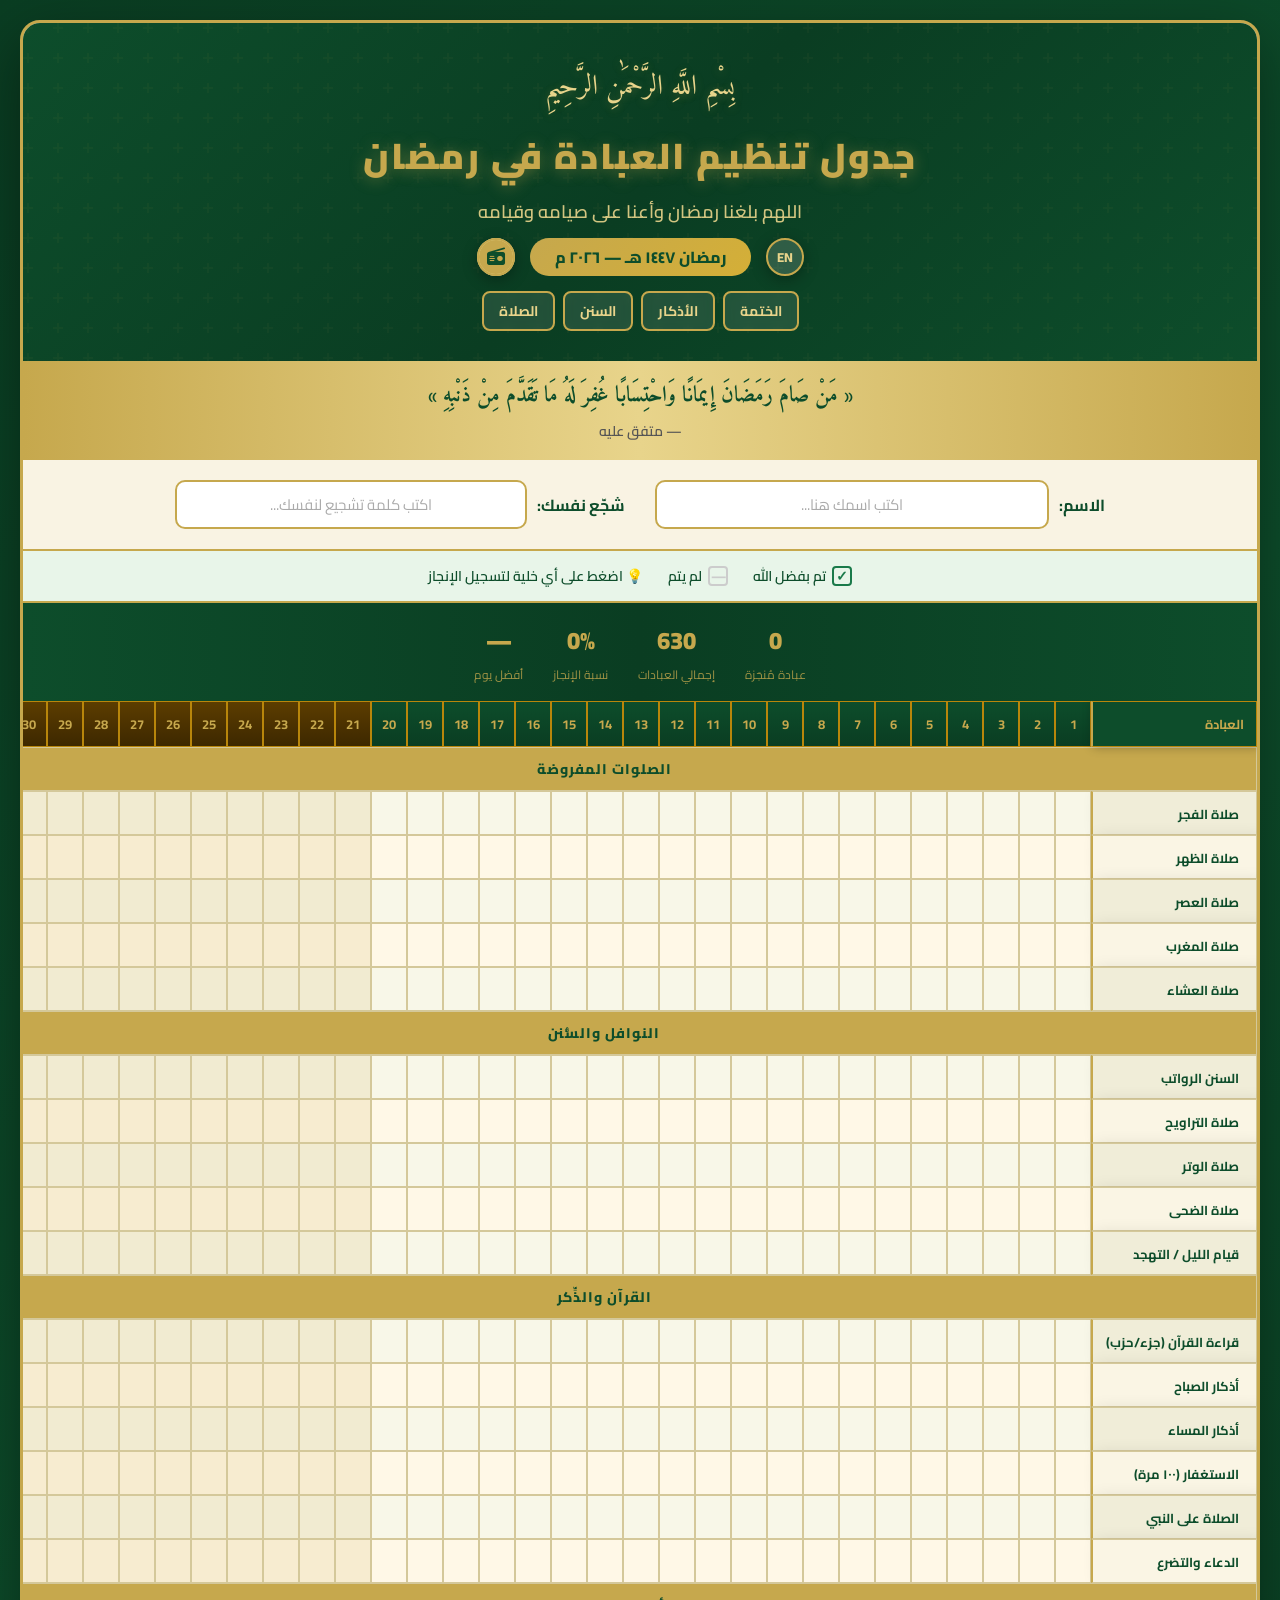
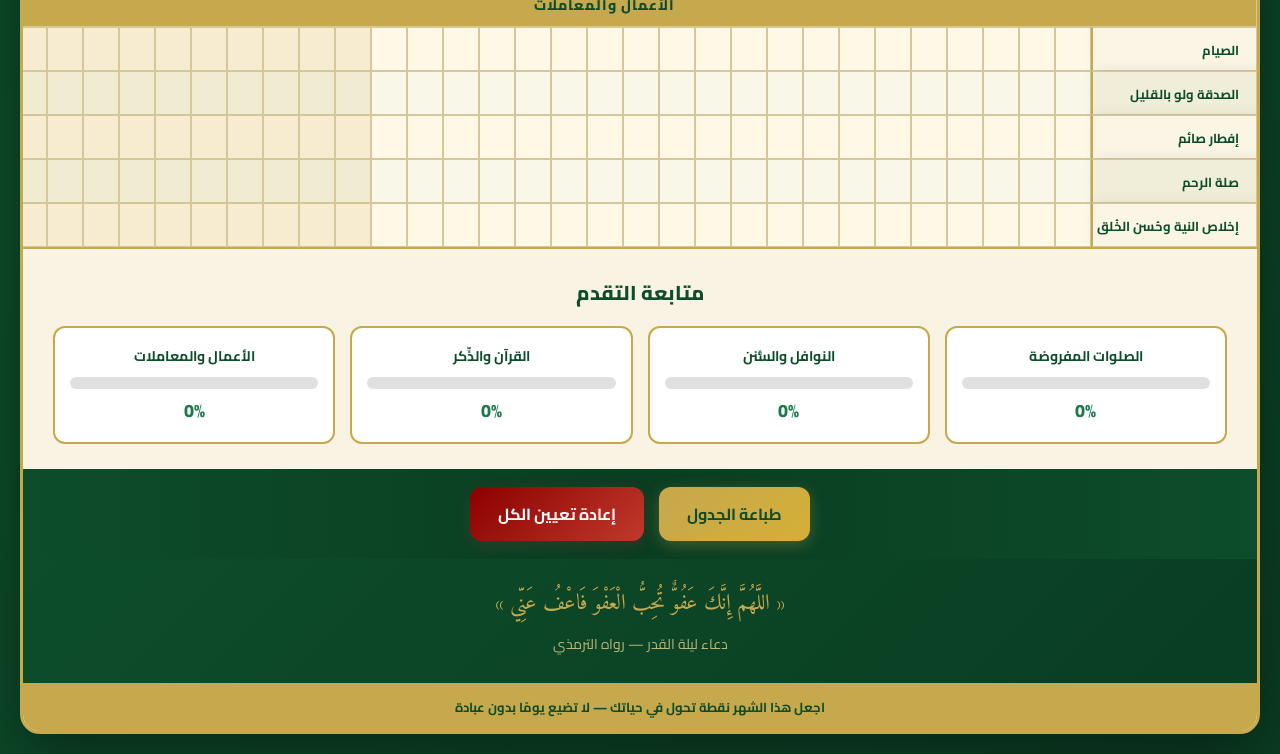
<file: index.html>
<!DOCTYPE html>
<html lang="ar" dir="rtl">

<head>
    <meta charset="UTF-8">
    <meta name="viewport" content="width=device-width, initial-scale=1.0">
    <meta name="theme-color" content="#0D4D2B">
    <meta name="apple-mobile-web-app-capable" content="yes">
    <meta name="apple-mobile-web-app-status-bar-style" content="black-translucent">
    <title>جدول تنظيم العبادة في رمضان</title>
    <meta name="description"
        content="جدول تفاعلي وشامل لتنظيم العبادات، تتبع الختمة، والأذكار اليومية خلال شهر رمضان المبارك ١٤٤٧ هـ.">
    <!-- Social Media Meta Tags -->
    <meta property="og:title" content="جدول تنظيم العبادة في رمضان - ١٤٤٧ هـ">
    <meta property="og:description" content="جدول تفاعلي لتنظيم وتتبع العبادات اليومية في شهر رمضان المبارك.">
    <meta property="og:image" content="https://joy-s-s.github.io/Ramadan-Tracker/icon.png">
    <meta property="og:url" content="https://joy-s-s.github.io/Ramadan-Tracker/">
    <meta property="og:type" content="website">
    <meta name="twitter:card" content="summary_large_image">
    <meta name="twitter:title" content="جدول تنظيم العبادة في رمضان">
    <meta name="twitter:description" content="تتبع عباداتك في رمضان بسهولة مع هذا الجدول التفاعلي.">
    <meta name="twitter:image" content="https://joy-s-s.github.io/Ramadan-Tracker/icon.png">

    <link rel="preconnect" href="https://fonts.googleapis.com">
    <link rel="preconnect" href="https://fonts.gstatic.com" crossorigin>
    <link rel="preload" as="style"
        href="https://fonts.googleapis.com/css2?family=Amiri:wght@400;700&family=Cairo:wght@400;600;700;800;900&display=swap">
    <link rel="stylesheet"
        href="https://fonts.googleapis.com/css2?family=Amiri:wght@400;700&family=Cairo:wght@400;600;700;800;900&display=swap"
        media="print" onload="this.media='all'">
    <noscript>
        <link rel="stylesheet"
            href="https://fonts.googleapis.com/css2?family=Amiri:wght@400;700&family=Cairo:wght@400;600;700;800;900&display=swap">
    </noscript>
    <link rel="stylesheet" href="https://cdnjs.cloudflare.com/ajax/libs/font-awesome/6.4.0/css/all.min.css">
    <link rel="icon" type="image/x-icon" href="icon.png">
    <link rel="manifest" href="manifest.json">
    <link rel="apple-touch-icon" href="icon.png">
    <link rel="stylesheet" href="shared.css">
    <style>
        /* ===== INDEX-SPECIFIC OVERRIDES ===== */
        .container {
            max-width: 1400px;
        }

        .header {
            min-height: 250px;
        }

        @media (max-width: 480px) {
            .header {
                min-height: auto;
            }
        }

        html[lang="en"] .info-field label,
        html[lang="en"] .stat-label,
        html[lang="en"] .toolbar-btn,
        html[lang="en"] .main-title {
            font-family: 'Cairo', sans-serif;
        }

        /* ===== MOTIVATIONAL SECTION ===== */
        .motivation {
            background: linear-gradient(90deg, var(--gold) 0%, var(--gold-light) 50%, var(--gold) 100%);
            padding: 15px 30px;
            text-align: center;
        }

        .motivation p {
            font-family: 'Amiri', serif;
            font-size: 22px;
            color: var(--dark-green);
            font-weight: 700;
        }

        .motivation .hadith-ref {
            font-size: 14px;
            font-family: 'Cairo', sans-serif;
            color: #555;
            font-weight: 600;
        }

        /* ===== NAME & INFO SECTION ===== */
        .info-section {
            display: flex;
            justify-content: center;
            align-items: center;
            gap: 30px;
            padding: 20px 30px;
            background: #f9f3e3;
            border-bottom: 2px solid var(--gold);
            flex-wrap: wrap;
        }

        .info-field {
            display: flex;
            align-items: center;
            gap: 10px;
            flex: 1;
            min-width: 250px;
            max-width: 450px;
        }

        .info-field label {
            font-weight: 700;
            color: var(--dark-green);
            font-size: 16px;
            white-space: nowrap;
        }

        .info-field input {
            flex: 1;
            padding: 8px 15px;
            border: 2px solid var(--gold);
            border-radius: 10px;
            background: white;
            font-family: 'Cairo', sans-serif;
            font-size: 15px;
            font-weight: 600;
            color: var(--dark-green);
            text-align: center;
            outline: none;
            transition: all 0.3s;
        }

        .info-field input:focus {
            border-color: var(--green);
            box-shadow: 0 0 10px rgba(26, 122, 74, 0.2);
        }

        .info-field input::placeholder {
            color: #aaa;
            font-weight: 400;
        }

        /* ===== LEGEND ===== */
        .legend {
            display: flex;
            justify-content: center;
            gap: 25px;
            padding: 12px 30px;
            background: var(--light-green);
            border-bottom: 2px solid var(--gold);
            flex-wrap: wrap;
        }

        .legend-item {
            display: flex;
            align-items: center;
            gap: 6px;
            font-size: 14px;
            font-weight: 600;
            color: var(--dark-green);
        }

        .legend-check {
            width: 20px;
            height: 20px;
            border: 2px solid var(--green);
            border-radius: 4px;
            display: flex;
            align-items: center;
            justify-content: center;
            font-size: 14px;
            color: var(--green);
            font-weight: bold;
        }

        /* ===== TABLE ===== */
        .table-wrapper {
            overflow-x: auto;
            padding: 0;
        }

        table {
            width: 100%;
            border-collapse: separate;
            border-spacing: 0;
            font-size: 12px;
        }

        thead th {
            background: linear-gradient(180deg, var(--dark-green), #0a3d22);
            color: var(--gold);
            padding: 10px 4px;
            font-weight: 700;
            font-size: 13px;
            border: 1px solid var(--border);
            position: sticky;
            top: 0;
            z-index: 10;
            text-align: center;
        }

        thead th:first-child {
            min-width: 160px;
            text-align: start;
            padding-inline-start: 12px;
            position: sticky;
            inset-inline-start: 0;
            z-index: 25;
            background: var(--dark-green) !important;
            border-inline-end: 2px solid var(--gold);
            box-shadow: 2px 0 10px rgba(0, 0, 0, 0.3);
        }

        thead th.day-header {
            min-width: 36px;
            width: 36px;
        }

        tbody tr {
            transition: background 0.2s;
        }

        tbody tr:nth-child(even) {
            background: rgba(232, 245, 233, 0.3);
        }

        tbody tr:hover {
            background: rgba(198, 168, 77, 0.1);
        }

        tbody td {
            border: 1px solid #d4c89a;
            padding: 6px 4px;
            text-align: center;
            vertical-align: middle;
        }

        tbody td:first-child {
            text-align: start;
            padding-inline-start: 12px;
            font-weight: 700;
            color: var(--dark-green);
            white-space: nowrap;
            background: #faf5e4 !important;
            font-size: 13px;
            position: sticky;
            inset-inline-start: 0;
            z-index: 5;
            border-inline-end: 2px solid var(--gold);
            box-shadow: 5px 0 15px rgba(0, 0, 0, 0.08);
        }

        tbody tr:nth-child(even) td:first-child {
            background: #f0edd8 !important;
        }

        .category-row td {
            position: sticky !important;
            inset-inline-start: 0 !important;
            z-index: 6 !important;
        }

        .worship-icon {
            margin-inline-end: 5px;
            font-size: 16px;
        }

        .checkbox-cell {
            width: 36px;
            height: 28px;
            cursor: pointer;
            position: relative;
        }

        .checkbox-cell:hover {
            background: rgba(26, 122, 74, 0.15) !important;
        }

        .checkbox-cell.checked {
            background: rgba(26, 122, 74, 0.12) !important;
        }

        .checkbox-cell.checked::after {
            content: '✓';
            color: var(--green);
            font-size: 18px;
            font-weight: 900;
        }

        /* ===== CATEGORY ROWS ===== */
        .category-row td {
            background: var(--gold) !important;
            color: var(--dark-green) !important;
            font-weight: 800 !important;
            font-size: 14px !important;
            text-align: center !important;
            padding: 8px !important;
            letter-spacing: 1px;
        }

        /* Override the tbody td:first-child cream background for category rows */
        tbody tr.category-row td:first-child {
            background: var(--gold) !important;
            box-shadow: none;
            border-inline-end: none;
        }

        /* ===== SPECIAL ROWS ===== */
        .last-ten {
            background: rgba(198, 168, 77, 0.15) !important;
        }

        .last-ten td:first-child {
            background: rgba(198, 168, 77, 0.25) !important;
        }

        /* ===== PROGRESS SECTION ===== */
        .progress-section {
            padding: 25px 30px;
            background: #f9f3e3;
            border-top: 2px solid var(--gold);
        }

        .progress-title {
            text-align: center;
            font-size: 20px;
            font-weight: 800;
            color: var(--dark-green);
            margin-bottom: 15px;
        }

        .progress-grid {
            display: grid;
            grid-template-columns: repeat(auto-fit, minmax(250px, 1fr));
            gap: 15px;
        }

        @media (max-width: 1150px) {
            .progress-grid {
                grid-template-columns: repeat(2, 1fr);
            }
        }

        .progress-card {
            background: white;
            border: 2px solid var(--gold);
            border-radius: 12px;
            padding: 15px;
            text-align: center;
        }

        .progress-card h4 {
            color: var(--dark-green);
            font-size: 14px;
            margin-bottom: 8px;
        }

        .progress-bar-bg {
            width: 100%;
            height: 12px;
            background: #e0e0e0;
            border-radius: 6px;
            overflow: hidden;
        }

        .progress-bar-fill {
            height: 100%;
            background: linear-gradient(90deg, var(--green), var(--gold));
            border-radius: 6px;
            width: 0%;
            transition: width 0.5s;
        }

        .progress-percent {
            font-size: 18px;
            font-weight: 800;
            color: var(--green);
            margin-top: 5px;
        }

        /* ===== DUA SECTION ===== */
        .dua-section {
            background: linear-gradient(135deg, var(--dark-green), #0a3d22);
            padding: 25px 30px;
            text-align: center;
        }

        .dua-section p {
            font-family: 'Amiri', serif;
            font-size: 22px;
            color: var(--gold);
            margin-bottom: 5px;
        }

        .dua-section .meaning {
            font-family: 'Cairo', sans-serif;
            font-size: 14px;
            color: var(--gold-light);
            opacity: 0.8;
        }

        /* ===== FOOTER ===== */
        .footer {
            background: var(--gold);
            padding: 12px;
            text-align: center;
            font-size: 13px;
            color: var(--dark-green);
            font-weight: 700;
        }

        /* ===== ACTION TOOLBAR ===== */
        .action-toolbar {
            display: flex;
            justify-content: center;
            align-items: center;
            gap: 15px;
            padding: 18px 30px;
            background: linear-gradient(90deg, var(--dark-green), #0a3d22, var(--dark-green));
            flex-wrap: wrap;
        }

        .action-toolbar .toolbar-btn {
            border: none;
            padding: 12px 28px;
            border-radius: 12px;
            font-family: 'Cairo', sans-serif;
            font-size: 16px;
            font-weight: 700;
            cursor: pointer;
            transition: all 0.3s;
            display: flex;
            align-items: center;
            gap: 8px;
        }

        .toolbar-btn.print-btn {
            background: linear-gradient(135deg, var(--gold), var(--accent));
            color: var(--dark-green);
            box-shadow: 0 4px 15px rgba(198, 168, 77, 0.3);
        }

        .toolbar-btn.print-btn:hover {
            transform: translateY(-2px);
            box-shadow: 0 8px 25px rgba(198, 168, 77, 0.5);
        }

        .toolbar-btn.reset-btn {
            background: linear-gradient(135deg, #8B0000, #c0392b);
            color: white;
            box-shadow: 0 4px 15px rgba(192, 57, 43, 0.2);
        }

        .toolbar-btn.reset-btn:hover {
            transform: translateY(-2px);
            box-shadow: 0 8px 25px rgba(192, 57, 43, 0.4);
        }

        @media print {
            @page {
                size: landscape;
                margin: 3mm;
            }

            body {
                background: white !important;
                padding: 0 !important;
                margin: 0 !important;
                -webkit-print-color-adjust: exact;
                print-color-adjust: exact;
            }

            .container {
                box-shadow: none !important;
                border: none !important;
                width: 100% !important;
                max-width: none !important;
                margin: 0 !important;
                padding: 0 !important;
                background: white !important;
            }

            /* Hide everything except info and table */
            .header,
            .motivation,
            .dua-section,
            .footer,
            .no-print,
            .action-toolbar,
            .legend,
            .stats-bar,
            .progress-section {
                display: none !important;
            }

            * {
                -webkit-print-color-adjust: exact !important;
                print-color-adjust: exact !important;
            }

            /* Show a very compact title for print */
            .print-only-title {
                display: block !important;
                text-align: center;
                font-size: 1.8vh;
                font-weight: 800;
                margin: 0 0 0.5vh 0;
                color: #0D4D2B;
            }

            .info-section {
                display: flex !important;
                flex-direction: row !important;
                padding: 2px 5px !important;
                margin-bottom: 2px !important;
                background: transparent !important;
                border: 1px solid #ddd !important;
                gap: 20px !important;
            }

            .info-field {
                flex: 1 !important;
                min-width: 0 !important;
            }

            .info-field label {
                font-size: 1.2vh !important;
            }

            .info-field input {
                border-bottom: 1px solid #333 !important;
                border-top: none !important;
                border-left: none !important;
                border-right: none !important;
                font-size: 1.2vh !important;
                padding: 1px !important;
            }

            .table-wrapper {
                padding: 0 !important;
                overflow: visible !important;
                height: 91vh !important;
                /* Scaled to fit all rows on A4/A3 */
            }

            table {
                font-size: 0.85vh !important;
                width: 100% !important;
                table-layout: fixed !important;
                border-collapse: collapse !important;
            }

            thead th,
            tbody td {
                border: 0.5pt solid #888 !important;
                position: static !important;
                background: white !important;
                color: black !important;
                padding: 1px !important;
                height: 3.1vh !important;
                /* Balanced for all paper sizes */
            }

            thead th {
                background: #f5f5f5 !important;
                font-weight: bold !important;
                height: 2.1vh !important;
            }

            thead th:first-child,
            tbody td:first-child {
                text-align: start !important;
                padding-inline-start: 8px !important;
                font-size: 1.05vh !important;
                width: 28% !important;
                background: #f9f9f9 !important;
                white-space: normal !important;
                word-wrap: break-word !important;
            }

            .day-header,
            .checkbox-cell {
                width: auto !important;
            }

            .checkbox-cell.checked::after {
                font-size: 1.1vh !important;
                color: green !important;
            }

            .category-row td {
                background: #C6A84D !important;
                color: #0D4D2B !important;
                font-size: 1.1vh !important;
                font-weight: bold !important;
                text-align: center !important;
                padding: 2px !important;
                height: 2.1vh !important;
            }

            tbody tr.category-row td:first-child {
                background: #C6A84D !important;
                text-align: center !important;
            }

            thead th:last-child,
            .row-total {
                width: 4vh !important;
                font-size: 0.85vh !important;
                visibility: hidden !important;
            }
        }

        /* ===== MOBILE RESPONSIVE (index-specific) ===== */
        @media (max-width: 768px) {
            .crescent {
                font-size: 36px;
                margin-bottom: 6px;
            }

            .motivation {
                padding: 10px 15px;
            }

            .motivation p {
                font-size: 16px;
            }

            .info-section {
                flex-direction: column;
                gap: 12px;
                padding: 15px 15px;
            }

            .info-field {
                max-width: 100%;
                min-width: unset;
                width: 100%;
            }

            .info-field label {
                font-size: 14px;
            }

            .info-field input {
                font-size: 14px;
                padding: 7px 10px;
            }

            .legend {
                gap: 10px;
                padding: 10px 15px;
                flex-direction: column;
                align-items: center;
            }

            .legend-item {
                font-size: 12px;
            }

            .stats-bar {
                gap: 15px;
                padding: 12px 10px;
            }

            .stat-number {
                font-size: 18px;
            }

            .stat-label {
                font-size: 10px;
            }

            .table-wrapper {
                padding: 0;
            }

            table {
                font-size: 11px;
            }

            thead th {
                padding: 7px 3px;
                font-size: 11px;
            }

            thead th:first-child {
                min-width: 120px;
                padding-inline-end: 6px;
            }

            tbody td:first-child {
                font-size: 11px;
                padding-inline-end: 6px;
            }

            .checkbox-cell {
                width: 30px;
                height: 26px;
                min-width: 30px;
            }

            .checkbox-cell.checked::after {
                font-size: 15px;
            }

            thead th.day-header {
                min-width: 30px;
                width: 30px;
            }

            .category-row td {
                font-size: 12px !important;
                padding: 6px !important;
            }

            .worship-icon {
                font-size: 13px;
                margin-inline-end: 3px;
            }

            .progress-section {
                padding: 15px;
            }

            .progress-title {
                font-size: 16px;
            }

            .progress-grid {
                grid-template-columns: repeat(2, 1fr);
                gap: 10px;
            }

            .progress-card {
                padding: 10px;
            }

            .progress-card h4 {
                font-size: 12px;
            }

            .progress-percent {
                font-size: 15px;
            }

            .action-toolbar {
                padding: 12px 15px;
                gap: 10px;
            }

            .action-toolbar .toolbar-btn {
                padding: 10px 20px;
                font-size: 14px;
            }

            .dua-section {
                padding: 18px 15px;
            }

            .dua-section .meaning {
                font-size: 12px;
            }

            .footer {
                font-size: 11px;
                padding: 10px;
            }
        }

        @media (max-width: 480px) {
            .crescent {
                font-size: 30px;
                margin-bottom: 4px;
            }

            .motivation p {
                font-size: 14px;
            }

            .info-section {
                padding: 10px;
                gap: 8px;
            }

            .info-field {
                gap: 6px;
            }

            .info-field label {
                font-size: 13px;
            }

            .info-field input {
                font-size: 13px;
                padding: 6px 8px;
                border-radius: 8px;
            }

            .stats-bar {
                gap: 10px;
                padding: 10px 8px;
            }

            .stat-number {
                font-size: 16px;
            }

            table {
                font-size: 10px;
            }

            thead th {
                padding: 5px 2px;
                font-size: 10px;
            }

            thead th:first-child {
                min-width: 100px;
                font-size: 10px;
            }

            tbody td:first-child {
                font-size: 10px;
                min-width: 100px;
            }

            .checkbox-cell {
                width: 26px;
                height: 24px;
                min-width: 26px;
            }

            .checkbox-cell.checked::after {
                font-size: 13px;
            }

            thead th.day-header {
                min-width: 26px;
                width: 26px;
            }

            .progress-grid {
                grid-template-columns: 1fr 1fr;
                gap: 8px;
            }

            .action-toolbar .toolbar-btn {
                padding: 8px 16px;
                font-size: 13px;
                border-radius: 10px;
            }
        }

        @media (max-width: 360px) {
            .crescent {
                font-size: 26px;
            }

            .info-section {
                padding: 8px;
            }

            .info-field label {
                font-size: 12px;
            }

            .info-field input {
                font-size: 12px;
                padding: 5px 6px;
            }

            .stats-bar {
                gap: 8px;
                padding: 8px 6px;
            }

            .stat-number {
                font-size: 14px;
            }

            .stat-label {
                font-size: 9px;
            }

            table {
                font-size: 9px;
            }

            thead th {
                padding: 4px 1px;
                font-size: 9px;
            }

            thead th:first-child {
                min-width: 85px;
            }

            tbody td:first-child {
                font-size: 9px;
                min-width: 85px;
                padding-right: 4px;
            }

            .checkbox-cell {
                width: 22px;
                height: 22px;
                min-width: 22px;
            }

            .checkbox-cell.checked::after {
                font-size: 12px;
            }

            thead th.day-header {
                min-width: 22px;
                width: 22px;
            }

            .category-row td {
                font-size: 10px !important;
                padding: 4px !important;
            }

            .worship-icon {
                font-size: 11px;
                margin-left: 2px;
            }

            .action-toolbar {
                padding: 10px;
                gap: 8px;
            }

            .action-toolbar .toolbar-btn {
                padding: 7px 14px;
                font-size: 12px;
            }

            .dua-section {
                padding: 12px 8px;
            }

            .footer {
                font-size: 10px;
                padding: 8px;
            }
        }

        /* ===== STATS COUNTER ===== */
        .stats-bar {
            display: flex;
            justify-content: center;
            gap: 30px;
            padding: 15px;
            background: linear-gradient(90deg, var(--dark-green), #0a3d22, var(--dark-green));
            flex-wrap: wrap;
        }

        .stat-item {
            text-align: center;
            color: var(--gold);
        }

        .stat-number {
            font-size: 24px;
            font-weight: 900;
        }

        .stat-label {
            font-size: 12px;
            opacity: 0.8;
        }

        @media (max-width: 412px) {
            html[lang="en"] .stats-bar {
                display: grid;
                grid-template-columns: repeat(2, 1fr);
            }
        }

        @media (max-width: 370px) {
            .stats-bar {
                display: grid;
                grid-template-columns: repeat(2, 1fr);
            }
        }
    </style>
</head>

<body>

    <a href="#main-content" class="skip-link">تخطي إلى المحتوى</a>
    <div class="container">
        <!-- PRINT ONLY TITLE -->
        <div class="print-only-title" data-i18n="printTitle" style="display: none;">جدول تنظيم العبادة في رمضان - ١٤٤٧
            هـ</div>

        <!-- HEADER -->
        <div class="header" role="banner">
            <div class="header-content">
                <div class="bismillah" data-i18n="bismillah">بِسْمِ اللَّهِ الرَّحْمَٰنِ الرَّحِيمِ</div>
                <h1 class="main-title" data-i18n="mainTitle">جدول تنظيم العبادة في رمضان</h1>
                <p class="sub-title" data-i18n="subTitle">اللهم بلغنا رمضان وأعنا على صيامه وقيامه</p>
                <div class="year-badge-container">
                    <button onclick="toggleLanguage()" id="langBtn" class="lang-toggle" aria-label="تبديل اللغة"
                        title="English">EN</button>
                    <span class="year-badge" data-i18n="yearBadge">رمضان ١٤٤٧ هـ — ٢٠٢٦ م</span>
                    <div class="header-actions">
                        <a href="radio.html" class="radio-link" title="إذاعة القران الكريم"
                            data-i18n-title="radioTitle">
                            <i class="fas fa-radio"></i>
                            <div class="radio-pulse"></div>
                        </a>
                        <button id="installBtn" class="install-link" title="تثبيت التطبيق"
                            data-i18n-title="installTitle">
                            <i class="fas fa-download"></i>
                        </button>
                    </div>
                </div>
                <nav id="main-nav" class="lang-switch no-print" role="navigation" aria-label="التنقل الرئيسي">
                </nav>
            </div>
        </div>

        <!-- MOTIVATIONAL QUOTE -->
        <div class="motivation">
            <p data-i18n="quote">« مَنْ صَامَ رَمَضَانَ إِيمَانًا وَاحْتِسَابًا غُفِرَ لَهُ مَا تَقَدَّمَ مِنْ ذَنْبِهِ
                »</p>
            <span class="hadith-ref" data-i18n="hadithRef">— متفق عليه</span>
        </div>

        <!-- NAME & MOTIVATION SECTION -->
        <div class="info-section">
            <div class="info-field">
                <label data-i18n="nameLabel">الاسم:</label>
                <input type="text" id="userName" placeholder="اكتب اسمك هنا..." maxlength="30"
                    data-i18n-placeholder="namePlaceholder">
            </div>
            <div class="info-field">
                <label data-i18n="motivationLabel">شجّع نفسك:</label>
                <input type="text" id="userMotivation" placeholder="اكتب كلمة تشجيع لنفسك..." maxlength="60"
                    data-i18n-placeholder="motivationPlaceholder">
            </div>
        </div>

        <!-- LEGEND -->
        <div class="legend no-print">
            <div class="legend-item">
                <div class="legend-check">✓</div>
                <span data-i18n="doneLabel">تم بفضل الله</span>
            </div>
            <div class="legend-item">
                <div class="legend-check" style="border-color:#ccc; color:#ccc;">—</div>
                <span data-i18n="notDoneLabel">لم يتم</span>
            </div>
            <div class="legend-item">
                <span data-i18n="instructionLabel">💡 اضغط على أي خلية لتسجيل الإنجاز</span>
            </div>
        </div>

        <!-- STATS BAR -->
        <div class="stats-bar no-print">
            <div class="stat-item">
                <div class="stat-number" id="totalChecked">0</div>
                <div class="stat-label" data-i18n="statDone">عبادة مُنجَزة</div>
            </div>
            <div class="stat-item">
                <div class="stat-number" id="totalPossible">0</div>
                <div class="stat-label" data-i18n="statTotal">إجمالي العبادات</div>
            </div>
            <div class="stat-item">
                <div class="stat-number" id="overallPercent">0%</div>
                <div class="stat-label" data-i18n="statPercent">نسبة الإنجاز</div>
            </div>
            <div class="stat-item">
                <div class="stat-number" id="bestDay">—</div>
                <div class="stat-label" data-i18n="statBestDay">أفضل يوم</div>
            </div>
        </div>

        <!-- TABLE -->
        <div id="main-content">
            <div class="table-wrapper">
                <table id="worshipTable">
                    <thead>
                        <tr>
                            <th data-i18n="tableActivity">العبادة</th>
                            <script>
                                // Will be populated by JS
                            </script>
                        </tr>
                    </thead>
                    <tbody id="tableBody">
                    </tbody>
                </table>
            </div>

            <!-- PROGRESS -->
            <div class="progress-section no-print">
                <h3 class="progress-title" data-i18n="progressTitle">متابعة التقدم</h3>
                <div class="progress-grid" id="progressGrid">
                </div>
            </div>

            <!-- ACTION TOOLBAR -->
            <div class="action-toolbar no-print">
                <button class="toolbar-btn print-btn" onclick="window.print()" data-i18n="btnPrint">طباعة
                    الجدول</button>
                <button class="toolbar-btn reset-btn" onclick="resetAll()" data-i18n="btnReset">إعادة تعيين
                    الكل</button>
            </div>

            <!-- DUA -->
            <div class="dua-section">
                <p data-i18n="bottomDua">« اللَّهُمَّ إِنَّكَ عَفُوٌّ تُحِبُّ الْعَفْوَ فَاعْفُ عَنِّي »</p>
                <span class="meaning" data-i18n="bottomDuaRef">دعاء ليلة القدر — رواه الترمذي</span>
            </div>

        </div><!-- /main-content -->

        <!-- FOOTER -->
        <footer class="footer" role="contentinfo" data-i18n="footerText">
            اجعل هذا الشهر نقطة تحول في حياتك — لا تضيع يومًا بدون عبادة
        </footer>
    </div>

    <script>
        const DAYS = 30;

        let currentLang = localStorage.getItem('ramadan_lang') || 'ar';

        const translations = {
            ar: {
                bismillah: "بِسْمِ اللَّهِ الرَّحْمَٰنِ الرَّحِيمِ",
                mainTitle: "جدول تنظيم العبادة في رمضان",
                subTitle: "اللهم بلغنا رمضان وأعنا على صيامه وقيامه",
                yearBadge: "رمضان ١٤٤٧ هـ — ٢٠٢٦ م",
                quote: "« مَنْ صَامَ رَمَضَانَ إِيمَانًا وَاحْتِسَابًا غُفِرَ لَهُ مَا تَقَدَّمَ مِنْ ذَنْبِهِ »",
                hadithRef: "— متفق عليه",
                nameLabel: "الاسم:",
                namePlaceholder: "اكتب اسمك هنا...",
                motivationLabel: "شجّع نفسك:",
                motivationPlaceholder: "اكتب كلمة تشجيع لنفسك...",
                doneLabel: "تم بفضل الله",
                notDoneLabel: "لم يتم",
                instructionLabel: "💡 اضغط على أي خلية لتسجيل الإنجاز",
                statDone: "عبادة مُنجَزة",
                statTotal: "إجمالي العبادات",
                statPercent: "نسبة الإنجاز",
                statBestDay: "أفضل يوم",
                tableActivity: "العبادة",
                tableTotal: "المجموع",
                progressTitle: "متابعة التقدم",
                printTitle: "جدول تنظيم العبادة في رمضان - ١٤٤٧ هـ",
                btnPrint: "طباعة الجدول",
                btnReset: "إعادة تعيين الكل",
                btnTasbih: "الأذكار",
                btnSunnah: "السنن",
                btnQuran: "الختمة",
                btnSalah: "الصلاة",
                bottomDua: "« اللَّهُمَّ إِنَّكَ عَفُوٌّ تُحِبُّ الْعَفْوَ فَاعْفُ عَنِّي »",
                bottomDuaRef: "دعاء ليلة القدر — رواه الترمذي",
                footerText: "اجعل هذا الشهر نقطة تحول في حياتك — لا تضيع يومًا بدون عبادة",
                resetConfirm: "هل أنت متأكد؟ سيتم مسح جميع البيانات المحفوظة",
                radioTitle: "إذاعة القرآن الكريم",
                installTitle: "تثبيت التطبيق"
            },
            en: {
                bismillah: "In the name of Allah, the Most Gracious, the Most Merciful",
                mainTitle: "Ramadan Worship Tracker",
                subTitle: "O Allah, let us reach Ramadan and help us fast and pray",
                yearBadge: "Ramadan 1447 H — 2026 G",
                quote: "“Whoever fasts Ramadan out of faith and in the hope of reward, his previous sins will be forgiven.”",
                hadithRef: "— Agreed upon",
                nameLabel: "Name:",
                namePlaceholder: "Write your name here...",
                motivationLabel: "Motivation:",
                motivationPlaceholder: "Write an encouraging word...",
                doneLabel: "Done by Allah's Grace",
                notDoneLabel: "Not Done",
                instructionLabel: "💡 Click any cell to record achievement",
                statDone: "Worships Done",
                statTotal: "Total Worships",
                statPercent: "Completion Rate",
                statBestDay: "Best Day",
                tableActivity: "Worship Act",
                tableTotal: "Total",
                progressTitle: "Progress Tracking",
                printTitle: "Ramadan Worship Schedule - 1447 H",
                btnPrint: "Print Tracker",
                btnReset: "Reset All",
                btnTasbih: "Adhkar",
                btnSunnah: "Sunnah",
                btnQuran: "Quran",
                btnSalah: "Salah Guide",
                bottomDua: "“O Allah, You are Forgiving and love forgiveness, so forgive me”",
                bottomDuaRef: "Laylat al-Qadr Dua — Narrated by At-Tirmidhi",
                footerText: "Make this month a turning point in your life — don't waste a day without worship",
                resetConfirm: "Are you sure? All saved data will be deleted.",
                radioTitle: "Quran Radio",
                installTitle: "Install App"
            }
        };

        const worshipData = [
            {
                category: 'الصلوات المفروضة',
                categoryEn: 'Obligatory Prayers',
                items: [
                    { id: 'fajr', name: 'صلاة الفجر', nameEn: 'Fajr Prayer', icon: '' },
                    { id: 'dhuhr', name: 'صلاة الظهر', nameEn: 'Dhuhr Prayer', icon: '' },
                    { id: 'asr', name: 'صلاة العصر', nameEn: 'Asr Prayer', icon: '' },
                    { id: 'maghrib', name: 'صلاة المغرب', nameEn: 'Maghrib Prayer', icon: '' },
                    { id: 'isha', name: 'صلاة العشاء', nameEn: 'Isha Prayer', icon: '' },
                ]
            },
            {
                category: 'النوافل والسُّنن',
                categoryEn: 'Sunnah & Voluntary',
                items: [
                    { id: 'sunnah_rawatib', name: 'السنن الرواتب', nameEn: 'Sunnah Rawatib', icon: '' },
                    { id: 'taraweeh', name: 'صلاة التراويح', nameEn: 'Taraweeh Prayer', icon: '' },
                    { id: 'witr', name: 'صلاة الوتر', nameEn: 'Witr Prayer', icon: '' },
                    { id: 'duha', name: 'صلاة الضحى', nameEn: 'Duha Prayer', icon: '' },
                    { id: 'tahajjud', name: 'قيام الليل / التهجد', nameEn: 'Night Prayer / Tahajjud', icon: '' },
                ]
            },
            {
                category: 'القرآن والذِّكر',
                categoryEn: 'Quran & Dhikr',
                items: [
                    { id: 'quran', name: 'قراءة القرآن (جزء/حزب)', nameEn: 'Quran (Juz/Hizb)', icon: '' },
                    { id: 'adhkar_sabah', name: 'أذكار الصباح', nameEn: 'Morning Adhkar', icon: '' },
                    { id: 'adhkar_masaa', name: 'أذكار المساء', nameEn: 'Evening Adhkar', icon: '' },
                    { id: 'istighfar', name: 'الاستغفار (١٠٠ مرة)', nameEn: 'Istighfar (100x)', icon: '' },
                    { id: 'salawat', name: 'الصلاة على النبي', nameEn: 'Salawat on Prophet', icon: '' },
                    { id: 'dua', name: 'الدعاء والتضرع', nameEn: 'Dua & Supplication', icon: '' },
                ]
            },
            {
                category: 'الأعمال والمعاملات',
                categoryEn: 'Deeds & Character',
                items: [
                    { id: 'siyam', name: 'الصيام', nameEn: 'Fasting', icon: '' },
                    { id: 'sadaqah', name: 'الصدقة ولو بالقليل', nameEn: 'Sadaqah (Charity)', icon: '' },
                    { id: 'iftar_saim', name: 'إفطار صائم', nameEn: 'Iftar for Faster', icon: '' },
                    { id: 'silat_rahim', name: 'صلة الرحم', nameEn: 'Upholding Kinship', icon: '' },
                    { id: 'ikhlas_niyyah', name: 'إخلاص النية وحُسن الخُلق', nameEn: 'Sincerity & Good Character', icon: '' },
                ]
            }
        ];

        function toggleLanguage() {
            currentLang = currentLang === 'ar' ? 'en' : 'ar';
            localStorage.setItem('ramadan_lang', currentLang);
            updateUI();
        }

        function updateUI() {
            // Update lang and dir
            document.documentElement.lang = currentLang;
            document.documentElement.dir = currentLang === 'ar' ? 'rtl' : 'ltr';

            // Update button text
            document.getElementById('langBtn').textContent = currentLang === 'ar' ? 'EN' : '\u0639';

            // Update all elements with data-i18n
            document.querySelectorAll('[data-i18n]').forEach(el => {
                const key = el.getAttribute('data-i18n');
                if (translations[currentLang][key]) {
                    el.textContent = translations[currentLang][key];
                }
            });

            // Update placeholders
            document.querySelectorAll('[data-i18n-placeholder]').forEach(el => {
                const key = el.getAttribute('data-i18n-placeholder');
                if (translations[currentLang][key]) {
                    el.placeholder = translations[currentLang][key];
                }
            });

            // Update titles
            document.querySelectorAll('[data-i18n-title]').forEach(el => {
                const key = el.getAttribute('data-i18n-title');
                if (translations[currentLang][key]) {
                    el.title = translations[currentLang][key];
                }
            });

            // Rebuild Table and Progress
            buildTable();
            loadState();
            updateStats();
        }

        // Build table
        function buildTable() {
            const thead = document.querySelector('thead tr');
            const tbody = document.getElementById('tableBody');

            // Clear previous items
            thead.innerHTML = `<th data-i18n="tableActivity">${translations[currentLang].tableActivity}</th>`;
            tbody.innerHTML = '';

            // Add day headers
            for (let d = 1; d <= DAYS; d++) {
                const th = document.createElement('th');
                th.className = 'day-header';
                th.textContent = d;
                if (d >= 21) th.style.background = 'linear-gradient(180deg, #5c3d00, #3d2800)';
                thead.appendChild(th);
            }

            // Add total column
            const thTotal = document.createElement('th');
            thTotal.textContent = translations[currentLang].tableTotal;
            thTotal.style.minWidth = '55px';
            thead.appendChild(thTotal);

            // Build rows
            worshipData.forEach(cat => {
                // Category row
                const catRow = document.createElement('tr');
                catRow.className = 'category-row';
                const catTd = document.createElement('td');
                catTd.colSpan = DAYS + 2;
                catTd.textContent = currentLang === 'ar' ? cat.category : cat.categoryEn;
                catRow.appendChild(catTd);
                tbody.appendChild(catRow);

                // Item rows
                cat.items.forEach(item => {
                    const row = document.createElement('tr');

                    // Name cell
                    const nameCell = document.createElement('td');
                    const displayName = currentLang === 'ar' ? item.name : item.nameEn;
                    nameCell.innerHTML = `<span class="worship-icon">${item.icon}</span> ${displayName}`;
                    row.appendChild(nameCell);

                    // Day cells
                    for (let d = 1; d <= DAYS; d++) {
                        const cell = document.createElement('td');
                        cell.className = 'checkbox-cell';
                        cell.dataset.worship = item.id;
                        cell.dataset.day = d;
                        cell.setAttribute('role', 'checkbox');
                        cell.setAttribute('aria-checked', 'false');
                        cell.setAttribute('tabindex', '0');
                        cell.setAttribute('aria-label', (currentLang === 'ar' ? item.name : item.nameEn) + ' - ' + (currentLang === 'ar' ? 'يوم' : 'Day') + ' ' + d);
                        if (d >= 21) cell.classList.add('last-ten');

                        function toggleCell(el) {
                            el.classList.toggle('checked');
                            el.setAttribute('aria-checked', el.classList.contains('checked') ? 'true' : 'false');
                            saveState();
                            updateStats();
                        }

                        cell.addEventListener('click', function () {
                            toggleCell(this);
                        });

                        cell.addEventListener('keydown', function (e) {
                            if (e.key === 'Enter' || e.key === ' ') {
                                e.preventDefault();
                                toggleCell(this);
                            }
                        });

                        row.appendChild(cell);
                    }

                    // Total cell
                    const totalCell = document.createElement('td');
                    totalCell.className = 'row-total';
                    totalCell.dataset.worship = item.id;
                    totalCell.style.fontWeight = '800';
                    totalCell.style.color = 'var(--dark-green)';
                    totalCell.style.background = 'rgba(232, 245, 233, 0.5)';
                    totalCell.textContent = '0';
                    row.appendChild(totalCell);

                    tbody.appendChild(row);
                });
            });
        }

        // Stats
        function updateStats() {
            const allCells = document.querySelectorAll('.checkbox-cell');
            const checked = document.querySelectorAll('.checkbox-cell.checked');
            const total = allCells.length;
            const done = checked.length;

            document.getElementById('totalChecked').textContent = done;
            document.getElementById('totalPossible').textContent = total;
            document.getElementById('overallPercent').textContent = (total > 0 ? Math.round((done / total) * 100) : 0) + '%';

            // Best day
            let dayScores = {};
            for (let d = 1; d <= DAYS; d++) dayScores[d] = 0;
            checked.forEach(c => {
                dayScores[c.dataset.day]++;
            });
            let bestDay = '—';
            let bestScore = 0;
            for (let d = 1; d <= DAYS; d++) {
                if (dayScores[d] > bestScore) {
                    bestScore = dayScores[d];
                    bestDay = d;
                }
            }
            document.getElementById('bestDay').textContent = bestScore > 0 ? bestDay : '—';

            // Row totals
            worshipData.forEach(cat => {
                cat.items.forEach(item => {
                    const itemChecked = document.querySelectorAll(`.checkbox-cell.checked[data-worship="${item.id}"]`).length;
                    const totalCell = document.querySelector(`.row-total[data-worship="${item.id}"]`);
                    if (totalCell) {
                        totalCell.textContent = itemChecked + '/' + DAYS;
                        const pct = itemChecked / DAYS;
                        if (pct >= 0.8) totalCell.style.color = '#27ae60';
                        else if (pct >= 0.5) totalCell.style.color = '#f39c12';
                        else if (pct > 0) totalCell.style.color = '#e74c3c';
                        else totalCell.style.color = '#999';
                    }
                });
            });

            updateProgress();
        }

        function updateProgress() {
            const grid = document.getElementById('progressGrid');
            grid.innerHTML = '';

            worshipData.forEach(cat => {
                let catTotal = 0;
                let catChecked = 0;
                cat.items.forEach(item => {
                    catTotal += DAYS;
                    catChecked += document.querySelectorAll(`.checkbox-cell.checked[data-worship="${item.id}"]`).length;
                });

                const pct = catTotal > 0 ? Math.round((catChecked / catTotal) * 100) : 0;
                const catName = currentLang === 'ar' ? cat.category : cat.categoryEn;

                const card = document.createElement('div');
                card.className = 'progress-card';
                card.innerHTML = `
                    <h4>${catName}</h4>
                    <div class="progress-bar-bg">
                        <div class="progress-bar-fill" style="width: ${pct}%"></div>
                    </div>
                    <div class="progress-percent">${pct}%</div>
                `;
                grid.appendChild(card);
            });
        }

        // Save/Load state
        function saveState() {
            const state = {};
            document.querySelectorAll('.checkbox-cell.checked').forEach(cell => {
                const key = cell.dataset.worship + '_' + cell.dataset.day;
                state[key] = true;
            });
            localStorage.setItem('ramadan_tracker_2026', JSON.stringify(state));
        }

        function saveUserInfo() {
            const name = document.getElementById('userName').value;
            const motivation = document.getElementById('userMotivation').value;
            localStorage.setItem('ramadan_user_name', name);
            localStorage.setItem('ramadan_user_motivation', motivation);
        }

        function loadUserInfo() {
            const name = localStorage.getItem('ramadan_user_name');
            const motivation = localStorage.getItem('ramadan_user_motivation');
            if (name) document.getElementById('userName').value = name;
            if (motivation) document.getElementById('userMotivation').value = motivation;
        }

        function loadState() {
            const saved = localStorage.getItem('ramadan_tracker_2026');
            if (saved) {
                const state = JSON.parse(saved);
                Object.keys(state).forEach(key => {
                    const parts = key.split('_');
                    const day = parts.pop();
                    const worship = parts.join('_');
                    const cell = document.querySelector(`.checkbox-cell[data-worship="${worship}"][data-day="${day}"]`);
                    if (cell) {
                        cell.classList.add('checked');
                        cell.setAttribute('aria-checked', 'true');
                    }
                });
            }
        }

        function resetAll() {
            if (confirm(translations[currentLang].resetConfirm)) {
                localStorage.removeItem('ramadan_tracker_2026');
                localStorage.removeItem('ramadan_user_name');
                localStorage.removeItem('ramadan_user_motivation');
                document.querySelectorAll('.checkbox-cell.checked').forEach(c => {
                    c.classList.remove('checked');
                    c.setAttribute('aria-checked', 'false');
                });
                document.getElementById('userName').value = '';
                document.getElementById('userMotivation').value = '';
                updateStats();
            }
        }

        // Input event listeners for auto-save
        document.getElementById('userName').addEventListener('input', saveUserInfo);
        document.getElementById('userMotivation').addEventListener('input', saveUserInfo);

        // Initialize
        updateUI();
        loadUserInfo();
    </script>

    <script src="shared.js"></script>

</body>


</html>
</file>
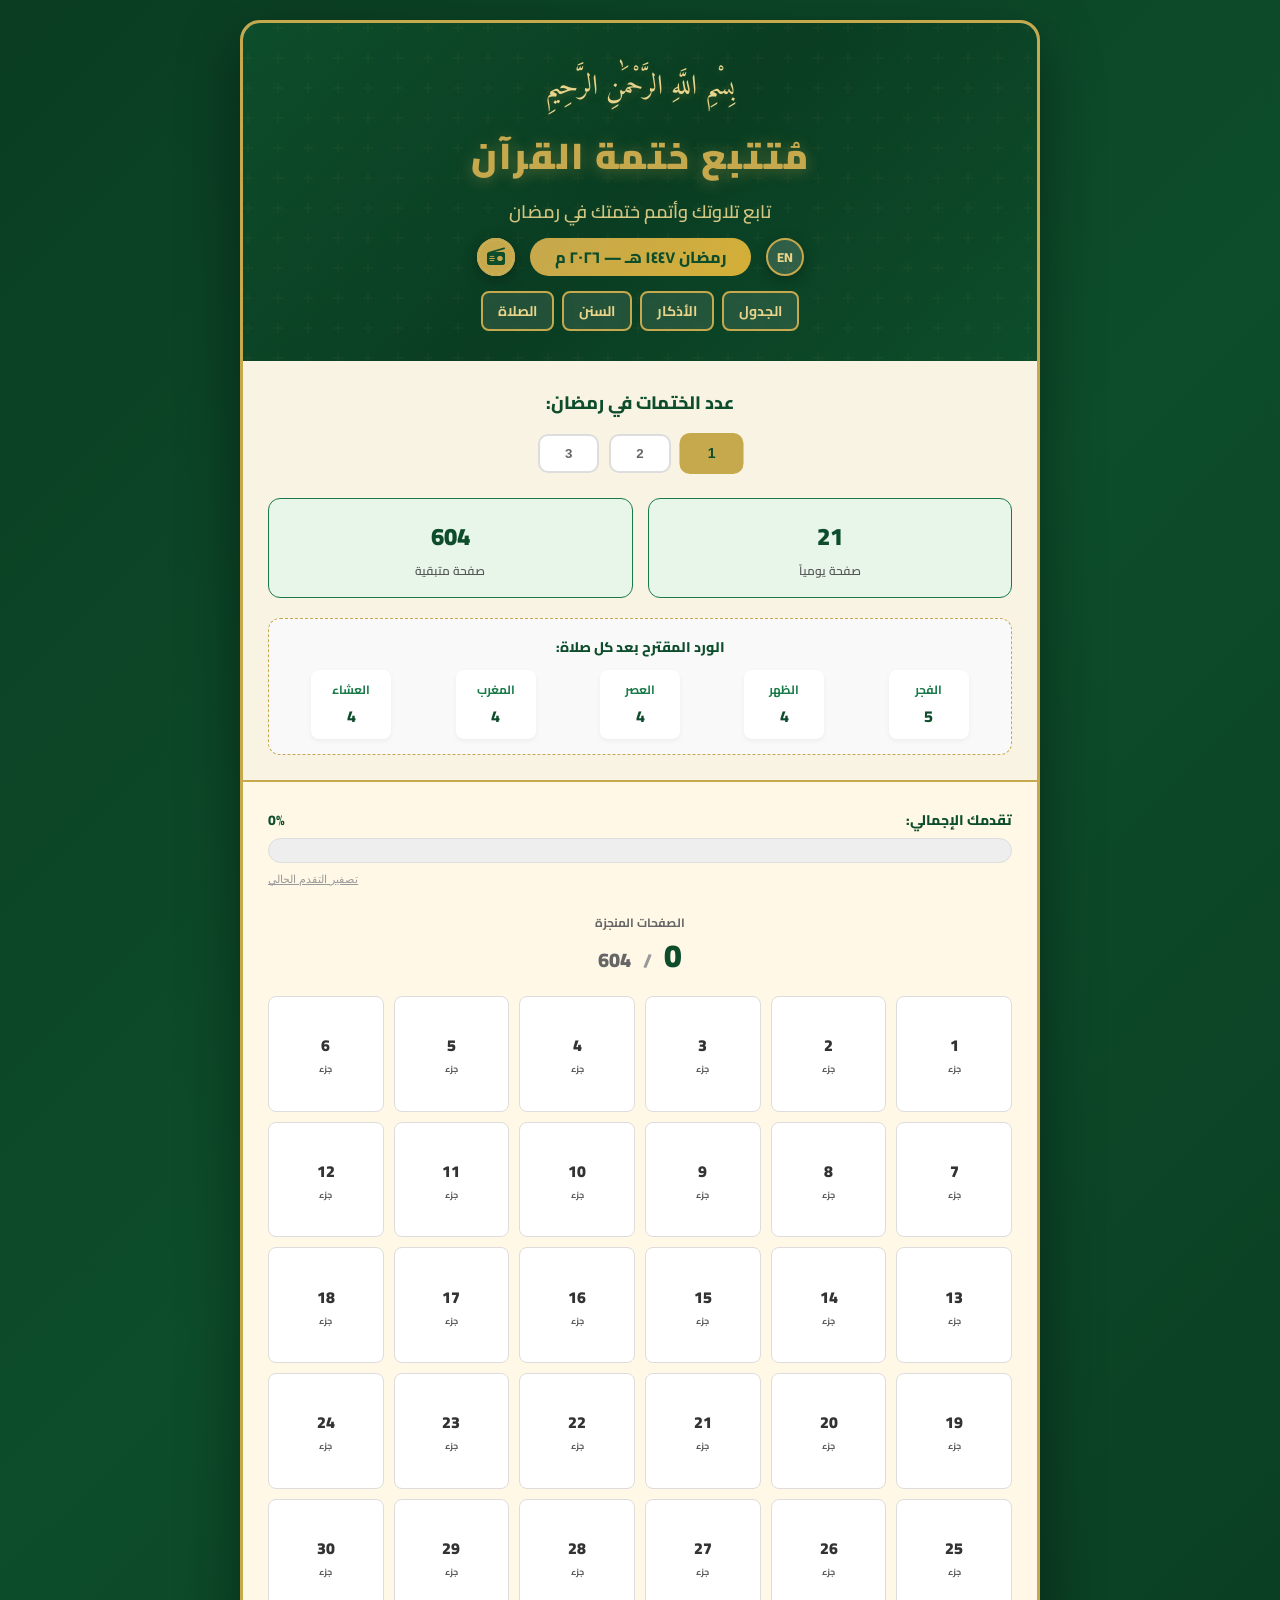
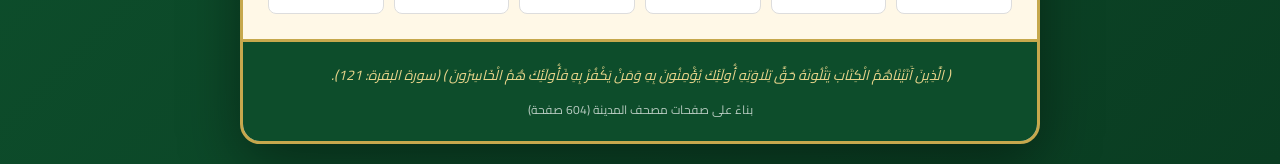
<file: quran.html>
<!DOCTYPE html>
<html lang="ar" dir="rtl">

<head>
    <meta charset="UTF-8">
    <meta name="viewport" content="width=device-width, initial-scale=1.0">
    <meta name="theme-color" content="#0D4D2B">
    <meta name="apple-mobile-web-app-capable" content="yes">
    <meta name="apple-mobile-web-app-status-bar-style" content="black-translucent">
    <title>مُتتبع الختمة - القرآن الكريم</title>
    <!-- Social Media Meta Tags -->
    <meta name="description"
        content="أداة ذكية لمتابعة ختمة القرآن الكريم في رمضان، حساب الورد اليومي وتقسيمه على الصلوات.">
    <meta property="og:title" content="مُتتبع الختمة - ختمة القرآن الكريم">
    <meta property="og:description" content="نظم قراءتك للقرآن في رمضان بسهولة، حدد هدفك وتابع تقدمك اليومي.">
    <meta property="og:image" content="https://joy-s-s.github.io/Ramadan-Tracker/icon.png">
    <meta property="og:url" content="https://joy-s-s.github.io/Ramadan-Tracker/quran.html">
    <meta property="og:type" content="website">


    <link rel="preconnect" href="https://fonts.googleapis.com">
    <link
        href="https://fonts.googleapis.com/css2?family=Amiri:wght@400;700&family=Cairo:wght@400;600;700;900&display=swap"
        rel="stylesheet">
    <link rel="stylesheet" href="https://cdnjs.cloudflare.com/ajax/libs/font-awesome/6.4.0/css/all.min.css">
    <link rel="icon" type="image/x-icon" href="icon.png">
    <link rel="manifest" href="manifest.json">
    <link rel="apple-touch-icon" href="icon.png">
    <link rel="stylesheet" href="shared.css">
    <style>
        /* ===== QURAN-SPECIFIC STYLES ===== */
        .container {
            max-width: 800px;
        }

        .controls {
            padding: 25px;
            background: #f9f3e3;
            border-bottom: 2px solid var(--gold);
            text-align: center;
        }

        .section-title {
            color: var(--dark-green);
            font-weight: 800;
            margin-bottom: 15px;
            font-size: 18px;
        }

        .target-selector {
            display: flex;
            justify-content: center;
            gap: 10px;
            margin-bottom: 25px;
        }

        .target-btn {
            background: white;
            border: 2px solid #ddd;
            padding: 10px 25px;
            border-radius: 10px;
            font-weight: 700;
            cursor: pointer;
            transition: 0.3s;
            color: #666;
        }

        .target-btn.active {
            background: var(--gold);
            border-color: var(--gold);
            color: var(--dark-green);
            transform: scale(1.05);
        }

        /* Stats Cards */
        .stats-grid {
            display: grid;
            grid-template-columns: repeat(2, 1fr);
            gap: 15px;
            margin-bottom: 20px;
        }

        .stat-card {
            background: var(--light-green);
            padding: 15px;
            border-radius: 12px;
            border: 1px solid var(--green);
            text-align: center;
        }

        .stat-value {
            font-size: 24px;
            font-weight: 900;
            color: var(--dark-green);
        }

        .stat-label {
            font-size: 12px;
            color: #555;
            font-weight: 600;
        }

        /* Prayer Breakdown */
        .prayer-breakdown {
            background: #f9f9f9;
            padding: 15px;
            border-radius: 12px;
            margin-top: 15px;
            border: 1px dashed var(--gold);
        }

        .prayer-grid {
            display: flex;
            justify-content: space-around;
            flex-wrap: wrap;
            gap: 10px;
            margin-top: 10px;
        }

        .prayer-item {
            text-align: center;
            background: white;
            padding: 8px 12px;
            border-radius: 8px;
            box-shadow: 0 2px 5px rgba(0, 0, 0, 0.05);
            min-width: 80px;
        }

        .prayer-name {
            font-size: 12px;
            color: var(--green);
            font-weight: 700;
        }

        .prayer-pages {
            font-size: 16px;
            font-weight: 800;
            color: var(--dark-green);
        }

        /* Progress Tracker */
        .progress-container {
            padding: 25px;
        }

        .total-progress-bar {
            height: 25px;
            background: #eee;
            border-radius: 12.5px;
            overflow: hidden;
            border: 1px solid #ddd;
            margin-bottom: 10px;
            position: relative;
        }

        .progress-fill {
            height: 100%;
            background: linear-gradient(90deg, var(--gold), var(--accent));
            width: 0%;
            transition: width 0.5s ease-out;
        }

        .progress-text-top {
            display: flex;
            justify-content: space-between;
            font-weight: 800;
            font-size: 14px;
            margin-bottom: 5px;
            color: var(--dark-green);
        }

        .input-group {
            display: flex;
            align-items: center;
            justify-content: center;
            gap: 10px;
            margin: 20px 0;
        }

        .page-input {
            width: 100px;
            padding: 12px;
            border: 2px solid var(--gold);
            border-radius: 8px;
            font-size: 20px;
            text-align: center;
            font-weight: 900;
            font-family: 'Cairo', sans-serif;
        }

        .quick-btn {
            background: var(--dark-green);
            color: white;
            border: none;
            padding: 12px 15px;
            border-radius: 8px;
            font-weight: 700;
            cursor: pointer;
            transition: 0.2s;
        }

        .quick-btn:active {
            transform: scale(0.95);
        }

        /* Juz Grid */
        .juz-grid {
            display: grid;
            grid-template-columns: repeat(6, 1fr);
            gap: 10px;
            margin-top: 20px;
        }

        .juz-card {
            aspect-ratio: 1;
            background: white;
            border: 1px solid #ddd;
            border-radius: 8px;
            display: flex;
            flex-direction: column;
            align-items: center;
            justify-content: center;
            cursor: pointer;
            transition: 0.3s;
            position: relative;
        }

        .juz-card.completed {
            background: var(--gold);
            border-color: var(--accent);
            color: var(--dark-green);
        }

        .juz-card.completed::after {
            content: '✓';
            position: absolute;
            top: -5px;
            right: -5px;
            background: var(--dark-green);
            color: white;
            width: 18px;
            height: 18px;
            border-radius: 50%;
            font-size: 12px;
            display: flex;
            align-items: center;
            justify-content: center;
            font-weight: bold;
        }

        .juz-num {
            font-size: 16px;
            font-weight: 900;
        }

        .juz-label {
            font-size: 9px;
            opacity: 0.8;
            font-weight: 700;
        }

        .footer {
            background: var(--dark-green);
            color: rgba(255, 255, 255, 0.7);
            padding: 20px;
            text-align: center;
            font-size: 12px;
            border-top: 3px solid var(--gold);
        }

        .footer-quote {
            color: var(--gold-light);
            font-style: italic;
            margin-bottom: 10px;
            font-size: 14px;
        }

        [dir="ltr"] body {
            text-align: left;
        }

        /* Quran-specific responsive */
        @media (max-width: 768px) {
            .footer {
                font-size: 11px;
                padding: 10px;
            }
        }

        @media (max-width: 480px) {
            .juz-grid {
                grid-template-columns: repeat(5, 1fr);
            }

            .stats-grid {
                grid-template-columns: 1fr;
            }

            .prayer-item {
                flex: 1 1 30%;
            }
        }

        @media (max-width: 360px) {
            .footer {
                font-size: 10px;
                padding: 8px;
            }

            .juz-grid {
                grid-template-columns: repeat(4, 1fr);
            }
        }
    </style>
</head>

<body>

    <a href="#main-content" class="skip-link">تخطي إلى المحتوى</a>
    <div class="container">
        <header class="header" role="banner">
            <div class="header-content">
                <div class="bismillah" data-i18n="bismillah">بِسْمِ اللَّهِ الرَّحْمَٰنِ الرَّحِيمِ</div>
                <h1 class="main-title" data-i18n="mainTitle">مُتتبع ختمة القرآن</h1>
                <p class="sub-title" data-i18n="subTitle">تابع تلاوتك وأتمم ختمتك في رمضان</p>
                <div class="year-badge-container">
                    <button onclick="toggleLanguage()" id="langBtn" class="lang-toggle" aria-label="تبديل اللغة"
                        title="English">EN</button>
                    <span class="year-badge" data-i18n="yearBadge">رمضان ١٤٤٧ هـ — ٢٠٢٦ م</span>
                    <div class="header-actions">
                        <a href="radio.html" class="radio-link" title="إذاعة القران الكريم"
                            data-i18n-title="radioTitle">
                            <i class="fas fa-radio"></i>
                            <div class="radio-pulse"></div>
                        </a>
                        <button id="installBtn" class="install-link" title="تثبيت التطبيق"
                            data-i18n-title="installTitle">
                            <i class="fas fa-download"></i>
                        </button>
                    </div>
                </div>
                <nav id="main-nav" class="lang-switch" role="navigation" aria-label="التنقل الرئيسي">
                </nav>
            </div>
        </header>

        <section class="controls">
            <h2 class="section-title" data-i18n="targetTitle">عدد الختمات في رمضان:</h2>
            <div class="target-selector">
                <button class="target-btn" onclick="setKhatmaCount(1)">1</button>
                <button class="target-btn active" onclick="setKhatmaCount(2)">2</button>
                <button class="target-btn" onclick="setKhatmaCount(3)">3</button>
            </div>

            <div class="stats-grid">
                <div class="stat-card">
                    <div class="stat-value" id="dailyPages">40</div>
                    <div class="stat-label" data-i18n="dailyPagesLabel">صفحة يومياً</div>
                </div>
                <div class="stat-card">
                    <div class="stat-value" id="remainingPages">604</div>
                    <div class="stat-label" data-i18n="remainingPagesLabel">صفحة متبقية</div>
                </div>
            </div>

            <div class="prayer-breakdown">
                <div class="section-title" style="font-size: 14px; margin-bottom: 8px;" data-i18n="prayerDivide">الورد
                    المقترح بعد كل صلاة:</div>
                <div class="prayer-grid">
                    <div class="prayer-item">
                        <div class="prayer-name" data-i18n="fajr">الفجر</div>
                        <div class="prayer-pages" id="p-fajr">8</div>
                    </div>
                    <div class="prayer-item">
                        <div class="prayer-name" data-i18n="dhuhr">الظهر</div>
                        <div class="prayer-pages" id="p-dhuhr">8</div>
                    </div>
                    <div class="prayer-item">
                        <div class="prayer-name" data-i18n="asr">العصر</div>
                        <div class="prayer-pages" id="p-asr">8</div>
                    </div>
                    <div class="prayer-item">
                        <div class="prayer-name" data-i18n="maghrib">المغرب</div>
                        <div class="prayer-pages" id="p-maghrib">8</div>
                    </div>
                    <div class="prayer-item">
                        <div class="prayer-name" data-i18n="isha">العشاء</div>
                        <div class="prayer-pages" id="p-isha">8</div>
                    </div>
                </div>
            </div>
        </section>

        <main class="progress-container">
            <div class="progress-text-top">
                <span data-i18n="yourProgress">تقدمك الإجمالي:</span>
                <span id="percentText">0%</span>
            </div>
            <div class="total-progress-bar">
                <div class="progress-fill" id="progressBar"></div>
            </div>

            <div style="display: flex; justify-content: flex-end; margin-bottom: 10px;">
                <button onclick="resetProgress()"
                    style="background: none; border: none; color: #999; cursor: pointer; font-size: 11px; text-decoration: underline;"
                    data-i18n="resetProgress">تصفير التقدم</button>
            </div>

            <div style="text-align: center; margin: 25px 0;">
                <div style="font-size: 12px; font-weight: 700; color: #666; margin-bottom: 5px;"
                    data-i18n="pagesCompleted">الصفحات المنجزة</div>
                <div style="font-size: 32px; font-weight: 900; color: var(--dark-green); line-height: 1;">
                    <span id="currentPageDisplay">0</span>
                    <span style="font-size: 18px; color: #999; margin: 0 5px;">/</span>
                    <span id="totalPagesDisplay" style="font-size: 20px; color: #666;">604</span>
                </div>
            </div>

            <div class="juz-grid" id="juzGrid">
                <!-- 30 Juz cards will be generated here -->
            </div>
        </main>

        <footer class="footer" role="contentinfo">
            <div class="footer-quote" data-i18n="footerQuote">« خياركم من تعلم القرآن وعلمه »</div>
            <div data-i18n="footerMushaf">بناءً على صفحات مصحف المدينة (604 صفحة)</div>
        </footer>
    </div>

    <script>
        const TOTAL_PAGES = 604;
        let khatmaTarget = parseInt(localStorage.getItem('quran_khatma_target')) || 1;
        let fullKhatmas = parseInt(localStorage.getItem('quran_full_khatmas')) || 0;
        let completedJuz = JSON.parse(localStorage.getItem('quran_completed_juz')) || [];
        let currentPage = parseInt(localStorage.getItem('quran_current_page')) || 0;
        let currentLang = localStorage.getItem('quran_lang') || 'ar';

        const JUZ_PAGES = [
            1, 22, 42, 62, 82, 102, 122, 142, 162, 182,
            202, 222, 242, 262, 282, 302, 322, 342, 362, 382,
            402, 422, 442, 462, 482, 502, 522, 542, 562, 582, 605
        ];

        const translations = {
            ar: {
                bismillah: "بِسْمِ اللَّهِ الرَّحْمَٰنِ الرَّحِيمِ",
                mainTitle: "مُتتبع ختمة القرآن",
                subTitle: "تابع تلاوتك وأتمم ختمتك في رمضان",
                yearBadge: "رمضان ١٤٤٧ هـ — ٢٠٢٦ م",
                backLink: "الجدول",
                btnTasbih: "الأذكار",
                btnSunnah: "السنن",
                btnSalah: "صفة الصلاة",
                targetTitle: "عدد الختمات في رمضان:",
                dailyPagesLabel: "صفحة يومياً",
                remainingPagesLabel: "صفحة متبقية",
                prayerDivide: "الورد المقترح بعد كل صلاة:",
                fajr: "الفجر", dhuhr: "الظهر", asr: "العصر", maghrib: "المغرب", isha: "العشاء",
                yourProgress: "تقدمك الإجمالي:",
                pagesCompleted: "الصفحات المنجزة",
                footerQuote: "﴿ الَّذِينَ آَتَيْنَاهُمُ الْكِتَابَ يَتْلُونَهُ حَقَّ تِلَاوَتِهِ أُولَئِكَ يُؤْمِنُونَ بِهِ وَمَنْ يَكْفُرْ بِهِ فَأُولَئِكَ هُمُ الْخَاسِرُونَ ﴾ (سورة البقرة: 121).",
                footerMushaf: "بناءً على صفحات مصحف المدينة (604 صفحة)",
                juz: "جزء",
                langBtn: "EN",
                resetProgress: "تصفير التقدم الحالي",
                resetConfirm: "هل أنت متأكد من تصفير تقدمك في الختمة؟",
                celebration: "تقبل الله منك! ✨ مبارك إتمام الختمة رقم ",
                celebrationSub: "الآن بدأت رحلة الختمة التالية.. استعن بالله!",
                targetReached: "🎉 مبارك! لقد أتممت هدفك الرمضاني بالكامل بنجاح. جعلها الله في ميزان حسناتك.",
                radioTitle: "إذاعة القرآن الكريم",
                installTitle: "تثبيت التطبيق"
            },
            en: {
                bismillah: "In the name of Allah, the Most Gracious, the Most Merciful",
                mainTitle: "Quran Khatma Tracker",
                subTitle: "Track your recitation and complete your Khatma in Ramadan",
                yearBadge: "Ramadan 1447 H — 2026 G",
                backLink: "Table",
                btnTasbih: "Adhkar",
                btnSunnah: "Sunnah",
                btnSalah: "Salah Guide",
                targetTitle: "Number of Khatmas in Ramadan:",
                dailyPagesLabel: "Pages per Day",
                remainingPagesLabel: "Pages Remaining",
                prayerDivide: "Suggested pages after each prayer:",
                fajr: "Fajr", dhuhr: "Dhuhr", asr: "Asr", maghrib: "Maghrib", isha: "Isha",
                yourProgress: "Total Progress:",
                pagesCompleted: "Pages Completed",
                footerQuote: "“Those to whom We have given the Book recite it with its true recital. They [are the ones who] believe in it.” (Al-Baqarah: 121)",
                footerMushaf: "Based on Madina Mushaf (604 pages)",
                juz: "Juz",
                langBtn: "ع",
                resetProgress: "Reset current progress",
                resetConfirm: "Are you sure you want to reset your khatma progress?",
                celebration: "May Allah accept! ✨ Congrats on finishing Khatma #",
                celebrationSub: "Now starting the next Khatma.. Keep it up!",
                targetReached: "🎉 Congratulations! You have successfully completed your Ramadan goal. May Allah accept it from you.",
                radioTitle: "Quran Radio",
                installTitle: "Install App"
            }
        };

        function toggleLanguage() {
            currentLang = currentLang === 'ar' ? 'en' : 'ar';
            localStorage.setItem('quran_lang', currentLang);
            updateUI();
        }

        function updateUI() {
            document.documentElement.lang = currentLang;
            document.documentElement.dir = currentLang === 'ar' ? 'rtl' : 'ltr';
            document.getElementById('langBtn').textContent = translations[currentLang].langBtn;

            document.querySelectorAll('[data-i18n]').forEach(el => {
                const key = el.getAttribute('data-i18n');
                if (translations[currentLang][key]) {
                    el.textContent = translations[currentLang][key];
                }
            });

            // Update titles
            document.querySelectorAll('[data-i18n-title]').forEach(el => {
                const key = el.getAttribute('data-i18n-title');
                if (translations[currentLang][key]) {
                    el.title = translations[currentLang][key];
                }
            });

            // Update Target Buttons
            document.querySelectorAll('.target-btn').forEach(btn => {
                btn.classList.toggle('active', parseInt(btn.textContent) === khatmaTarget);
            });

            calculateStats();
            renderJuzGrid();
        }

        function setKhatmaCount(n) {
            khatmaTarget = n;
            localStorage.setItem('quran_khatma_target', n);
            updateUI();
        }

        function calculateStats() {
            // Calculate current page based on full khatmas + completed juz in current
            let currentJuzPages = 0;
            completedJuz.forEach(idx => {
                currentJuzPages += (JUZ_PAGES[idx] - JUZ_PAGES[idx - 1]);
            });

            currentPage = (fullKhatmas * TOTAL_PAGES) + currentJuzPages;
            localStorage.setItem('quran_current_page', currentPage);

            const totalToRead = TOTAL_PAGES * khatmaTarget;
            const daily = Math.ceil(totalToRead / 30);
            const prayerBase = Math.floor(daily / 5);
            const prayerRemainder = daily % 5;

            document.getElementById('dailyPages').textContent = daily;
            document.getElementById('remainingPages').textContent = Math.max(0, totalToRead - currentPage);

            document.getElementById('p-fajr').textContent = prayerBase + prayerRemainder;
            ['dhuhr', 'asr', 'maghrib', 'isha'].forEach(p => {
                document.getElementById(`p-${p}`).textContent = prayerBase;
            });

            const percent = Math.min(100, Math.floor((currentPage / totalToRead) * 100));
            document.getElementById('progressBar').style.width = percent + '%';
            document.getElementById('percentText').textContent = percent + '%';

            document.getElementById('currentPageDisplay').textContent = currentPage;
            document.getElementById('totalPagesDisplay').textContent = totalToRead;
        }

        function resetProgress() {
            if (confirm(translations[currentLang].resetConfirm)) {
                fullKhatmas = 0;
                completedJuz = [];
                currentPage = 0;
                localStorage.setItem('quran_full_khatmas', 0);
                localStorage.setItem('quran_completed_juz', JSON.stringify([]));
                localStorage.setItem('quran_current_page', 0);
                updateUI();
            }
        }

        function renderJuzGrid() {
            const grid = document.getElementById('juzGrid');
            grid.innerHTML = '';

            for (let i = 1; i <= 30; i++) {
                const card = document.createElement('div');
                card.className = 'juz-card';

                if (completedJuz.includes(i)) {
                    card.classList.add('completed');
                }

                card.setAttribute('role', 'checkbox');
                card.setAttribute('aria-checked', completedJuz.includes(i) ? 'true' : 'false');
                card.setAttribute('tabindex', '0');
                card.setAttribute('aria-label', translations[currentLang].juz + ' ' + i);

                card.innerHTML = `
                    <div class="juz-num">${i}</div>
                    <div class="juz-label">${translations[currentLang].juz}</div>
                `;

                function toggleJuz(juzNum) {
                    if (completedJuz.includes(juzNum)) {
                        completedJuz = completedJuz.filter(idx => idx !== juzNum);
                    } else {
                        completedJuz.push(juzNum);
                    }

                    localStorage.setItem('quran_completed_juz', JSON.stringify(completedJuz));

                    // Check for Khatma Completion
                    if (completedJuz.length === 30) {
                        fullKhatmas++;
                        localStorage.setItem('quran_full_khatmas', fullKhatmas);
                        completedJuz = [];
                        localStorage.setItem('quran_completed_juz', JSON.stringify([]));

                        const isGoalReached = fullKhatmas >= khatmaTarget;
                        const msg = isGoalReached ? translations[currentLang].targetReached :
                            (translations[currentLang].celebration + fullKhatmas + "\n" + translations[currentLang].celebrationSub);

                        alert(msg);
                    }

                    calculateStats();
                    renderJuzGrid();
                }

                card.onclick = () => toggleJuz(i);
                card.addEventListener('keydown', function (e) {
                    if (e.key === 'Enter' || e.key === ' ') {
                        e.preventDefault();
                        toggleJuz(i);
                    }
                });

                grid.appendChild(card);
            }
        }

        // Initialize
        updateUI();
    </script>

    <script src="shared.js"></script>
</body>

</html>
</file>
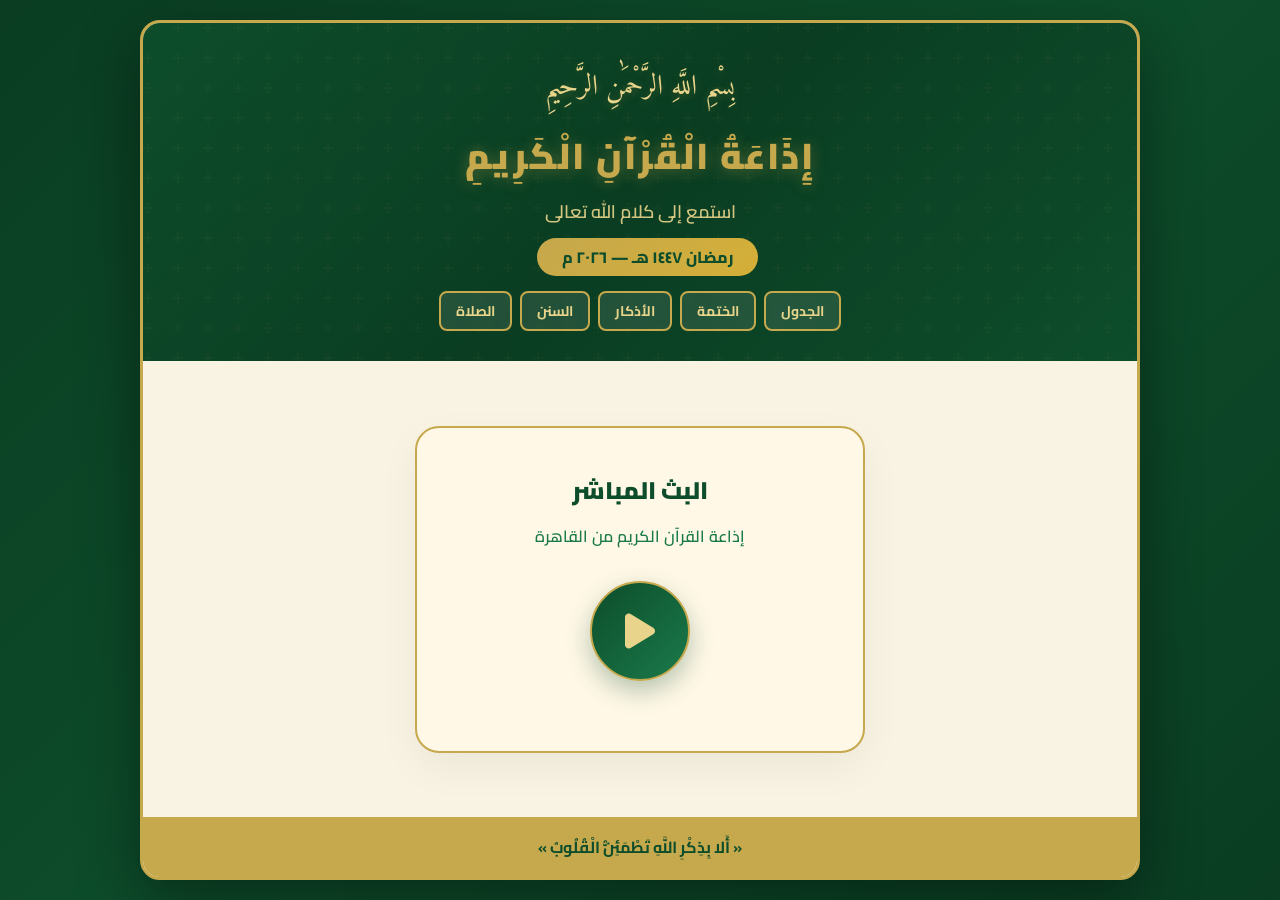
<file: radio.html>
<!DOCTYPE html>
<html lang="ar" dir="rtl">

<head>
    <meta charset="UTF-8">
    <meta name="viewport" content="width=device-width, initial-scale=1.0">
    <meta name="theme-color" content="#0D4D2B">
    <meta name="apple-mobile-web-app-capable" content="yes">
    <meta name="apple-mobile-web-app-status-bar-style" content="black-translucent">
    <title>إذاعة القرآن الكريم - المِسْبَحَةُ الرَّقَمِيَّةُ</title>
    <!-- Social Media Meta Tags -->
    <meta name="description" content="البث المباشر لإذاعة القرآن الكريم بتصميم إسلامي مميز.">
    <meta property="og:title" content="إذاعة القرآن الكريم - المِسْبَحَةُ الرَّقَمِيَّةُ">
    <meta property="og:description" content="استمع إلى البث المباشر لإذاعة القرآن الكريم بسهولة.">
    <meta property="og:image" content="https://joy-s-s.github.io/Ramadan-Tracker/masbaha.png">
    <meta property="og:url" content="https://joy-s-s.github.io/Ramadan-Tracker/radio.html">
    <meta property="og:type" content="website">


    <link rel="preconnect" href="https://fonts.googleapis.com">
    <link
        href="https://fonts.googleapis.com/css2?family=Amiri:wght@400;700&family=Cairo:wght@400;600;700;900&display=swap"
        rel="stylesheet">
    <link rel="stylesheet" href="https://cdnjs.cloudflare.com/ajax/libs/font-awesome/6.4.0/css/all.min.css">
    <link rel="icon" type="image/x-icon" href="masbaha.png">
    <link rel="manifest" href="manifest.json">
    <link rel="apple-touch-icon" href="masbaha.png">
    <link rel="stylesheet" href="shared.css">
    <style>
        /* ===== RADIO-SPECIFIC STYLES ===== */
        body {
            display: flex;
            flex-direction: column;
        }

        .container {
            display: flex;
            flex-direction: column;
            width: 100%;
            flex: 1;
        }

        /* ===== PLAYER SECTION ===== */
        .player-section {
            padding: 40px 20px;
            flex: 1;
            display: flex;
            flex-direction: column;
            align-items: center;
            justify-content: center;
            background: #f9f3e3;
        }

        .player-card {
            background: var(--white);
            width: 100%;
            max-width: 450px;
            padding: 40px;
            border-radius: 24px;
            box-shadow: 0 15px 40px rgba(0, 0, 0, 0.05);
            border: 2px solid var(--gold);
            text-align: center;
            background: var(--cream);
            position: relative;
        }

        .track-info {
            margin-bottom: 30px;
        }

        .track-title {
            font-size: 24px;
            font-weight: 900;
            color: var(--dark-green);
            margin-bottom: 8px;
        }

        .track-sub {
            font-size: 16px;
            color: var(--green);
            font-weight: 600;
        }

        .play-btn {
            width: 100px;
            height: 100px;
            border-radius: 50%;
            background: linear-gradient(135deg, var(--dark-green) 0%, var(--green) 100%);
            border: 2px solid var(--gold);
            color: var(--gold-light);
            font-size: 40px;
            cursor: pointer;
            display: flex;
            align-items: center;
            justify-content: center;
            transition: 0.3s;
            box-shadow: 0 10px 25px rgba(13, 77, 43, 0.3);
            margin-bottom: 30px;
        }

        .play-btn:hover {
            transform: scale(1.05);
            filter: brightness(1.1);
        }

        /* ===== FOOTER ===== */
        .footer {
            background: var(--gold);
            padding: 15px;
            text-align: center;
            font-weight: 700;
            color: var(--dark-green);
            margin-top: auto;
        }



        @media (max-width: 768px) {
            .player-card {
                padding: 30px 20px;
            }

            .play-btn {
                width: 80px;
                height: 80px;
                font-size: 32px;
            }
        }
    </style>
</head>

<body>
    <a href="#main-content" class="skip-link">تخطي إلى المحتوى</a>
    <div class="container">
        <!-- HEADER -->
        <header class="header" role="banner">
            <div class="header-content">
                <div class="bismillah">بِسْمِ اللَّهِ الرَّحْمَٰنِ الرَّحِيمِ</div>
                <h1 class="main-title">إِذَاعَةُ الْقُرْآنِ الْكَرِيمِ</h1>
                <p class="sub-title">استمع إلى كلام الله تعالى</p>
                <div class="year-badge-container">
                    <span class="year-badge">رمضان ١٤٤٧ هـ — ٢٠٢٦ م</span>
                    <div class="header-actions">
                        <button id="installBtn" class="install-link" title="تثبيت التطبيق">
                            <i class="fas fa-download"></i>
                        </button>
                    </div>
                </div>
                <nav id="main-nav" class="lang-switch" role="navigation" aria-label="التنقل الرئيسي">
                </nav>
            </div>
        </header>

        <!-- PLAYER -->
        <main class="player-section" id="main-content" role="main">
            <div class="player-card">
                <div class="track-info">
                    <div class="track-title">البث المباشر</div>
                    <div class="track-sub">إذاعة القرآن الكريم من القاهرة</div>
                </div>

                <div style="display: flex; flex-direction: column; align-items: center;">
                    <button id="playBtn" class="play-btn">
                        <i class="fas fa-play"></i>
                    </button>
                </div>
            </div>
        </main>

        <footer class="footer" role="contentinfo">
            <div>« أَلا بِذِكْرِ اللَّهِ تَطْمَئِنُّ الْقُلُوبُ »</div>
        </footer>
    </div>

    <script src="shared.js"></script>

    <script>
        const STREAM_URL = "https://stream.radiojar.com/8s5u5tpdtwzuv";
        const audio = new Audio(STREAM_URL);
        const playBtn = document.getElementById('playBtn');

        let isPlaying = false;

        playBtn.onclick = () => {
            if (isPlaying) {
                audio.pause();
                playBtn.innerHTML = '<i class="fas fa-play"></i>';
            } else {
                audio.play().catch(e => console.error("Playback failed:", e));
                playBtn.innerHTML = '<i class="fas fa-pause"></i>';
            }
            isPlaying = !isPlaying;
        };
    </script>
    <script src="shared.js"></script>
</body>

</html>
</file>
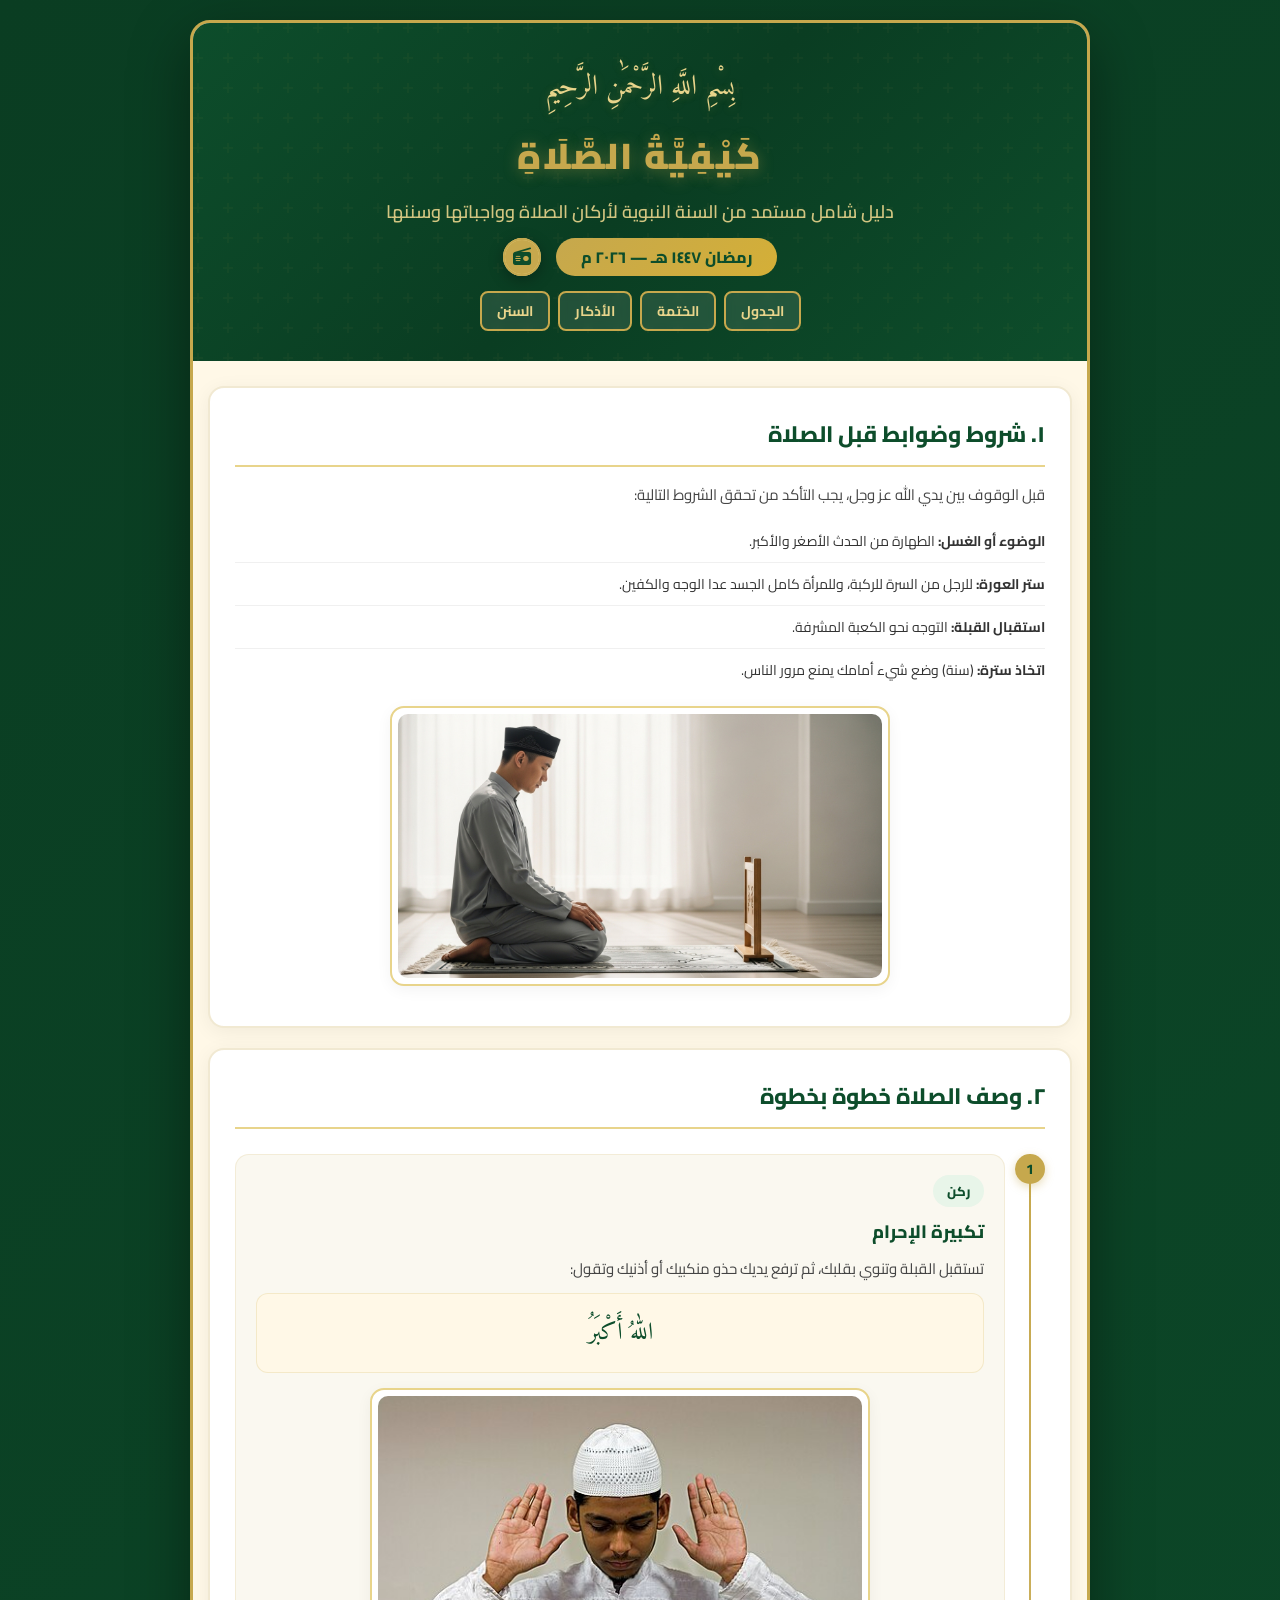
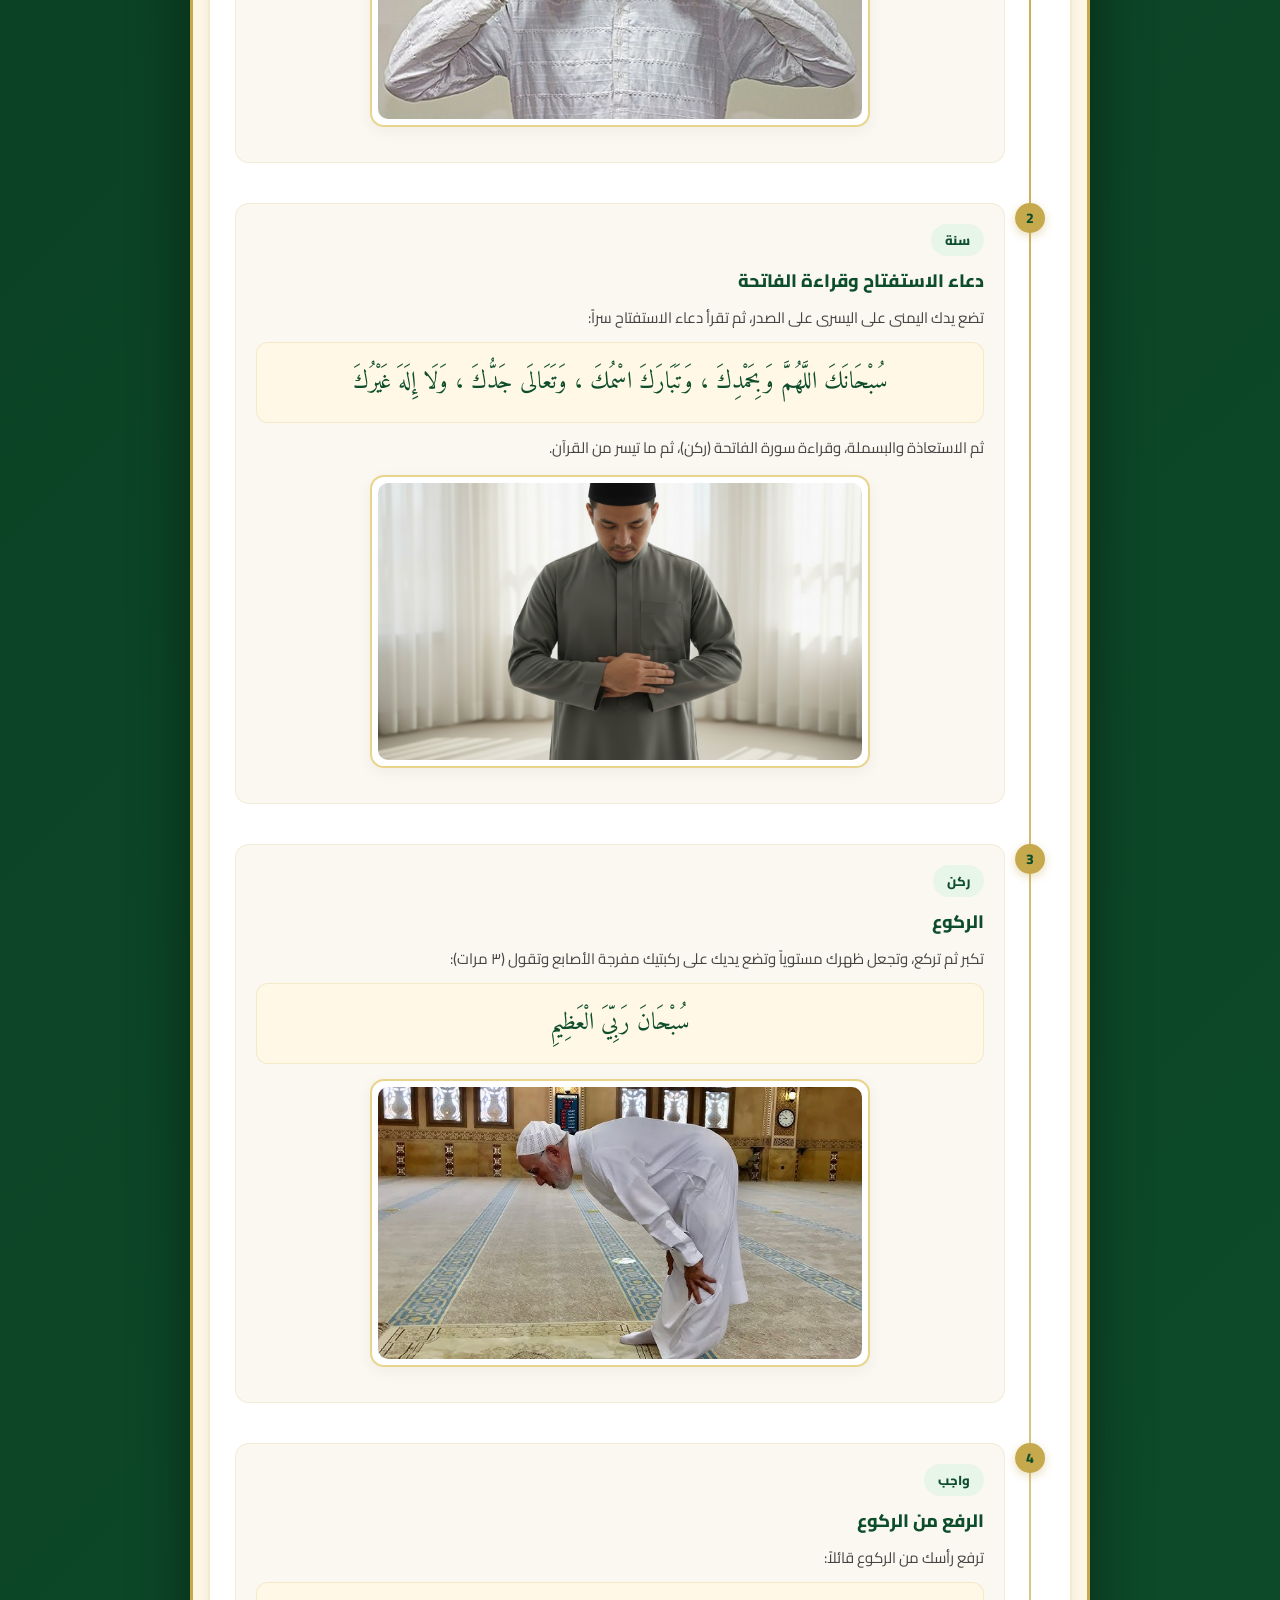
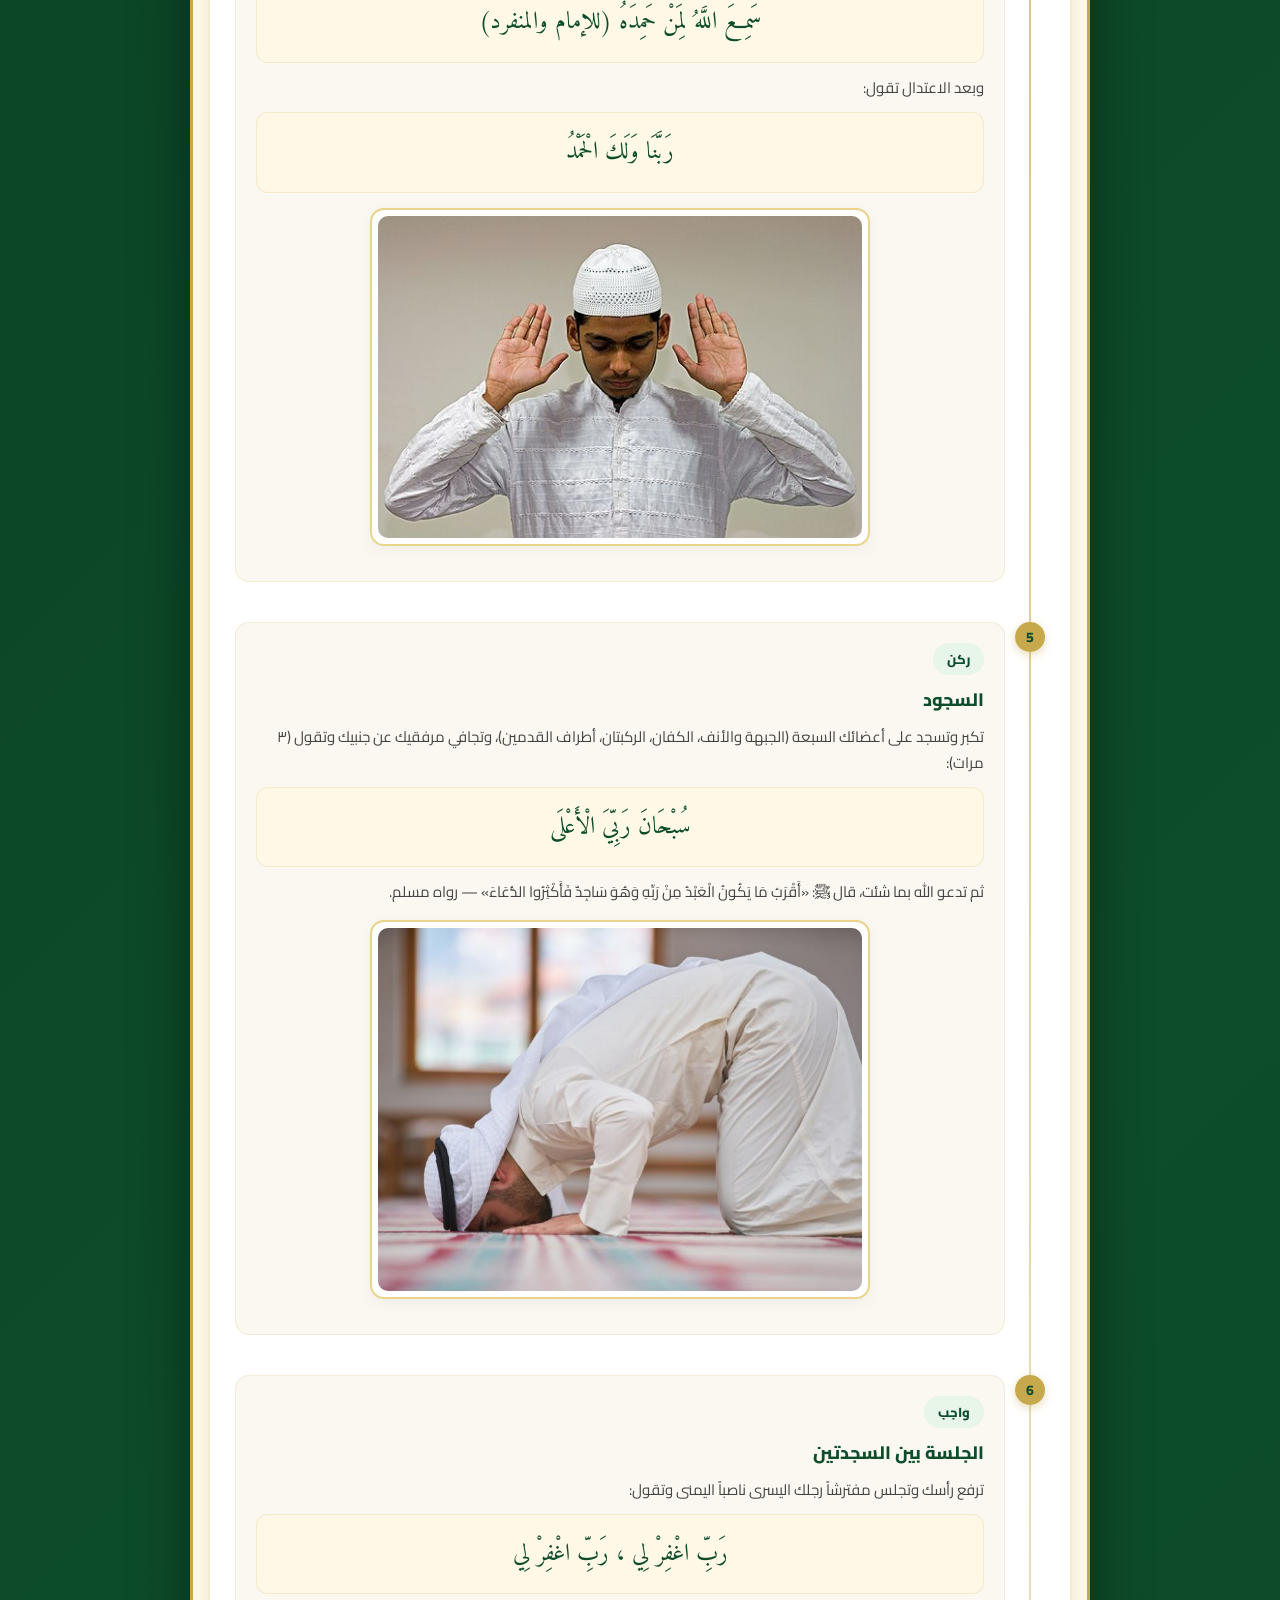
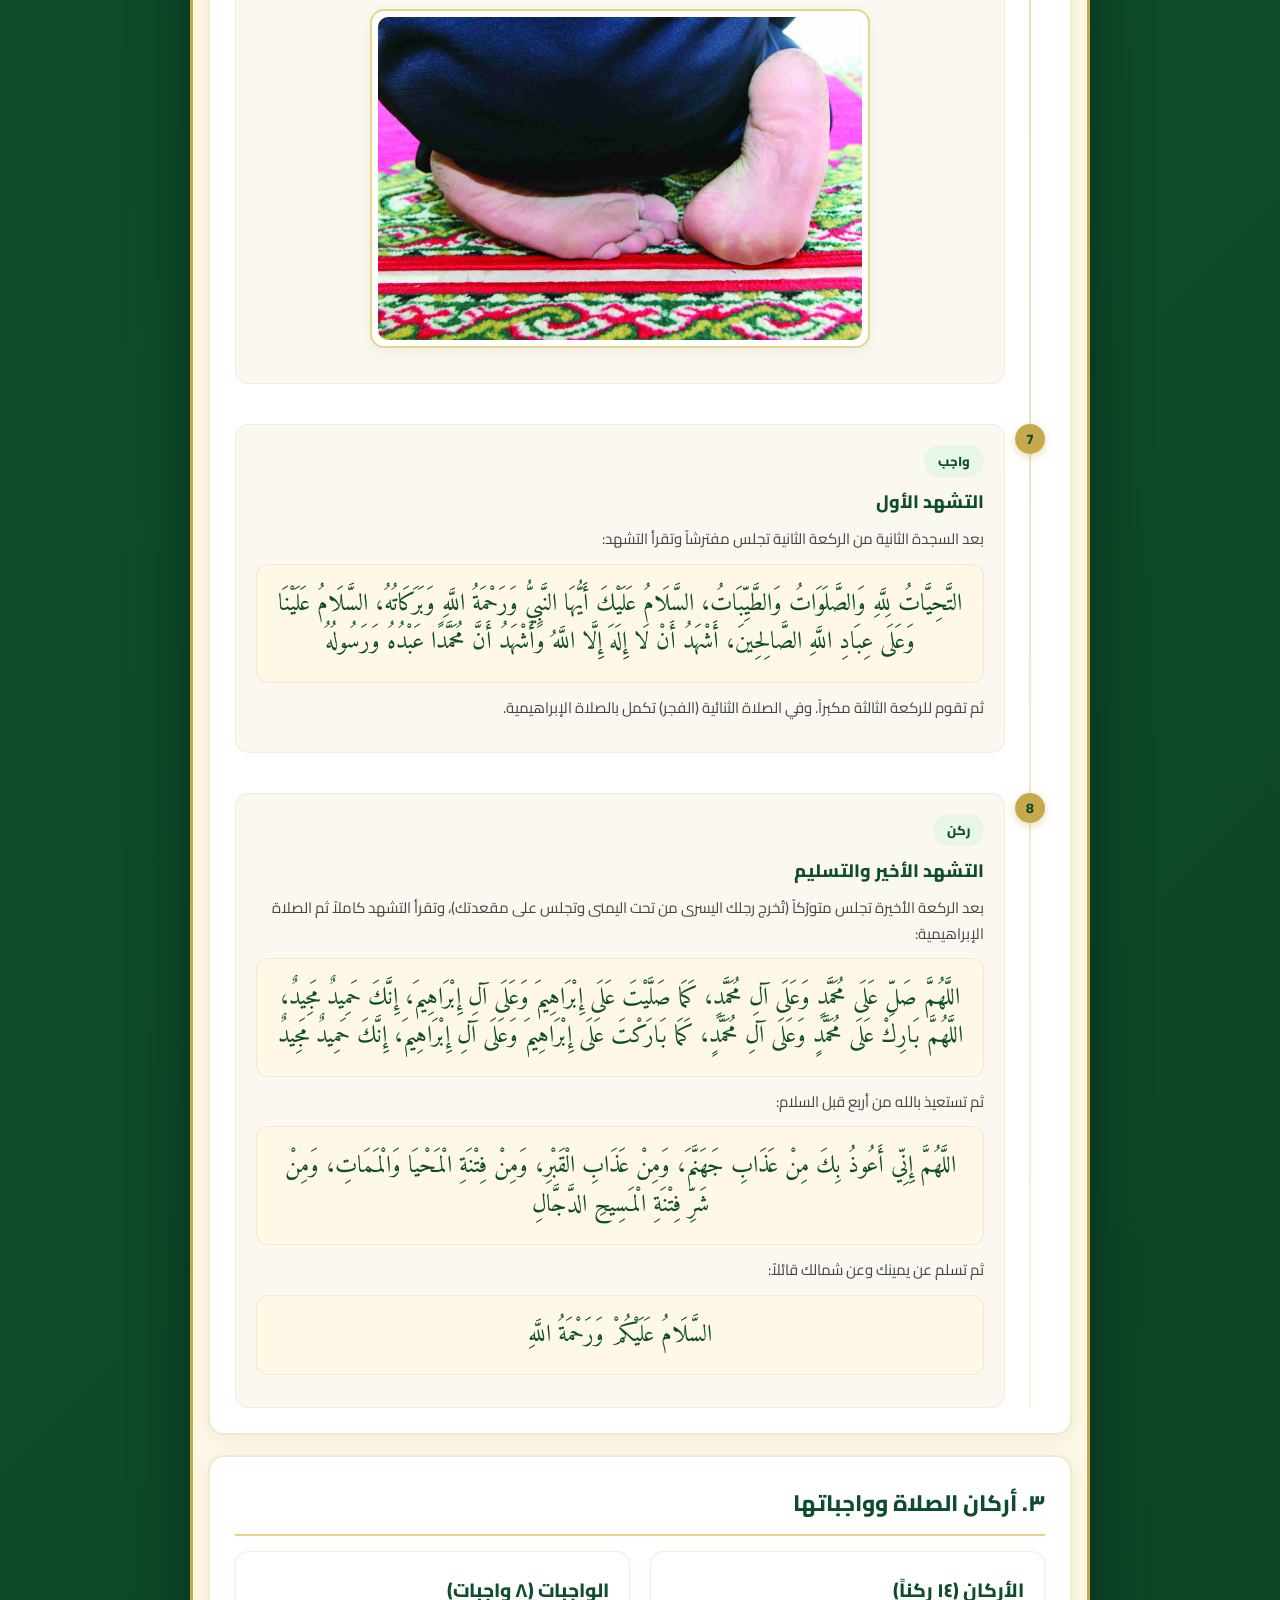
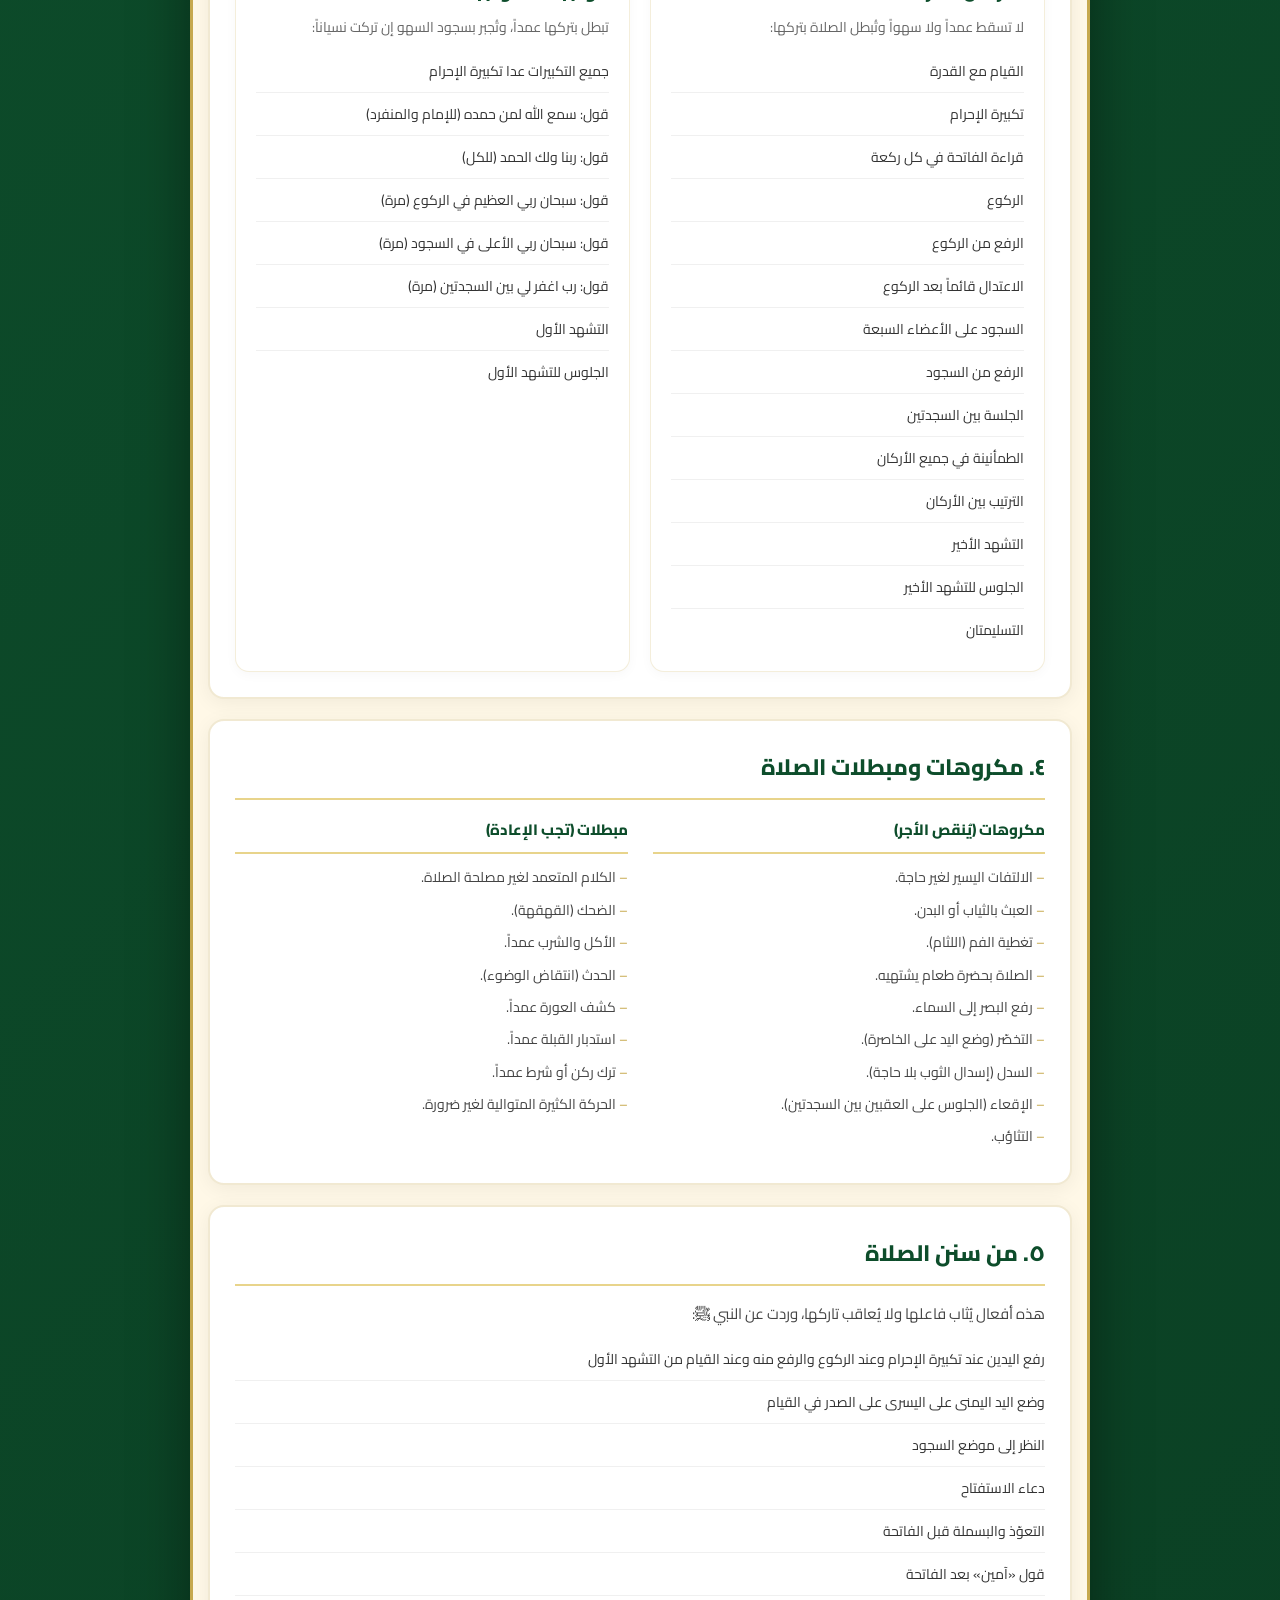
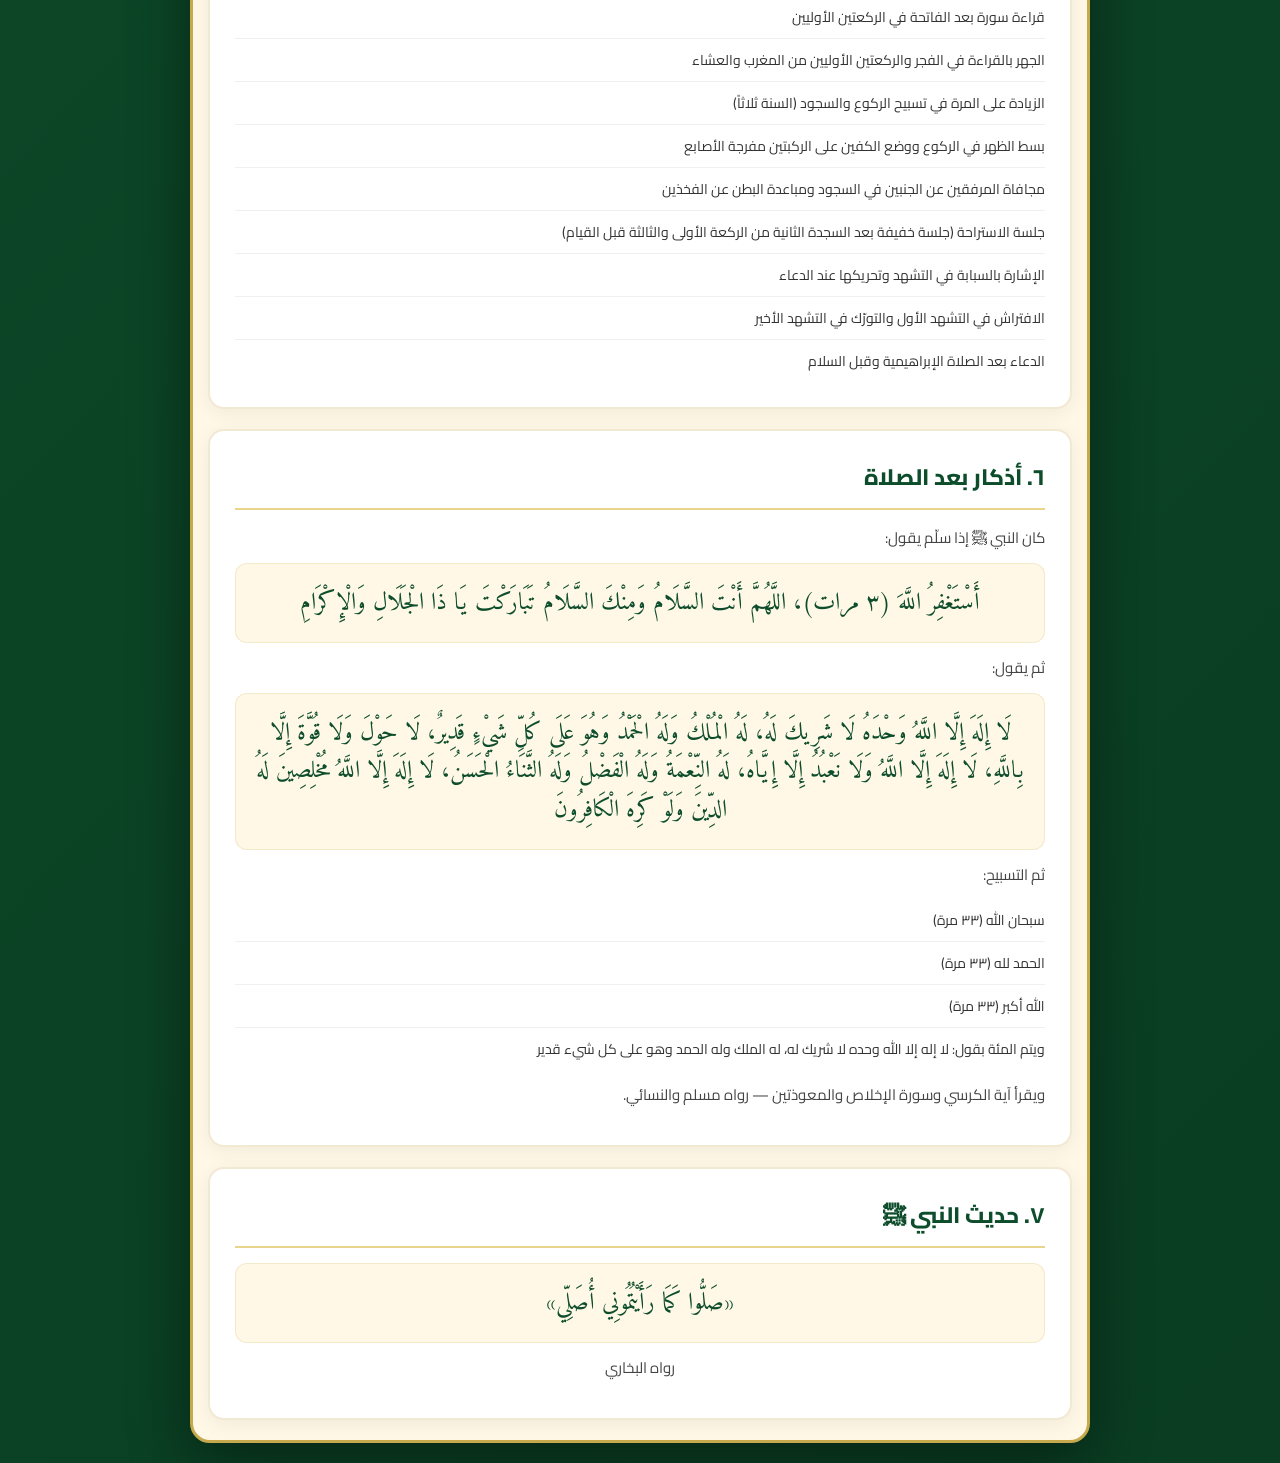
<file: salah.html>
<!DOCTYPE html>
<html lang="ar" dir="rtl">

<head>
    <meta charset="UTF-8">
    <meta name="viewport" content="width=device-width, initial-scale=1.0">
    <meta name="theme-color" content="#0D4D2B">
    <meta name="apple-mobile-web-app-capable" content="yes">
    <meta name="apple-mobile-web-app-status-bar-style" content="black-translucent">
    <title>كَيْفِيَّةُ الصَّلَاةِ الصَّحِيحَةِ</title>
    <meta name="description"
        content="دليل تعليمي شامل لكيفية الصلاة الصحيحة، مستمد من السنة النبوية، يشرح أركان الصلاة وواجباتها وسننها.">
    <meta property="og:title" content="كَيْفِيَّةُ الصَّلَاةِ الصَّحِيحَةِ">
    <meta property="og:description" content="دليل تعليمي شامل لكيفية الصلاة الصحيحة مع شرح الأركان والواجبات والسنن.">
    <meta property="og:image" content="https://joy-s-s.github.io/Ramadan-Tracker/icon.png">
    <meta property="og:url" content="https://joy-s-s.github.io/Ramadan-Tracker/salah.html">
    <meta property="og:type" content="website">


    <link rel="preconnect" href="https://fonts.googleapis.com">
    <link
        href="https://fonts.googleapis.com/css2?family=Amiri:wght@400;700&family=Cairo:wght@400;600;700;900&display=swap"
        rel="stylesheet">
    <link rel="stylesheet" href="https://cdnjs.cloudflare.com/ajax/libs/font-awesome/6.4.0/css/all.min.css">
    <link rel="icon" type="image/x-icon" href="icon.png">
    <link rel="manifest" href="manifest.json">
    <link rel="apple-touch-icon" href="icon.png">
    <link rel="stylesheet" href="shared.css">
    <style>
        /* ===== SALAH-SPECIFIC STYLES ===== */
        .container {
            max-width: 900px;
        }

        /* --- Section Cards --- */
        .section-card {
            background: white;
            border-radius: 16px;
            padding: 25px;
            margin: 20px 15px;
            box-shadow: 0 4px 20px rgba(0, 0, 0, 0.06);
            border: 2px solid rgba(198, 168, 77, 0.25);
        }

        .section-card:first-child {
            margin-top: 25px;
        }

        .section-title {
            font-family: 'Cairo', sans-serif;
            font-size: 1.4rem;
            color: var(--dark-green);
            margin-bottom: 15px;
            font-weight: 800;
            border-bottom: 2px solid var(--gold-light);
            padding-bottom: 10px;
        }

        /* --- Step Timeline --- */
        .step-container {
            position: relative;
            padding-right: 40px;
            margin-top: 25px;
        }

        .step-container::before {
            content: '';
            position: absolute;
            right: 14px;
            top: 0;
            bottom: 0;
            width: 2px;
            background: linear-gradient(to bottom, var(--gold) 0%, rgba(198, 168, 77, 0.15) 100%);
        }

        .step-item {
            margin-bottom: 40px;
            position: relative;
        }

        .step-item:last-child {
            margin-bottom: 0;
        }

        .step-badge {
            position: absolute;
            right: -40px;
            top: 0;
            width: 30px;
            height: 30px;
            background: var(--gold);
            color: var(--dark-green);
            border-radius: 50%;
            display: flex;
            align-items: center;
            justify-content: center;
            font-weight: 800;
            font-size: 14px;
            z-index: 2;
            box-shadow: 0 3px 10px rgba(198, 168, 77, 0.4);
        }

        .step-content {
            background: #faf8f0;
            padding: 20px;
            border-radius: 14px;
            border: 1px solid rgba(198, 168, 77, 0.15);
        }

        .step-name {
            font-family: 'Cairo', sans-serif;
            font-size: 18px;
            font-weight: 800;
            color: var(--dark-green);
            margin-bottom: 8px;
        }

        .step-desc {
            font-size: 15px;
            color: #444;
            line-height: 1.7;
            margin-bottom: 12px;
        }

        /* --- Type Tags --- */
        .type-tag {
            display: inline-block;
            padding: 4px 14px;
            border-radius: 20px;
            font-size: 13px;
            font-weight: 800;
            margin-bottom: 8px;
            font-family: 'Cairo', sans-serif;
            background: var(--light-green);
            color: var(--dark-green);
        }

        /* --- Adhkar/Dua Box --- */
        .adhkar-box {
            background: var(--cream);
            padding: 20px;
            border-radius: 12px;
            margin: 12px 0;
            border: 1px solid rgba(198, 168, 77, 0.2);
            text-align: center;
        }

        .arabic-text {
            font-family: 'Amiri', serif;
            font-size: 1.5rem;
            color: var(--dark-green);
            line-height: 1.6;
        }

        /* --- Image Frames --- */
        .image-frame {
            width: 100%;
            max-width: 500px;
            margin: 15px auto;
            border-radius: 14px;
            padding: 6px;
            background: white;
            box-shadow: 0 4px 15px rgba(0, 0, 0, 0.05);
            border: 2px solid var(--gold-light);
        }

        .step-image {
            width: 100%;
            border-radius: 10px;
            display: block;
            min-height: 200px;
            background: var(--light-green);
        }

        /* --- Classification Grid --- */
        .classification-grid {
            display: grid;
            grid-template-columns: repeat(auto-fit, minmax(280px, 1fr));
            gap: 20px;
            margin-top: 15px;
        }

        .classification-card {
            background: white;
            border-radius: 14px;
            padding: 20px;
            box-shadow: 0 3px 12px rgba(0, 0, 0, 0.03);
            border: 1px solid rgba(198, 168, 77, 0.2);
        }

        .classification-card h3 {
            font-family: 'Cairo', sans-serif;
            font-size: 1.2rem;
            font-weight: 800;
            margin-bottom: 8px;
            color: var(--dark-green);
        }

        .classification-desc {
            font-size: 14px;
            color: #666;
            line-height: 1.6;
            margin-bottom: 12px;
        }

        .classification-list {
            list-style: none;
            padding: 0;
            margin: 0;
        }

        .classification-list li {
            padding: 8px 0;
            border-bottom: 1px solid #f0f0f0;
            font-size: 14px;
            color: #333;
        }

        .classification-list li:last-child {
            border-bottom: none;
        }

        /* --- Prohibitions Grid --- */
        .prohibitions-grid {
            display: grid;
            grid-template-columns: repeat(auto-fit, minmax(280px, 1fr));
            gap: 25px;
            margin-top: 15px;
        }

        .prohibitions-section h4 {
            font-family: 'Cairo', sans-serif;
            font-size: 15px;
            font-weight: 800;
            margin-bottom: 12px;
            padding-bottom: 8px;
            border-bottom: 2px solid var(--gold-light);
            color: var(--dark-green);
        }

        .prohibitions-list {
            list-style: none;
            padding: 0;
        }

        .prohibitions-list li {
            margin-bottom: 10px;
            padding-right: 12px;
            font-size: 14px;
            line-height: 1.6;
            color: #444;
            position: relative;
        }

        .prohibitions-list li::before {
            content: '–';
            position: absolute;
            right: 0;
            color: var(--gold);
        }

        /* --- Info Tip Box --- */
        .info-tip {
            background: var(--cream);
            padding: 10px 15px;
            border-radius: 10px;
            margin-top: 12px;
            font-size: 14px;
            color: #444;
        }



        /* ===== RESPONSIVE ===== */
        @media (max-width: 768px) {
            .section-card {
                padding: 18px;
                margin: 15px 10px;
                border-radius: 14px;
            }

            .section-title {
                font-size: 1.3rem;
            }

            .step-container {
                padding-right: 35px;
            }

            .step-badge {
                right: -35px;
                width: 26px;
                height: 26px;
                font-size: 12px;
            }

            .step-name {
                font-size: 16px;
            }

            .step-content {
                padding: 15px;
            }

            .arabic-text {
                font-size: 1.3rem;
            }

            .classification-card h3 {
                font-size: 1.2rem;
            }

            .footer {
                font-size: 1rem;
                padding: 12px;
            }
        }

        @media (max-width: 480px) {
            .section-card {
                padding: 14px;
                margin: 10px 6px;
                border-radius: 12px;
            }

            .section-title {
                font-size: 1.15rem;
            }

            .step-container {
                padding-right: 30px;
            }

            .step-badge {
                right: -30px;
                width: 24px;
                height: 24px;
                font-size: 11px;
            }

            .step-name {
                font-size: 15px;
            }

            .step-desc {
                font-size: 14px;
            }

            .arabic-text {
                font-size: 1.15rem;
            }

            .adhkar-box {
                padding: 14px;
            }

            .image-frame {
                padding: 4px;
            }
        }

        @media (max-width: 360px) {
            .section-card {
                padding: 12px;
                margin: 8px 4px;
            }

            .section-title {
                font-size: 1.05rem;
            }

            .step-name {
                font-size: 14px;
            }

            .step-desc {
                font-size: 13px;
            }

            .arabic-text {
                font-size: 1.05rem;
            }

            .classification-card {
                padding: 14px;
            }

            .footer {
                font-size: 0.9rem;
                padding: 10px;
            }
        }
    </style>
</head>

<body>
    <a href="#main-content" class="skip-link">تخطي إلى المحتوى</a>
    <div class="container">
        <header class="header" role="banner">
            <div class="header-content">
                <div class="bismillah">بِسْمِ اللَّهِ الرَّحْمَٰنِ الرَّحِيمِ</div>
                <h1 class="main-title">كَيْفِيَّةُ الصَّلَاةِ</h1>
                <p class="sub-title">دليل شامل مستمد من السنة النبوية لأركان الصلاة وواجباتها وسننها</p>
                <div class="year-badge-container">
                    <span class="year-badge">رمضان ١٤٤٧ هـ — ٢٠٢٦ م</span>
                    <div class="header-actions">
                        <a href="radio.html" class="radio-link" title="إذاعة القران الكريم">
                            <i class="fas fa-radio"></i>
                            <div class="radio-pulse"></div>
                        </a>
                        <button id="installBtn" class="install-link" title="تثبيت التطبيق">
                            <i class="fas fa-download"></i>
                        </button>
                    </div>
                </div>
                <nav id="main-nav" class="lang-switch" role="navigation" aria-label="التنقل الرئيسي">
                </nav>
            </div>
        </header>

        <main id="main-content" role="main">

            <!-- ١. شروط وضوابط قبل الصلاة -->
            <div class="section-card">
                <h2 class="section-title">١. شروط وضوابط قبل الصلاة</h2>
                <p class="step-desc">قبل الوقوف بين يدي الله عز وجل، يجب التأكد من تحقق الشروط التالية:</p>
                <ul class="classification-list">
                    <li><strong>الوضوء أو الغسل:</strong> الطهارة من الحدث الأصغر والأكبر.</li>
                    <li><strong>ستر العورة:</strong> للرجل من السرة للركبة، وللمرأة كامل الجسد عدا الوجه والكفين.</li>
                    <li><strong>استقبال القبلة:</strong> التوجه نحو الكعبة المشرفة.</li>
                    <li><strong>اتخاذ سترة:</strong> (سنة) وضع شيء أمامك يمنع مرور الناس.</li>
                </ul>
                <div class="image-frame">
                    <img src="salah/sutra.jpg" alt="السترة في الصلاة" class="step-image">
                </div>
            </div>

            <!-- ٢. خطوات الصلاة -->
            <div class="section-card">
                <h2 class="section-title">٢. وصف الصلاة خطوة بخطوة</h2>
                <div class="step-container">

                    <!-- Step 1: تكبيرة الإحرام -->
                    <div class="step-item">
                        <div class="step-badge">1</div>
                        <div class="step-content">
                            <span class="type-tag tag-pillar">ركن</span>
                            <h3 class="step-name">تكبيرة الإحرام</h3>
                            <p class="step-desc">تستقبل القبلة وتنوي بقلبك، ثم ترفع يديك حذو منكبيك أو أذنيك وتقول:
                            </p>
                            <div class="adhkar-box">
                                <span class="arabic-text">اللهُ أَكْبَرُ</span>
                            </div>
                            <div class="image-frame">
                                <img src="salah/takbir.jpg" alt="تكبيرة الإحرام" class="step-image">
                            </div>
                        </div>
                    </div>

                    <!-- Step 2: الاستفتاح والفاتحة -->
                    <div class="step-item">
                        <div class="step-badge">2</div>
                        <div class="step-content">
                            <span class="type-tag tag-sunnah">سنة</span>
                            <h3 class="step-name">دعاء الاستفتاح وقراءة الفاتحة</h3>
                            <p class="step-desc">تضع يدك اليمنى على اليسرى على الصدر، ثم تقرأ دعاء الاستفتاح سراً:</p>
                            <div class="adhkar-box">
                                <span class="arabic-text">سُبْحَانَكَ اللَّهُمَّ وَبِحَمْدِكَ ، وَتَبَارَكَ
                                    اسْمُكَ ، وَتَعَالَى جَدُّكَ ، وَلَا إِلَهَ غَيْرُكَ</span>
                            </div>
                            <p class="step-desc">ثم الاستعاذة والبسملة، وقراءة سورة الفاتحة (ركن)، ثم ما تيسر من
                                القرآن.</p>
                            <div class="image-frame">
                                <img src="salah/standing.jpg" alt="وضع اليدين في القيام" class="step-image">
                            </div>
                        </div>
                    </div>

                    <!-- Step 3: الركوع -->
                    <div class="step-item">
                        <div class="step-badge">3</div>
                        <div class="step-content">
                            <span class="type-tag tag-pillar">ركن</span>
                            <h3 class="step-name">الركوع</h3>
                            <p class="step-desc">تكبر ثم تركع، وتجعل ظهرك مستوياً وتضع يديك على ركبتيك مفرجة الأصابع
                                وتقول (٣ مرات):</p>
                            <div class="adhkar-box">
                                <span class="arabic-text">سُبْحَانَ رَبِّيَ الْعَظِيمِ</span>
                            </div>
                            <div class="image-frame">
                                <img src="salah/ruku.jpg" alt="الركوع" class="step-image">
                            </div>
                        </div>
                    </div>

                    <!-- Step 4: الرفع من الركوع -->
                    <div class="step-item">
                        <div class="step-badge">4</div>
                        <div class="step-content">
                            <span class="type-tag tag-wajib">واجب</span>
                            <h3 class="step-name">الرفع من الركوع</h3>
                            <p class="step-desc">ترفع رأسك من الركوع قائلاً:</p>
                            <div class="adhkar-box">
                                <span class="arabic-text">سَمِعَ اللَّهُ لِمَنْ حَمِدَهُ (للإمام والمنفرد)</span>
                            </div>
                            <p class="step-desc">وبعد الاعتدال تقول:</p>
                            <div class="adhkar-box">
                                <span class="arabic-text">رَبَّنَا وَلَكَ الْحَمْدُ</span>
                            </div>
                            <div class="image-frame">
                                <img src="salah/rising.jpg" alt="الرفع من الركوع" class="step-image">
                            </div>
                        </div>
                    </div>

                    <!-- Step 5: السجود -->
                    <div class="step-item">
                        <div class="step-badge">5</div>
                        <div class="step-content">
                            <span class="type-tag tag-pillar">ركن</span>
                            <h3 class="step-name">السجود</h3>
                            <p class="step-desc">تكبر وتسجد على أعضائك السبعة (الجبهة والأنف، الكفان، الركبتان، أطراف
                                القدمين)، وتجافي مرفقيك عن جنبيك وتقول (٣ مرات):
                            </p>
                            <div class="adhkar-box">
                                <span class="arabic-text">سُبْحَانَ رَبِّيَ الْأَعْلَى</span>
                            </div>
                            <p class="step-desc">ثم تدعو الله بما شئت، قال ﷺ: «أَقْرَبُ مَا يَكُونُ الْعَبْدُ مِنْ
                                رَبِّهِ وَهُوَ سَاجِدٌ فَأَكْثِرُوا الدُّعَاءَ» — رواه مسلم.</p>
                            <div class="image-frame">
                                <img src="salah/sujud.jpg" alt="السجود" class="step-image">
                            </div>
                        </div>
                    </div>

                    <!-- Step 6: الجلسة بين السجدتين -->
                    <div class="step-item">
                        <div class="step-badge">6</div>
                        <div class="step-content">
                            <span class="type-tag tag-wajib">واجب</span>
                            <h3 class="step-name">الجلسة بين السجدتين</h3>
                            <p class="step-desc">ترفع رأسك وتجلس مفترشاً رجلك اليسرى ناصباً اليمنى وتقول:</p>
                            <div class="adhkar-box">
                                <span class="arabic-text">رَبِّ اغْفِرْ لِي ، رَبِّ اغْفِرْ لِي</span>
                            </div>
                            <div class="image-frame">
                                <img src="salah/sitting_between.jpg" alt="الجلسة بين السجدتين" class="step-image">
                            </div>
                        </div>
                    </div>

                    <!-- Step 7: التشهد الأول -->
                    <div class="step-item">
                        <div class="step-badge">7</div>
                        <div class="step-content">
                            <span class="type-tag">واجب</span>
                            <h3 class="step-name">التشهد الأول</h3>
                            <p class="step-desc">بعد السجدة الثانية من الركعة الثانية تجلس مفترشاً وتقرأ التشهد:</p>
                            <div class="adhkar-box">
                                <span class="arabic-text">التَّحِيَّاتُ لِلَّهِ وَالصَّلَوَاتُ وَالطَّيِّبَاتُ،
                                    السَّلَامُ عَلَيْكَ أَيُّهَا النَّبِيُّ وَرَحْمَةُ اللَّهِ وَبَرَكَاتُهُ، السَّلَامُ
                                    عَلَيْنَا وَعَلَى عِبَادِ اللَّهِ الصَّالِحِينَ، أَشْهَدُ أَنْ لَا إِلَهَ إِلَّا
                                    اللَّهُ وَأَشْهَدُ أَنَّ مُحَمَّدًا عَبْدُهُ وَرَسُولُهُ</span>
                            </div>
                            <p class="step-desc">ثم تقوم للركعة الثالثة مكبراً. وفي الصلاة الثنائية (الفجر) تكمل بالصلاة
                                الإبراهيمية.</p>
                        </div>
                    </div>

                    <!-- Step 8: التشهد الأخير والتسليم -->
                    <div class="step-item">
                        <div class="step-badge">8</div>
                        <div class="step-content">
                            <span class="type-tag">ركن</span>
                            <h3 class="step-name">التشهد الأخير والتسليم</h3>
                            <p class="step-desc">بعد الركعة الأخيرة تجلس متورّكاً (تُخرج رجلك اليسرى من تحت اليمنى وتجلس
                                على مقعدتك)، وتقرأ التشهد كاملاً ثم الصلاة الإبراهيمية:</p>
                            <div class="adhkar-box">
                                <span class="arabic-text">اللَّهُمَّ صَلِّ عَلَى مُحَمَّدٍ وَعَلَى آلِ مُحَمَّدٍ، كَمَا
                                    صَلَّيْتَ عَلَى إِبْرَاهِيمَ وَعَلَى آلِ إِبْرَاهِيمَ، إِنَّكَ حَمِيدٌ مَجِيدٌ،
                                    اللَّهُمَّ بَارِكْ عَلَى مُحَمَّدٍ وَعَلَى آلِ مُحَمَّدٍ، كَمَا بَارَكْتَ عَلَى
                                    إِبْرَاهِيمَ وَعَلَى آلِ إِبْرَاهِيمَ، إِنَّكَ حَمِيدٌ مَجِيدٌ</span>
                            </div>
                            <p class="step-desc">ثم تستعيذ بالله من أربع قبل السلام:</p>
                            <div class="adhkar-box">
                                <span class="arabic-text">اللَّهُمَّ إِنِّي أَعُوذُ بِكَ مِنْ عَذَابِ جَهَنَّمَ، وَمِنْ
                                    عَذَابِ الْقَبْرِ، وَمِنْ فِتْنَةِ الْمَحْيَا وَالْمَمَاتِ، وَمِنْ شَرِّ فِتْنَةِ
                                    الْمَسِيحِ الدَّجَّالِ</span>
                            </div>
                            <p class="step-desc">ثم تسلم عن يمينك وعن شمالك قائلاً:</p>
                            <div class="adhkar-box">
                                <span class="arabic-text">السَّلَامُ عَلَيْكُمْ وَرَحْمَةُ اللَّهِ</span>
                            </div>
                        </div>
                    </div>

                </div>
            </div>

            <!-- ٣. أركان وواجبات الصلاة -->
            <div class="section-card">
                <h2 class="section-title">٣. أركان الصلاة وواجباتها</h2>
                <div class="classification-grid">
                    <div class="classification-card">
                        <h3>الأركان (١٤ ركناً)</h3>
                        <p class="classification-desc">لا تسقط عمداً ولا سهواً وتُبطل الصلاة بتركها:</p>
                        <ul class="classification-list">
                            <li>القيام مع القدرة</li>
                            <li>تكبيرة الإحرام</li>
                            <li>قراءة الفاتحة في كل ركعة</li>
                            <li>الركوع</li>
                            <li>الرفع من الركوع</li>
                            <li>الاعتدال قائماً بعد الركوع</li>
                            <li>السجود على الأعضاء السبعة</li>
                            <li>الرفع من السجود</li>
                            <li>الجلسة بين السجدتين</li>
                            <li>الطمأنينة في جميع الأركان</li>
                            <li>الترتيب بين الأركان</li>
                            <li>التشهد الأخير</li>
                            <li>الجلوس للتشهد الأخير</li>
                            <li>التسليمتان</li>
                        </ul>
                    </div>
                    <div class="classification-card">
                        <h3>الواجبات (٨ واجبات)</h3>
                        <p class="classification-desc">تبطل بتركها عمداً، وتُجبر بسجود السهو إن تركت نسياناً:</p>
                        <ul class="classification-list">
                            <li>جميع التكبيرات عدا تكبيرة الإحرام</li>
                            <li>قول: سمع الله لمن حمده (للإمام والمنفرد)</li>
                            <li>قول: ربنا ولك الحمد (للكل)</li>
                            <li>قول: سبحان ربي العظيم في الركوع (مرة)</li>
                            <li>قول: سبحان ربي الأعلى في السجود (مرة)</li>
                            <li>قول: رب اغفر لي بين السجدتين (مرة)</li>
                            <li>التشهد الأول</li>
                            <li>الجلوس للتشهد الأول</li>
                        </ul>
                    </div>
                </div>
            </div>

            <!-- ٤. مكروهات ومبطلات -->
            <div class="section-card">
                <h2 class="section-title">٤. مكروهات ومبطلات الصلاة</h2>
                <div class="prohibitions-grid">
                    <div class="prohibitions-section">
                        <h4>مكروهات (يُنقص الأجر)</h4>
                        <ul class="prohibitions-list">
                            <li>الالتفات اليسير لغير حاجة.</li>
                            <li>العبث بالثياب أو البدن.</li>
                            <li>تغطية الفم (اللثام).</li>
                            <li>الصلاة بحضرة طعام يشتهيه.</li>
                            <li>رفع البصر إلى السماء.</li>
                            <li>التخصّر (وضع اليد على الخاصرة).</li>
                            <li>السدل (إسدال الثوب بلا حاجة).</li>
                            <li>الإقعاء (الجلوس على العقبين بين السجدتين).</li>
                            <li>التثاؤب.</li>
                        </ul>
                    </div>
                    <div class="prohibitions-section">
                        <h4>مبطلات (تجب الإعادة)</h4>
                        <ul class="prohibitions-list">
                            <li>الكلام المتعمد لغير مصلحة الصلاة.</li>
                            <li>الضحك (القهقهة).</li>
                            <li>الأكل والشرب عمداً.</li>
                            <li>الحدث (انتقاض الوضوء).</li>
                            <li>كشف العورة عمداً.</li>
                            <li>استدبار القبلة عمداً.</li>
                            <li>ترك ركن أو شرط عمداً.</li>
                            <li>الحركة الكثيرة المتوالية لغير ضرورة.</li>
                        </ul>
                    </div>
                </div>
            </div>

            <!-- ٥. سنن الصلاة -->
            <div class="section-card">
                <h2 class="section-title">٥. من سنن الصلاة</h2>
                <p class="step-desc">هذه أفعال يُثاب فاعلها ولا يُعاقب تاركها، وردت عن النبي ﷺ:</p>
                <ul class="classification-list">
                    <li>رفع اليدين عند تكبيرة الإحرام وعند الركوع والرفع منه وعند القيام من التشهد الأول</li>
                    <li>وضع اليد اليمنى على اليسرى على الصدر في القيام</li>
                    <li>النظر إلى موضع السجود</li>
                    <li>دعاء الاستفتاح</li>
                    <li>التعوّذ والبسملة قبل الفاتحة</li>
                    <li>قول «آمين» بعد الفاتحة</li>
                    <li>قراءة سورة بعد الفاتحة في الركعتين الأوليين</li>
                    <li>الجهر بالقراءة في الفجر والركعتين الأوليين من المغرب والعشاء</li>
                    <li>الزيادة على المرة في تسبيح الركوع والسجود (السنة ثلاثاً)</li>
                    <li>بسط الظهر في الركوع ووضع الكفين على الركبتين مفرجة الأصابع</li>
                    <li>مجافاة المرفقين عن الجنبين في السجود ومباعدة البطن عن الفخذين</li>
                    <li>جلسة الاستراحة (جلسة خفيفة بعد السجدة الثانية من الركعة الأولى والثالثة قبل القيام)</li>
                    <li>الإشارة بالسبابة في التشهد وتحريكها عند الدعاء</li>
                    <li>الافتراش في التشهد الأول والتورّك في التشهد الأخير</li>
                    <li>الدعاء بعد الصلاة الإبراهيمية وقبل السلام</li>
                </ul>
            </div>

            <!-- ٦. أذكار بعد الصلاة -->
            <div class="section-card">
                <h2 class="section-title">٦. أذكار بعد الصلاة</h2>
                <p class="step-desc">كان النبي ﷺ إذا سلّم يقول:</p>
                <div class="adhkar-box">
                    <span class="arabic-text">أَسْتَغْفِرُ اللَّهَ (٣ مرات)، اللَّهُمَّ أَنْتَ السَّلَامُ وَمِنْكَ
                        السَّلَامُ تَبَارَكْتَ يَا ذَا الْجَلَالِ وَالْإِكْرَامِ</span>
                </div>
                <p class="step-desc" style="margin-top: 12px;">ثم يقول:</p>
                <div class="adhkar-box">
                    <span class="arabic-text">لَا إِلَهَ إِلَّا اللَّهُ وَحْدَهُ لَا شَرِيكَ لَهُ، لَهُ الْمُلْكُ وَلَهُ
                        الْحَمْدُ وَهُوَ عَلَى كُلِّ شَيْءٍ قَدِيرٌ، لَا حَوْلَ وَلَا قُوَّةَ إِلَّا بِاللَّهِ، لَا
                        إِلَهَ إِلَّا اللَّهُ وَلَا نَعْبُدُ إِلَّا إِيَّاهُ، لَهُ النِّعْمَةُ وَلَهُ الْفَضْلُ وَلَهُ
                        الثَّنَاءُ الْحَسَنُ، لَا إِلَهَ إِلَّا اللَّهُ مُخْلِصِينَ لَهُ الدِّينَ وَلَوْ كَرِهَ
                        الْكَافِرُونَ</span>
                </div>
                <p class="step-desc" style="margin-top: 12px;">ثم التسبيح:</p>
                <ul class="classification-list">
                    <li>سبحان الله (٣٣ مرة)</li>
                    <li>الحمد لله (٣٣ مرة)</li>
                    <li>الله أكبر (٣٣ مرة)</li>
                    <li>ويتم المئة بقول: لا إله إلا الله وحده لا شريك له، له الملك وله الحمد وهو على كل شيء قدير</li>
                </ul>
                <p class="step-desc" style="margin-top: 12px;">ويقرأ آية الكرسي وسورة الإخلاص والمعوذتين — رواه مسلم
                    والنسائي.</p>
            </div>

            <!-- ٧. حديث صفة الصلاة -->
            <div class="section-card">
                <h2 class="section-title">٧. حديث النبي ﷺ</h2>
                <div class="adhkar-box">
                    <span class="arabic-text">«صَلُّوا كَمَا رَأَيْتُمُونِي أُصَلِّي»</span>
                </div>
                <p class="step-desc" style="margin-top: 8px; text-align: center;">رواه البخاري</p>
            </div>
        </main>

    </div>

    <script src="shared.js"></script>
</body>

</html>
</file>
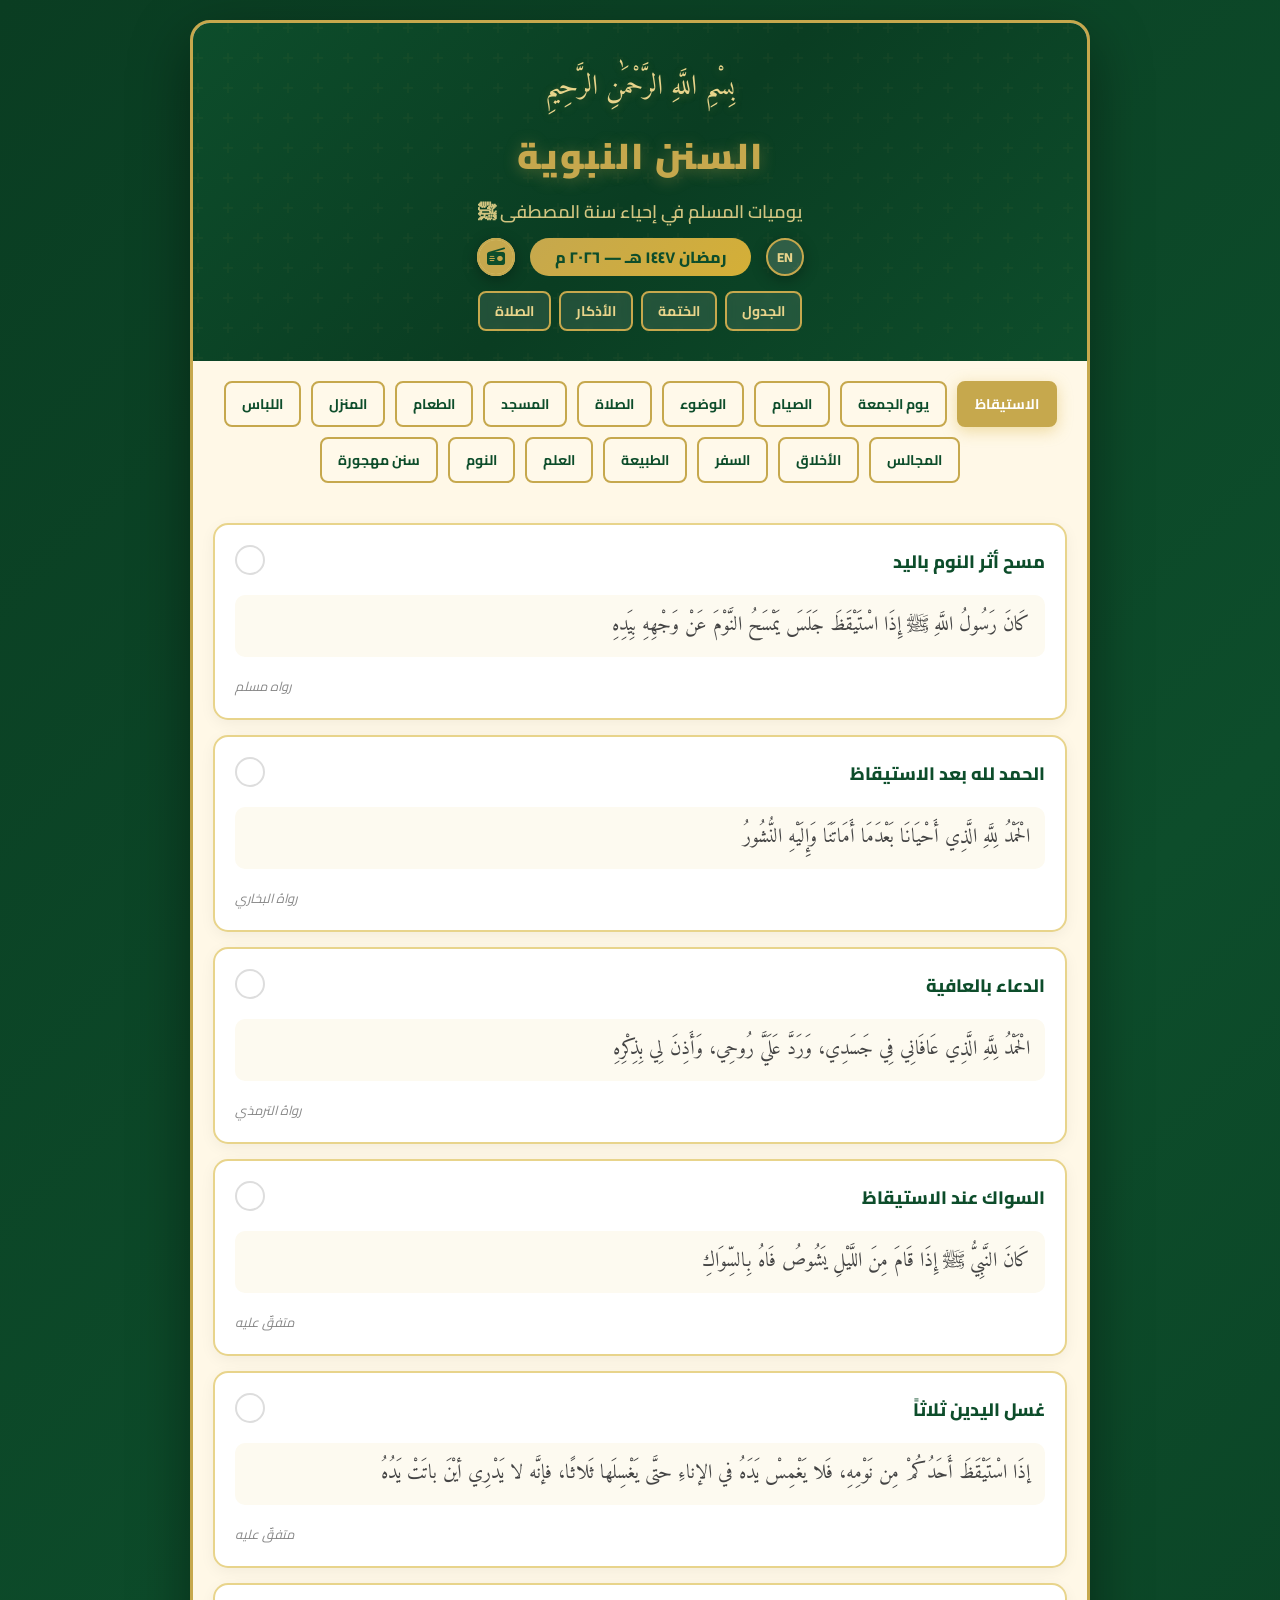
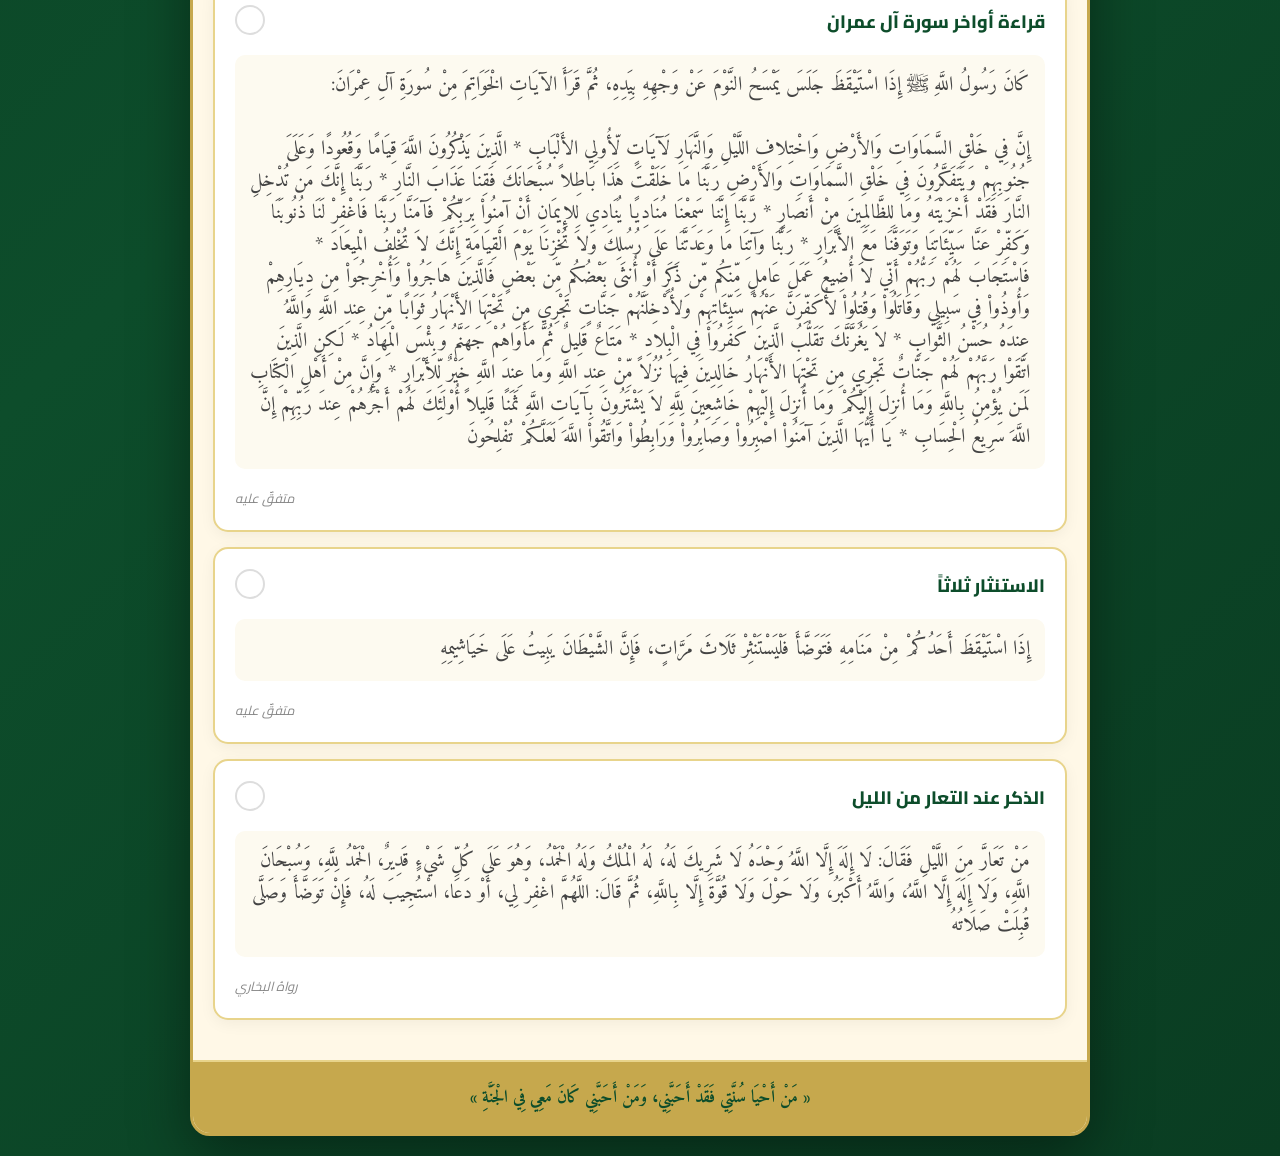
<file: sunnah.html>
<!DOCTYPE html>
<html lang="ar" dir="rtl">

<head>
    <meta charset="UTF-8">
    <meta name="viewport" content="width=device-width, initial-scale=1.0">
    <meta name="theme-color" content="#0D4D2B">
    <meta name="apple-mobile-web-app-capable" content="yes">
    <meta name="apple-mobile-web-app-status-bar-style" content="black-translucent">
    <title>السنن النبوية - يوميات المسلم</title>
    <link rel="preconnect" href="https://fonts.googleapis.com">
    <link
        href="https://fonts.googleapis.com/css2?family=Amiri:wght@400;700&family=Cairo:wght@400;600;700;900&display=swap"
        rel="stylesheet">
    <link rel="stylesheet" href="https://cdnjs.cloudflare.com/ajax/libs/font-awesome/6.4.0/css/all.min.css">
    <link rel="icon" type="image/x-icon" href="icon.png">
    <link rel="manifest" href="manifest.json">
    <link rel="apple-touch-icon" href="icon.png">
    <link rel="stylesheet" href="shared.css">
    <style>
        .container {
            max-width: 900px;
        }

        .tabs-nav {
            margin: 10px 0;
            display: flex;
            gap: 10px;
            justify-content: center;
            flex-wrap: wrap;
            padding: 10px 5px;
        }

        .tab-btn {
            background: rgba(255, 255, 255, 0.1);
            border: 2px solid var(--gold);
            color: var(--dark-green);
            padding: 8px 16px;
            border-radius: 8px;
            cursor: pointer;
            font-family: 'Cairo', sans-serif;
            font-size: 14px;
            font-weight: 700;
            white-space: nowrap;
            transition: 0.3s;
        }

        .tab-btn.active {
            background: var(--gold);
            color: white;
            box-shadow: 0 4px 15px rgba(212, 175, 55, 0.4);
        }

        .sunnah-list {
            display: flex;
            flex-direction: column;
            gap: 15px;
            padding: 20px;
            width: 100%;
        }

        .sunnah-card {
            background: white;
            border-radius: 15px;
            border: 2px solid var(--gold-light);
            padding: 20px;
            box-shadow: 0 4px 15px rgba(0, 0, 0, 0.05);
            display: flex;
            flex-direction: column;
            gap: 12px;
            transition: 0.3s;
            cursor: pointer;
        }

        .sunnah-card:active {
            transform: scale(0.98);
        }

        .sunnah-card.completed {
            border-color: var(--green);
            background: #f0fff4;
        }

        .sunnah-header {
            display: flex;
            justify-content: space-between;
            align-items: flex-start;
            gap: 10px;
        }

        .sunnah-title {
            font-family: 'Cairo', sans-serif;
            font-size: 18px;
            font-weight: 800;
            color: var(--dark-green);
            margin: 0;
        }

        .sunnah-hadith {
            font-family: 'Amiri', serif;
            font-size: 20px;
            line-height: 1.6;
            color: #444;
            background: #fdfaf0;
            padding: 15px;
            border-radius: 10px;
            margin: 5px 0;
        }

        .sunnah-source {
            font-size: 13px;
            color: #888;
            font-style: italic;
            text-align: left;
        }

        .check-icon {
            width: 30px;
            height: 30px;
            border-radius: 50%;
            border: 2px solid #ddd;
            display: flex;
            align-items: center;
            justify-content: center;
            font-size: 16px;
            color: transparent;
            transition: 0.3s;
            flex-shrink: 0;
        }

        .sunnah-card.completed .check-icon {
            background: var(--green);
            border-color: var(--green);
            color: white;
        }

        [dir="ltr"] .sunnah-hadith {
            text-align: left;
        }

        [dir="ltr"] .sunnah-source {
            text-align: right;
        }

        .footer {
            background: var(--gold);
            padding: 20px;
            text-align: center;
            font-weight: 700;
            color: var(--dark-green);
            margin-top: 20px;
            border-top: 2px solid var(--gold-light);
            font-family: 'Amiri', serif;
            font-size: 1.1rem;
        }
    </style>
</head>

<body>
    <div class="container">
        <header class="header">
            <div class="header-content">
                <div class="bismillah" data-i18n="bismillah">بِسْمِ اللَّهِ الرَّحْمَٰنِ الرَّحِيمِ</div>
                <h1 class="main-title" data-i18n="mainTitle">السنن النبوية</h1>
                <p class="sub-title" data-i18n="subTitle">يوميات المسلم في إحياء سنة المصطفى ﷺ</p>
                <div class="year-badge-container">
                    <button onclick="toggleLanguage()" id="langBtn" class="lang-toggle" aria-label="تبديل اللغة"
                        title="English">EN</button>
                    <span class="year-badge" data-i18n="yearBadge">رمضان ١٤٤٧ هـ — ٢٠٢٦ م</span>
                    <div class="header-actions">

                        <a href="radio.html" class="radio-link" title="إذاعة القران الكريم"><i class="fas fa-radio"></i>
                            <div class="radio-pulse"></div>
                        </a>
                        <button id="installBtn" class="install-link" title="تثبيت التطبيق"><i
                                class="fas fa-download"></i></button>
                    </div>
                </div>
                <nav id="main-nav" class="lang-switch" role="navigation" aria-label="التنقل الرئيسي">
                </nav>
            </div>
        </header>

        <nav class="tabs-nav" role="tablist">
            <button class="tab-btn active" onclick="switchTab('waking')" data-i18n="tabWaking">الاستيقاظ</button>
            <button class="tab-btn" onclick="switchTab('friday')" data-i18n="tabFriday">يوم الجمعة</button>
            <button class="tab-btn" onclick="switchTab('fasting')" data-i18n="tabFasting">الصيام</button>
            <button class="tab-btn" onclick="switchTab('wudu')" data-i18n="tabWudu">الوضوء</button>
            <button class="tab-btn" onclick="switchTab('prayer')" data-i18n="tabPrayer">الصلاة</button>
            <button class="tab-btn" onclick="switchTab('mosque')" data-i18n="tabMosque">المسجد</button>
            <button class="tab-btn" onclick="switchTab('food')" data-i18n="tabFood">الطعام</button>
            <button class="tab-btn" onclick="switchTab('home')" data-i18n="tabHome">المنزل</button>
            <button class="tab-btn" onclick="switchTab('dressing')" data-i18n="tabDressing">اللباس</button>
            <button class="tab-btn" onclick="switchTab('social')" data-i18n="tabSocial">المجالس</button>
            <button class="tab-btn" onclick="switchTab('ethics')" data-i18n="tabEthics">الأخلاق</button>
            <button class="tab-btn" onclick="switchTab('travel')" data-i18n="tabTravel">السفر</button>
            <button class="tab-btn" onclick="switchTab('nature')" data-i18n="tabNature">الطبيعة</button>
            <button class="tab-btn" onclick="switchTab('knowledge')" data-i18n="tabKnowledge">العلم</button>
            <button class="tab-btn" onclick="switchTab('sleep')" data-i18n="tabSleep">النوم</button>
            <button class="tab-btn" onclick="switchTab('forgotten')" data-i18n="tabForgotten">سنن مهجورة</button>
        </nav>

        <main id="main-content">
            <div class="sunnah-list" id="sunnahList">
                <!-- Content injected by JS -->
            </div>
        </main>

        <footer class="footer">« مَنْ أَحْيَا سُنَّتِي فَقَدْ أَحَبَّنِي، وَمَنْ أَحَبَّنِي كَانَ مَعِي فِي الْجَنَّةِ »
        </footer>
    </div>

    <script>
        const sunnahData = {
            waking: [
                { id: 'w1', title: 'مسح أثر النوم باليد', titleEn: 'Wiping sleep with hand', hadith: 'كَانَ رَسُولُ اللَّهِ ﷺ إِذَا اسْتَيْقَظَ جَلَسَ يَمْسَحُ النَّوْمَ عَنْ وَجْهِهِ بِيَدِهِ', hadithEn: 'The Messenger of Allah ﷺ would sit up and wipe the sleep from his face with his hand.', source: 'رواه مسلم' },
                { id: 'w2', title: 'الحمد لله بعد الاستيقاظ', titleEn: 'Praise after Waking', hadith: 'الْحَمْدُ لِلَّهِ الَّذِي أَحْيَانَا بَعْدَمَا أَمَاتَنَا وَإِلَيْهِ النُّشُورُ', hadithEn: 'Praise be to Allah who has given us life after taking it from us, and to Him is the resurrection.', source: 'رواهُ البخاري' },
                { id: 'w3', title: 'الدعاء بالعافية', titleEn: 'Supplication for Well-being', hadith: 'الْحَمْدُ لِلَّهِ الَّذِي عَافَانِي فِي جَسَدِي، وَرَدَّ عَلَيَّ رُوحِي، وَأَذِنَ لِي بِذِكْرِهِ', hadithEn: 'Praise be to Allah who has given my body health, and restored my soul to me, and permitted me to mention Him.', source: 'رواهُ الترمذي' },
                { id: 'w4', title: 'السواك عند الاستيقاظ', titleEn: 'Using Siwak', hadith: 'كَانَ النَّبِيُّ ﷺ إِذَا قَامَ مِنَ اللَّيْلِ يَشُوصُ فَاهُ بِالسِّوَاكِ', hadithEn: 'When the Prophet ﷺ woke up at night, he would clean his mouth with the Siwak.', source: 'متفقٌ عليه' },
                { id: 'w5', title: 'غسل اليدين ثلاثاً', titleEn: 'Washing hands 3x', hadith: 'إذَا اسْتَيْقَظَ أَحَدُكُمْ مِن نَوْمِهِ، فَلا يَغْمِسْ يَدَهُ في الإناءِ حتَّى يَغْسِلَها ثَلاثًا، فإنَّه لا يَدْرِي أيْنَ باتَتْ يَدُهُ', hadithEn: 'When one of you wakes up, he should not put his hand into the vessel until he washes it three times, for he does not know where his hand was.', source: 'متفقٌ عليه' },
                { id: 'w6', title: 'قراءة أواخر سورة آل عمران', titleEn: 'Reciting last verses of Al-Imran', hadith: 'كَانَ رَسُولُ اللَّهِ ﷺ إِذَا اسْتَيْقَظَ جَلَسَ يَمْسَحُ النَّوْمَ عَنْ وَجْهِهِ بِيَدِهِ، ثُمَّ قَرَأَ الآيَاتِ الْخَوَاتِمَ مِنْ سُورَةِ آلِ عِمْرَانَ: <br><br> إِنَّ فِي خَلْقِ السَّمَاوَاتِ وَالأَرْضِ وَاخْتِلافِ اللَّيْلِ وَالنَّهَارِ لَآيَاتٍ لِّأُولِي الأَلْبَابِ * الَّذِينَ يَذْكُرُونَ اللَّهَ قِيَامًا وَقُعُودًا وَعَلَىَ جُنُوبِهِمْ وَيَتَفَكَّرُونَ فِي خَلْقِ السَّمَاوَاتِ وَالأَرْضِ رَبَّنَا مَا خَلَقْتَ هَذَا بَاطِلاً سُبْحَانَكَ فَقِنَا عَذَابَ النَّارِ * رَبَّنَا إِنَّكَ مَن تُدْخِلِ النَّارَ فَقَدْ أَخْزَيْتَهُ وَمَا لِلظَّالِمِينَ مِنْ أَنصَارٍ * رَّبَّنَا إِنَّنَا سَمِعْنَا مُنَادِيًا يُنَادِي لِلإِيمَانِ أَنْ آمِنُواْ بِرَبِّكُمْ فَآمَنَّا رَبَّنَا فَاغْفِرْ لَنَا ذُنُوبَنَا وَكَفِّرْ عَنَّا سَيِّئَاتِنَا وَتَوَفَّنَا مَعَ الأَبْرَارِ * رَبَّنَا وَآتِنَا مَا وَعَدتَّنَا عَلَى رُسُلِكَ وَلاَ تُخْزِنَا يَوْمَ الْقِيَامَةِ إِنَّكَ لاَ تُخْلِفُ الْمِيعَادَ * فَاسْتَجَابَ لَهُمْ رَبُّهُمْ أَنِّي لاَ أُضِيعُ عَمَلَ عَامِلٍ مِّنكُم مِّن ذَكَرٍ أَوْ أُنثَى بَعْضُكُم مِّن بَعْضٍ فَالَّذِينَ هَاجَرُواْ وَأُخْرِجُواْ مِن دِيَارِهِمْ وَأُوذُواْ فِي سَبِيلِي وَقَاتَلُواْ وَقُتِلُواْ لأُكَفِّرَنَّ عَنْهُمْ سَيِّئَاتِهِمْ وَلأُدْخِلَنَّهُمْ جَنَّاتٍ تَجْرِي مِن تَحْتِهَا الأَنْهَارُ ثَوَابًا مِّن عِندِ اللَّهِ وَاللَّهُ عِندَهُ حُسْنُ الثَّوابِ * لاَ يَغُرَّنَّكَ تَقَلُّبُ الَّذِينَ كَفَرُواْ فِي الْبِلادِ * مَتَاعٌ قَلِيلٌ ثُمَّ مَأْوَاهُمْ جَهَنَّمُ وَبِئْسَ الْمِهَادُ * لَكِنِ الَّذِينَ اتَّقَوْا رَبَّهُمْ لَهُمْ جَنَّاتٌ تَجْرِي مِن تَحْتِهَا الأَنْهَارُ خَالِدِينَ فِيهَا نُزُلاً مِّنْ عِندِ اللَّهِ وَمَا عِندَ اللَّهِ خَيْرٌ لِّلأَبْرَارِ * وَإِنَّ مِنْ أَهْلِ الْكِتَابِ لَمَن يُؤْمِنُ بِاللَّهِ وَمَا أُنزِلَ إِلَيْكُمْ وَمَا أُنزِلَ إِلَيْهِمْ خَاشِعِينَ لِلَّهِ لاَ يَشْتَرُونَ بِآيَاتِ اللَّهِ ثَمَنًا قَلِيلاً أُوْلَئِكَ لَهُمْ أَجْرُهُمْ عِندَ رَبِّهِمْ إِنَّ اللَّهَ سَرِيعُ الْحِسَابِ * يَا أَيُّهَا الَّذِينَ آمَنُواْ اصْبِرُواْ وَصَابِرُواْ وَرَابِطُواْ وَاتَّقُواْ اللَّهَ لَعَلَّكُمْ تُفْلِحُونَ', hadithEn: 'The Messenger of Allah ﷺ would sit up and wipe the sleep from his face with his hand, then he would recite the last verses of Surah Al-Imran: "Indeed, in the creation of the heavens and the earth and the alternation of the night and the day are signs for those of understanding..."', source: 'متفقٌ عليه' },
                { id: 'w7', title: 'الاستنثار ثلاثاً', titleEn: 'Blowing nose 3x', hadith: 'إِذَا اسْتَيْقَظَ أَحَدُكُمْ مِنْ مَنَامِهِ فَتَوَضَّأَ فَلْيَسْتَنْثِرْ ثَلَاثَ مَرَّاتٍ، فَإِنَّ الشَّيْطَانَ يَبِيتُ عَلَى خَيَاشِيمِهِ', hadithEn: 'When one of you wakes up from his sleep and performs Wudu, he should blow his nose three times, for the Shaitan stays in the upper part of his nose during the night.', source: 'متفقٌ عليه' },
                { id: 'w8', title: 'الذكر عند التعار من الليل', titleEn: 'Dhikr when waking at night', hadith: 'مَنْ تَعَارَّ مِنَ اللَّيْلِ فَقَالَ: لَا إِلَهَ إِلَّا اللَّهُ وَحْدَهُ لَا شَرِيكَ لَهُ، لَهُ الْمُلْكُ وَلَهُ الْحَمْدُ، وَهُوَ عَلَى كُلِّ شَيْءٍ قَدِيرٌ، الْحَمْدُ لِلَّهِ، وَسُبْحَانَ اللَّهِ، وَلَا إِلَهَ إِلَّا اللَّهُ، وَاللَّهُ أَكْبَرُ، وَلَا حَوْلَ وَلَا قُوَّةَ إِلَّا بِاللَّهِ، ثُمَّ قَالَ: اللَّهُمَّ اغْفِرْ لِي، أَوْ دَعَا، اسْتُجِيبَ لَهُ، فَإِنْ تَوَضَّأَ وَصَلَّى قُبِلَتْ صَلَاتُهُ', hadithEn: 'Whoever awakes at night and then says: "None has the right to be worshipped but Allah alone, Who has no partner...\", then says \"O Allah! Forgive me\" or makes another supplication, his supplication will be answered...', source: 'رواهُ البخاري' }
            ],
            friday: [
                { id: 'fr1', title: 'الاغتسال يوم الجمعة', titleEn: 'Perform Ghusl on Friday', hadith: 'إِذَا جَاءَ أَحَدُكُمُ الْجُمُعَةَ فَلْيَغْتَسِلْ', hadithEn: 'When any one of you comes to the Friday (prayer), he should take a bath.', source: 'متفقٌ عليه' },
                { id: 'fr2', title: 'السواك والتطيب', titleEn: 'Using Siwak and Perfume', hadith: 'عَلَى كُلِّ مُسْلِمٍ الْغُسْلُ يَوْمَ الْجُمُعَةِ، وَيَلْبَسُ مِنْ صَالِحِ ثِيَابِهِ، وَإِنْ كَانَ لَهُ طِيبٌ مَسَّ مِنْهُ، وَإِنْ لَمْ يَكُنْ فَالْمَاءُ لَهُ طِيبٌ', hadithEn: 'Every Muslim should take a bath on Friday and wear his best clothes, and if he has perfume, he should apply it.', source: 'رواهُ أحمد' },
                { id: 'fr3', title: 'التبكير إلى الصلاة', titleEn: 'Going Early to the Mosque', hadith: 'مَنِ اغْتَسَلَ يَوْمَ الْجُمُعَةِ غُسْلَ الْجَنَابَةِ ثُمَّ رَاحَ، فَكَأَنَّمَا قَرَّبَ بَدَنَةً، وَمَنْ رَاحَ فِي السَّاعَةِ الثَّانِيَةِ، فَكَأَنَّمَا قَرَّبَ بَقَرَةً، وَمَنْ رَاحَ فِي السَّاعَةِ الثَّالِثَةِ، فَكَأَنَّمَا قَرَّبَ كَبْشاً أَقْرَنَ، وَمَنْ رَاحَ فِي السَّاعَةِ الرَّابِعَةِ، فَكَأَنَّمَا قَرَّبَ دَجَاجَةً، وَمَنْ رَاحَ فِي السَّاعَةِ الْخَامِسَةِ، فَكَأَنَّمَا قَرَّبَ بَيْضَةً، فَإِذَا خَرَجَ الْإِمَامُ حَضَرَتِ الْمَلَائِكَةُ يَسْتَمِعُونَ الذِّكْرَ', hadithEn: 'Whoever takes a bath on Friday and then goes early to the mosque, it is as if he had sacrificed a camel... and when the Imam comes out, the angels present themselves to listen to the sermon.', source: 'متفقٌ عليه' },
                { id: 'fr4', title: 'المشي إلى المسجد', titleEn: 'Walking to the Mosque', hadith: 'مَنْ غَسَّلَ يَوْمَ الْجُمُعَةِ وَاغْتَسَلَ، ثُمَّ بَكَّرَ وَابْتَكَرَ، وَمَشَى وَلَمْ يَرْكَبْ، وَدَنَا مِنَ الْإِمَامِ فَاسْتَمَعَ وَلَمْ يَلْغُ، كَانَ لَهُ بِكُلِّ خُطْوَةٍ عَمَلُ سَنَةٍ أَجْرُ صِيَامِهَا وَقِيَامِهَا', hadithEn: 'Whoever washes his head and takes a bath on Friday, goes early, walks and does not ride... he will have the reward of a year\'s fasting and praying for every step he takes.', source: 'رواهُ أبو داود والترمذي' },
                { id: 'fr5', title: 'قراءة سورة الكهف', titleEn: 'Reciting Surah Al-Kahf', hadith: 'مَنْ قَرَأَ سُورَةَ الْكَهْفِ فِي يَوْمِ الْجُمُعَةِ؛ أَضَاءَ لَهُ مِنَ النُّورِ مَا بَيْنَ الْجُمُعَتَيْنِ', hadithEn: 'Whoever recites Surah Al-Kahf on Friday, a light will shine for him from one Friday to the next.', source: 'رواهُ الحاكمُ والبيهقي' },
                { id: 'fr6', title: 'الإكثار من الصلاة على النبي ﷺ', titleEn: 'Blessings on the Prophet ﷺ', hadith: 'أَكْثِرُوا الصَّلَاةَ عَلَيَّ يَوْمَ الْجُمُعَةِ وَلَيْلَةَ الْجُمُعَةِ؛ فَمَنْ صَلَّى عَلَيَّ صَلَاةً صَلَّى اللَّهُ عَلَيْهِ عَشْرًا', hadithEn: 'Abound in invoking blessings upon me on Friday and the night of Friday, for he who invokes a blessing on me once, Allah will bless him ten times.', source: 'رواهُ البيهقيُّ وصححه الألباني' },
                { id: 'fr7', title: 'تحري ساعة الاستجابة', titleEn: 'The Hour of Response', hadith: 'إِنَّ فِي الْجُمُعَةِ سَاعَةً، لَا يُوَافِقُهَا عَبْدٌ مُسْلِمٌ، وَهُوَ قَائِمٌ يُصَلِّي، يَسْأَلُ اللَّهَ خَيْراً إِلَّا أَعْطَاهُ إِيَّاهُ - وَأَشَارَ بِيَدِهِ يُقَلِّلُهَا', hadithEn: 'There is a time on Friday when if a Muslim slave stands and prays and asks Allah for something good, Allah will definitely give it to him. And he pointed with his hand to indicate how short that time is.', source: 'متفقٌ عليه' },
                { id: 'fr8', title: 'الإنصات للخطبة', titleEn: 'Listening to the Khutbah', hadith: 'إِذَا قُلْتَ لِصَاحِبِكَ يَوْمَ الْجُمُعَةِ: أَنْصِتْ، وَالْإِمَامُ يَخْطُبُ، فَقَدْ لَغَوْتَ', hadithEn: 'If you say to your companion on Friday: "Keep quiet" while the Imam is delivering the sermon, you have engaged in idle talk.', source: 'متفقٌ عليه' }
            ],
            fasting: [
                { id: 'fs1', title: 'تعجيل الفطر', titleEn: 'Hastening Iftar', hadith: 'لا يَزَالُ النَّاسُ بِخَيْرٍ مَا عَجَّلُوا الْفِطْرَ', hadithEn: 'People will remain on the right path as long as they hasten the breaking of the fast.', source: 'متفقٌ عليه' },
                { id: 'fs2', title: 'تأخير السحور', titleEn: 'Delaying Suhoor', hadith: 'تَسَحَّرُوا فَإِنَّ فِي السَّحُورِ بَرَكَةً', hadithEn: 'Eat Suhoor, for in Suhoor there is blessing.', source: 'متفقٌ عليه' },
                { id: 'fs3', title: 'الإفطار على التمر أو الماء', titleEn: 'Iftar with Dates/Water', hadith: 'إِذَا أَفْطَرَ أَحَدُكُمْ فَلْيُفْطِرْ عَلَى تَمْرٍ، فَإِنَّهُ بَرَكَةٌ، فَمَنْ لَمْ يَجِدْ فَلْيُفْطِرْ عَلَى مَاءٍ، فَإِنَّهُ طَهُورٌ', hadithEn: 'When one of you breaks his fast, let him break it with dates, for they are a blessing. If he cannot find dates, then with water, for it is pure.', source: 'رواهُ أبو داود والترمذي' },
                { id: 'fs4', title: 'الدعاء عند الإفطار', titleEn: 'Dua at Iftar', hadith: 'ذَهَبَ الظَّمَأُ، وَابْتَلَّتِ الْعُرُوقُ، وَثَبَتَ الأَجْرُ إِنْ شَاءَ اللَّهُ', hadithEn: 'The thirst is gone, the veins are moistened, and the reward is confirmed, if Allah wills.', source: 'رواهُ أبو داود' },
                { id: 'fs5', title: 'الصبر والترفع عن اللغو', titleEn: 'Patience & Avoiding Foul Speech', hadith: 'إِذَا كَانَ يَوْمُ صَوْمِ أَحَدِكُمْ، فَلَا يَرْفُثْ وَلَا يَصْخَبْ، فَإِنْ سَابَّهُ أَحَدٌ أَوْ قَاتَلَهُ، فَلْيَقُلْ: إِنِّي امْرُؤٌ صَائِمٌ', hadithEn: 'When any one of you is fasting on a day, he should neither indulge in obscene language nor should he raise his voice; and if anyone reviles him or tries to quarrel with him he should say: I am fasting.', source: 'متفقٌ عليه' }
            ],
            wudu: [
                { id: 'wd1', title: 'التسمية قبل الوضوء', titleEn: 'Basmala before Wudu', hadith: 'لَا صَلَاةَ لِمَنْ لَا وُضُوءَ لَهُ، وَلَا وُضُوءَ لِمَنْ لَمْ يَذْكُرِ اسْمَ اللَّهِ تَعَالَى عَلَيْهِ', hadithEn: 'There is no prayer for him who has no wudu, and no wudu for him who does not mention Allah\'s name over it.', source: 'رواه أبو داود' },
                { id: 'wd2', title: 'المضمضة والاستنشاق من كف واحدة', titleEn: 'Rinsing mouth & nose with one palm', hadith: 'فَتَمَضْمَضَ وَاسْتَنْشَقَ مِنْ كَفٍّ وَاحِدَةٍ (فَفَعَلَ ذَلِكَ ثَلَاثاً)', hadithEn: 'He rinsed his mouth and nose from a single handful of water (doing that three times).', source: 'متفق عليه' },
                { id: 'wd3', title: 'المبالغة في الاستنشاق لغير الصائم', titleEn: 'Exaggerating in inhalation', hadith: 'أَسْبِغِ الْوُضُوءَ وَخَلِّلْ بَيْنَ الْأَصَابِعِ وَبَالِغْ فِي الِاسْتِنْشَاقِ إِلَّا أَنْ تَكُونَ صَائِماً', hadithEn: 'Perform wudu thoroughly, rub between fingers and exaggerate in inhalation unless you are fasting.', source: 'رواه أبو داود' },
                { id: 'wd4', title: 'السواك مع الوضوء', titleEn: 'Siwak with Wudu', hadith: 'لَوْلَا أَنْ أَشُقَّ عَلَى أُمَّتِي لَأَمَرْتُهُمْ بِالسِّوَاكِ مَعَ كُلِّ وُضُوءٍ', hadithEn: 'If it were not for the hardship on my Ummah, I would have ordered them to use Siwak with every wudu.', source: 'رواه أحمد' },
                { id: 'wd5', title: 'تخليل الأصابع', titleEn: 'Cleaning between fingers', hadith: 'أَسْبِغِ الْوُضُوءَ وَخَلِّلْ بَيْنَ الْأَصَابِعِ', hadithEn: 'Perform wudu thoroughly and rub between the fingers.', source: 'رواه الترمذي' },
                { id: 'wd6', title: 'الذكر المستحب بعد الوضوء', titleEn: 'Dua after Wudu', hadith: 'أَشْهَدُ أَنْ لَا إِلَهَ إِلَّا اللَّهُ وَحْدَهُ لَا شَرِيكَ لَهُ، وَأَشْهَدُ أَنَّ مُحَمَّداً عَبْدُهُ وَرَسُولُهُ، اللَّهُمَّ اجْعَلْنِي مِنَ التَّوَّابِينَ وَاجْعَلْنِي مِنَ الْمُتَطَهِّرِينَ', hadithEn: 'I bear witness that there is no deity besides Allah alone... O Allah, make me among those who repent and those who are purified.', source: 'رواه الترمذي' },
                { id: 'wd7', title: 'صلاة ركعتين بعد الوضوء', titleEn: 'Two Rak\'ahs after Wudu', hadith: 'مَنْ تَوَضَّأَ نَحْوَ وُضُوئِي هَذَا، ثُمَّ صَلَّى رَكْعَتَيْنِ لَا يُحَدِّثُ فِيهِمَا نَفْسَهُ، غُفِرَ لَهُ مَا تَقَدَّمَ مِنْ ذَنْبِهِ', hadithEn: 'Whoever performs wudu like mine and prays two rak\'ahs without thinking of worldly matters, his past sins will be forgiven.', source: 'متفق عليه' },
                { id: 'wd8', title: 'البدء باليمين', titleEn: 'Starting with the right', hadith: 'كَانَ النَّبِيُّ ﷺ يُعْجِبُهُ التَّيَمُّنُ فِي تَنَعُّلِهِ، وَتَرَجُّلِهِ، وَطُهُورِهِ، وَفِي شَأْنِهِ كُلِّهِ', hadithEn: 'The Prophet ﷺ used to like to start from the right side on wearing shoes, combing his hair, cleaning himself, and in all his affairs.', source: 'متفق عليه' },
                { id: 'wd9', title: 'الاقتصاد في الماء', titleEn: 'Economy in water', hadith: 'كَانَ النَّبِيُّ ﷺ يَتَوَضَّأُ بِالْمُدِّ، وَيَغْتَسِلُ بِالصَّاعِ، إِلَى خَمْسَةِ أَمْدَادٍ', hadithEn: 'The Prophet ﷺ used to perform Wudu with one Mudd of water and Ghusl with one Sa\' up to five Mudds.', source: 'متفق عليه' },
                { id: 'wd10', title: 'فضل الذكر بعد الوضوء', titleEn: 'Virtue of Dua after Wudu', hadith: 'مَا مِنْكُمْ مِنْ أَحَدٍ يَتَوَضَّأُ فَيُبْلِغُ -أَوْ فَيُسْبِغُ- الْوُضُوءَ ثُمَّ يَقُولُ: أَشْهَدُ أَنْ لَا إِلَهَ إِلَّا اللهُ وَأَنَّ مُحَمَّدًا عَبْدُ اللهِ وَرَسُولُهُ؛ إِلَّا فُتِحَتْ لَهُ أَبْوَابُ الْجَنَّةِ الثَّمَانِيَةُ يَدْخُلُ مِنْ أَيِّهَا شَاءَ', hadithEn: 'If anyone amongst you performs the Wudu, and then says: I testify that there is no god but Allah and that Muhammad is the servant of Allah and His Messenger; the eight gates of Paradise will be opened for him and he may enter by whichever of them he wishes.', source: 'رواه مسلم' }
            ],
            prayer: [
                { id: 'p1', title: 'السواك قبل الصلاة', titleEn: 'Siwak before Prayer', hadith: 'لَوْلَا أَنْ أَشُقَّ عَلَى أُمَّتِي لَأَمَرْتُهُمْ بِالسِّوَاكِ عِنْدَ كُلِّ صَلَاةٍ', hadithEn: 'If it were not for the hardship on my Ummah, I would have ordered them to use Siwak before every prayer.', source: 'متفق عليه' },
                { id: 'p2', title: 'دعاء الاستفتاح', titleEn: 'Opening Supplication', hadith: 'سُبْحَانَكَ اللَّهُمَّ وَبِحَمْدِكَ، وَتَبَارَكَ اسْمُكَ وَتَعَالَى جَدُّكَ، وَلَا إِلَهَ غَيْرُكَ', hadithEn: 'Glory be to You, O Allah, and all praise. Blessed be Your name, and exalted be Your majesty, and there is no deity besides You.', source: 'رواه مسلم' },
                { id: 'p3', title: 'التأمين بعد الفاتحة', titleEn: 'Saying Ameen', hadith: 'إذَا أَمَّنَ الإِمَامُ فَأَمِّنُوا، فإنَّه مَن وافَقَ تَأْمِينُهُ تَأْمِينَ المَلَائِكَةِ غُفِرَ له ما تَقَدَّمَ مِن ذَنْبِهِ', hadithEn: 'When the Imam says Ameen, say Ameen, for if one\'s Ameen coincides with that of the angels, his past sins will be forgiven.', source: 'متفق عليه' },
                { id: 'p4', title: 'السنن الرواتب (١٢ ركعة)', titleEn: 'Sunnah Rawatib (12 Rak\'ahs)', hadith: 'مَا مِنْ عَبْدٍ مُسْلِمٍ يُصَلِّي لِلَّهِ كُلَّ يَوْمٍ ثِنْتَيْ عَشْرَةَ رَكْعَةً تَطَوُّعاً غَيْرَ فَرِيضَةٍ، إِلَّا بَنَى اللَّهُ لَهُ بَيْتاً فِي الْجَنَّةِ', hadithEn: 'No Muslim servant prays twelve voluntary rak\'ahs every day but Allah builds a house for him in Paradise.', source: 'رواه مسلم' },
                { id: 'p5', title: 'صلاة الضحى (صدقة الأعضاء)', titleEn: 'Duha Prayer (Charity for Joints)', hadith: 'يُصْبِحُ علَى كُلِّ سُلَامَى مِن أَحَدِكُمْ صَدَقَةٌ، فَكُلُّ تَسْبِيحَةٍ صَدَقَةٌ، وَكُلُّ تَحْمِيدَةٍ صَدَقَةٌ، وَكُلُّ تَهْلِيلَةٍ صَدَقَةٌ، وَكُلُّ تَكْبِيرَةٍ صَدَقَةٌ، وَأَمْرٌ بالمَعروفِ صَدَقَةٌ، وَنَهْيٌ عَنِ المُنْكَرِ صَدَقَةٌ، وَيُجْزِئُ مِن ذلكَ رَكْعَتَانِ يَرْكَعُهُما مِنَ الضُّحَى', hadithEn: 'In the morning charity is due from every bone-joint of the body... Every tasbih is charity, every tahmid is charity, every tahlil is charity, every takbir is charity, enjoining good is charity, forbidding evil is charity, and two rak\'ahs which one prays in the Duha suffice for all that.', source: 'رواه مسلم' },
                { id: 'p6', title: 'تغيير المكان لصلاة النافلة', titleEn: 'Changing Place for Sunnah', hadith: 'أَمَرَنَا رَسُولُ اللَّهِ ﷺ أَنْ لَا نُوصِلَ صَلَاةً بِصَلَاةٍ حَتَّى نَتَكَلَّمَ أَوْ نَخْرُجَ', hadithEn: 'The Messenger of Allah ﷺ ordered us not to connect one prayer with another until we have spoken or gone out.', source: 'رواهُ مسلم' },
                { id: 'p7', title: 'صلاة الوتر', titleEn: 'Witr Prayer', hadith: 'اجْعَلُوا آخِرَ صَلَاتِكُمْ بِاللَّيْلِ وِتْراً', hadithEn: 'Make your last prayer at night Witr.', source: 'متفق عليه' },
                { id: 'p8', title: 'الأذكار الواردة بعد الصلاة', titleEn: 'Adhkar after Prayer', hadith: 'مَنْ سَبَّحَ اللَّهَ فِي دُبُرِ كُلِّ صَلَاةٍ ثَلَاثاً وَثَلَاثِينَ، وَحَمِدَ اللَّهَ ثَلَاثاً وَثَلَاثِينَ، وَكَبَّرَ اللَّهَ ثَلَاثاً وَثَلَاثِينَ، فَتِلْكَ تِسْعَةٌ وَتِسْعُونَ، وَقَالَ تَمَامَ الْمِائَةِ: لَا إِلَهَ إِلَّا اللَّهُ وَحْدَهُ لَا شَرِيكَ لَهُ، لَهُ الْمُلْكُ وَلَهُ الْحَمْدُ وَهُوَ عَلَى كُلِّ شَيْءٍ قَدِيرٌ، غُفِرَتْ خَطَايَاهُ وَإِنْ كَانَتْ مِثْلَ زَبَدِ الْبَحْرِ', hadithEn: 'If anyone extols Allah thirty-three times after every prayer, and praises Allah thirty-three times, and declares His greatness thirty-three times, ninety-nine in all, and says to complete a hundred: There is no god but Allah, having no partner with Him... his sins will be forgiven even if they are as abundant as the foam of the sea.', source: 'رواه مسلم' },
                { id: 'p9', title: 'سنة الفجر', titleEn: 'The Two Sunnah Rak’ahs of Fajr', hadith: 'رَكْعَتَا الْفَجْرِ خَيْرٌ مِنَ الدُّنْيَا وَمَا فِيهَا', hadithEn: 'The two rak\'ahs of Fajr are better than this world and all it contains.', source: 'رواه مسلم' },
                { id: 'p10', title: 'الصلاة إلى سترة', titleEn: 'Praying Towards a Sutra', hadith: 'إِذَا صَلَّى أَحَدُكُمْ فَلْيُصَلِّ إِلَى سُتْرَةٍ وَلْيَدْنُ مِنْهَا', hadithEn: 'When one of you prays, let him pray towards a Sutra and stay close to it.', source: 'رواه أبو داود' },
                { id: 'p11', title: 'الدعاء بين السجدتين', titleEn: 'Supplication Between Prostrations', hadith: 'رَبِّ اغْفِرْ لِي، رَبِّ اغْفِرْ لِي', hadithEn: 'O Lord forgive me, O Lord forgive me.', source: 'رواهُ النسائي' }
            ],
            mosque: [
                { id: 'm1', title: 'دعاء الذهاب إلى المسجد', titleEn: 'Dua going to Mosque', hadith: 'اللَّهُمَّ اجْعَلْ في قَلْبِي نُورًا، وفِي لِسَانِي نُورًا، وفِي سَمْعِي نُورًا، وفِي بَصَرِي نُورًا، وَمِنْ فَوْقِي نُورًا، وَمِنْ تَحْتِي نُورًا، وَعَنْ يَمِينِي نُورًا، وَعَنْ شِمَالِي نُورًا، وَمِنْ أَمَامِي نُورًا، وَمِنْ خَلْفِي نُورًا، وَاجْعَلْ في نَفْسِي نُورًا، وَأَعْظِمْ لي نُورًا', hadithEn: 'O Allah, place light in my heart, light in my tongue, light in my hearing, light in my sight, and light in all directions around me.', source: 'رواه مسلم' },
                { id: 'm2', title: 'الدخول باليمين والدعاء المأثور', titleEn: 'Entering with Right Foot', hadith: 'إِذَا دَخَلَ أَحَدُكُمُ الْمَسْجِدَ فَلْيُسَلِّمْ عَلَى النَّبِيِّ ﷺ وَلْيَقُلْ: اللَّهُمَّ افْتَحْ لِي أَبْوَابَ رَحْمَتِكَ، وَإِذَا خَرَجَ فَلْيَقُلْ: اللَّهُمَّ إِنِّي أَسْأَلُكَ مِنْ فَضْلِكَ', hadithEn: 'When one of you enters the mosque, let him send blessings upon the Prophet ﷺ and say: O Allah, open for me the gates of Your mercy.', source: 'رواه مسلم' },
                { id: 'm3', title: 'تحية المسجد', titleEn: 'Greeting the Mosque', hadith: 'إِذَا دَخَلَ أَحَدُكُمُ الْمَسْجِدَ فَلَا يَجْلِسْ حَتَّى يُصَلِّيَ رَكْعَتَيْنِ', hadithEn: 'When one of you enters the mosque, he should not sit down until he prays two rak\'ahs.', source: 'متفق عليه' },
                { id: 'm4', title: 'التبكير للصلاة والصف الأول', titleEn: 'Early to Prayer & 1st Row', hadith: 'لَوْ يَعْلَمُ النَّاسُ ما في النِّدَاءِ والصَّفِّ الأوَّلِ، ثُمَّ لَمْ يَجِدُوا إلَّا أنْ يَسْتَهِمُوا عليه لَاسْتَهَمُوا', hadithEn: 'If people knew what is in the call and the first row, and they could find no other way but to cast lots for it, they would do so.', source: 'متفق عليه' },
                { id: 'm5', title: 'الدعاء عند الخروج من المسجد', titleEn: 'Dua when leaving Mosque', hadith: 'وَإِذَا خَرَجَ فَلْيَقُلْ: اللَّهُمَّ إِنِّي أَسْأَلُكَ مِنْ فَضْلِكَ (جزء من حديث الدخول)', hadithEn: 'And when he leaves, let him say: O Allah, I ask You from Your bounty.', source: 'رواه مسلم' },
                { id: 'm6', title: 'تقديم الرجل اليسرى عند الخروج', titleEn: 'Exiting with the Left Foot', hadith: 'كَانَ النَّبِيُّ ﷺ يَبْدَأُ بِالرِّجْلِ الْيُمْنَى إِذَا دَخَلَ الْمَسْجِدَ، وَبِالْيُسْرَى إِذَا خَرَجَ', hadithEn: 'The Prophet ﷺ would start with the right foot when entering the mosque, and with the left when exiting.', source: 'رواه الحاكم' },
                { id: 'm7', title: 'اغتنام الدعاء بين الأذان والإقامة', titleEn: 'Supplication Between Adhan and Iqamah', hadith: 'الدُّعَاءُ لَا يُرَدُّ بَيْنَ الْأَذَانِ وَالْإِقَامَةِ', hadithEn: 'A supplication made between the Adhan and the Iqamah is not rejected.', source: 'رواهُ الترمذي' },
                { id: 'm8', title: 'الترديد خلف المؤذن', titleEn: 'Repeating After the Mu\'adhin', hadith: 'إِذَا سَمِعْتُمُ الْمُؤَذِّنَ فَقُولُوا مِثْلَ مَا يَقُولُ', hadithEn: 'When you hear the Mu\'adhin, say what he says.', source: 'متفقٌ عليه' }
            ],
            food: [
                { id: 'f1', title: 'الأكل باليمين ومما يليك', titleEn: 'Eating with Right Hand', hadith: 'يَا غُلَامُ، سَمِّ اللَّهَ، وَكُلْ بِيَمِينِكَ، وَكُلْ مِمَّا يَلِيكَ', hadithEn: 'O boy, mention Allah\'s name, eat with your right hand, and eat from what is in front of you.', source: 'متفق عليه' },
                { id: 'f2', title: 'حمد الله بعد الطعام والشراب', titleEn: 'Praise after Food & Drink', hadith: 'إِنَّ اللَّهَ لَيَرْضَى عَنِ الْعَبْدِ أَنْ يَأْكُلَ الْأَكْلَةَ فَيَحْمَدَهُ عَلَيْهَا، أَوْ يَشْرَبَ الشَّرْبَةَ فَيَحْمَدَهُ عَلَيْهَا', hadithEn: 'Allah is pleased with an individual who mentions His praise after taking a morsel of food or a drink.', source: 'رواه مسلم' },
                { id: 'f3', title: 'التسمية عند النسيان', titleEn: 'Basmala when forgotten', hadith: 'إِذَا أَكَلَ أَحَدُكُمْ فَلْيَذْكُرِ اسْمَ اللَّهِ تَعَالَى، فَإِنْ نَسِيَ أَنْ يَذْكُرَ اسْمَ اللَّهِ تَعَالَى فِي أَوَّلِهِ فَلْيَقُلْ: بِسْمِ اللَّهِ أَوَّلَهُ وَآخِرَهُ', hadithEn: 'When one of you eats, he should mention the name of Allah; if he forgets, let him say: Bismillah in its beginning and end.', source: 'رواه أبو داود' },
                { id: 'f4', title: 'لعق الأصابع والقصعة', titleEn: 'Licking Fingers & Bowl', hadith: 'وَلَا يَمْسَحْ يَدَهُ بِالْمِنْدِيلِ حَتَّى يَلْعَقَ أَصَابِعَهُ؛ فَإِنَّهُ لَا يَدْرِي فِي أَيِّ طَعَامِهِ الْبَرَكَةُ', hadithEn: 'And he should not wipe his hand with a cloth until he has licked his fingers; for he does not know in which part of his food the blessing lies.', source: 'رواه مسلم' },
                { id: 'f5', title: 'التنفس خارج الإناء ثلاثاً', titleEn: 'Breathing 3x outside vessel', hadith: 'أَنَّ رَسُولَ اللَّهِ ﷺ كَانَ يَتَنَفَّسُ فِي الشَّرَابِ ثَلَاثاً', hadithEn: 'The Messenger of Allah ﷺ used to breathe three times in the course of drinking (outside the vessel).', source: 'متفق عليه' },
                { id: 'f6', title: 'الأكل من جوانب القصعة', titleEn: 'Eating from sides of bowl', hadith: 'الْبَرَكَةُ تَنْزِلُ وَسَطَ الطَّعَامِ، فَكُلُوا مِنْ حَافَتَيْهِ، وَلَا تَأْكُلُوا مِنْ وَسَطِهِ', hadithEn: 'The blessing descends in the middle of the food, so eat from the sides and do not eat from the middle.', source: 'رواه الترمذي' },
                { id: 'f7', title: 'شرب الماء جالساً', titleEn: 'Drinking while sitting', hadith: 'لَا يَشْرَبَنَّ أَحَدٌ مِنْكُمْ قَائِماً، فَمَنْ نَسِيَ فَلْيَسْتَقِئْ', hadithEn: 'None of you should drink while standing; and if anyone forgets, he must vomit.', source: 'رواه مسلم' },
                { id: 'f8', title: 'اجتماع الجماعة على الطعام', titleEn: 'Eating Together in Groups', hadith: 'اجْتَمِعُوا عَلَى طَعَامِكُمْ يُبَارَكْ لَكُمْ فِيهِ', hadithEn: 'Eat together, for then you will be blessed in it.', source: 'رواهُ أبو داود' },
                { id: 'f9', title: 'لعق القصعة ومسح الإناء', titleEn: 'Cleaning the Plate and Vessel', hadith: 'أَمَرَنَا رَسُولُ اللَّهِ ﷺ أَنْ نَسْلُتَ الْقَصْعَةَ، وَقَالَ: إِنَّكُمْ لَا تَدْرُونَ فِي أَيِّ طَعَامِكُمُ الْبَرَكَةُ', hadithEn: 'The Messenger of Allah ﷺ ordered us to clean the dish and said: You do not know in which portion the blessing resides.', source: 'رواهُ مسلم' },
                { id: 'f10', title: 'النهي عن النفخ في الإناء', titleEn: 'Not Blowing into the Vessel', hadith: 'نَهَى رَسُولُ اللَّهِ ﷺ أَنْ يُتَنَفَّسَ فِي الْإِنَاءِ أَوْ يُنْفَخَ فِيهِ', hadithEn: 'The Messenger of Allah ﷺ forbade breathing into the vessel or blowing into it.', source: 'رواهُ أبو داود' }
            ],
            home: [
                { id: 'h1', title: 'ذكر الله عند الدخول', titleEn: 'Mentioning Allah at Entrance', hadith: 'إِذَا دَخَلَ الرَّجُلُ بَيْتَهُ، فَذَكَرَ اللَّهَ عِنْدَ دُخُولِهِ وَعِنْدَ طَعَامِهِ، قَالَ الشَّيْطَانُ: لَا مَبِيتَ لَكُمْ، وَلَا عَشَاءَ، وَإِذَا دَخَلَ، فَلَمْ يَذْكُرِ اللَّهَ عِنْدَ دُخُولِهِ، قَالَ الشَّيْطَانُ: أَدْرَكْتُمُ الْمَبِيتَ', hadithEn: 'When a man enters his house and mentions Allah at his entrance and over his food, Satan says: No place to stay and no supper for you.', source: 'رواه مسلم' },
                { id: 'h2', title: 'صلاة ركعتين عند الدخول والخروج', titleEn: '2 Rak\'ahs when entering/exiting home', hadith: 'إِذَا خَرَجْتَ مِنْ مَنْزِلِكَ فَصَلِّ رَكْعَتَيْنِ تَمْنَعَانِكَ مَخْرَجَ السُّوءِ، وَإِذَا دَخَلْتَ إِلَى مَنْزِلِكَ فَصَلِّ رَكْعَتَيْنِ تَمْنَعَانِكَ مَدْخَلَ السُّوءِ', hadithEn: 'When you leave your house, pray two rak\'ahs, they will protect you from an evil exit; and when you enter your house, pray two rak\'ahs, they will protect you from an evil entrance.', source: 'رواه البزار' },
                { id: 'h3', title: 'إفشاء السلام على الأهل', titleEn: 'Spreading Salam to Family', hadith: 'يَا بُنَيَّ إِذَا دَخَلْتَ عَلَى أَهْلِكَ فَسَلِّمْ تَكُنْ بَرَكَةً عَلَيْكَ وَعَلَى أَهْلِ بَيْتِكَ', hadithEn: 'O son, when you enter your house, say Salam; it will be a blessing for you and your family.', source: 'رواهُ الترمذي' },
                { id: 'h4', title: 'السواك عند دخول المنزل', titleEn: 'Siwak when entering home', hadith: 'أَنَّ النَّبِيَّ ﷺ كَانَ إِذَا دَخَلَ بَيْتَهُ بَدَأَ بِالسِّوَاكِ', hadithEn: 'The Prophet ﷺ, upon entering his house, would first use the Siwak.', source: 'رواهُ مسلم' },
                { id: 'h5', title: 'عدم عيب الطعام', titleEn: 'Not criticizing food', hadith: 'مَا عَابَ النَّبِيُّ ﷺ طَعَاماً قَطُّ، إِنِ اشْتَهَاهُ أَكَلَهُ وَإِنْ كَرِهَهُ تَرَكَهُ', hadithEn: 'The Prophet ﷺ never criticized any food; if he liked it, he would eat it, and if he disliked it, he would leave it.', source: 'متفق عليه' }
            ],
            dressing: [
                { id: 'dr1', title: 'دعاء الثوب الجديد', titleEn: 'Dua for new clothes', hadith: 'اللَّهُمَّ لَكَ الْحَمْدُ، أَنْتَ كَسَوْتَنِيهِ، أَسْأَلُكَ مِنْ خَيْرِهِ وَخَيْرِ مَا صُنِعَ لَهُ، وَأَعُوذُ بِكَ مِنْ شَرِّهِ وَشَرِّ مَا صُنِعَ لَهُ', hadithEn: 'O Allah, to You is the praise, You have clothed me with it. I ask You for its good and the good of what it was made for, and I seek refuge in You from its evil and the evil of what it was made for.', source: 'رواهُ أبو داود والترمذي' },
                { id: 'dr2', title: 'البدء باليمين في اللباس', titleEn: 'Starting with the right', hadith: 'إِذَا لَبِسْتُمْ فَابْدَأُوا بِأَيَامِنِكُمْ', hadithEn: 'When you dress, start with your right side.', source: 'رواهُ أبو داود والترمذي' },
                { id: 'dr3', title: 'التسمية عند خلع الثياب', titleEn: 'Bismillah when undressing', hadith: 'سِتْرُ مَا بَيْنَ أَعْيُنِ الْجِنِّ وَعَوْرَاتِ بَنِي آدَمَ: إِذَا وَضَعَ أَحَدُهُمْ ثَوْبَهُ أَنْ يَقُولَ: بِسْمِ اللَّهِ', hadithEn: 'The screen between the eyes of the Jinn and the nakedness of the children of Adam is that when one of them puts off his clothes, he says: Bismillah.', source: 'رواهُ الطبراني' },
                { id: 'dr4', title: 'دعاء النظر في المرآة', titleEn: 'Dua looking in mirror', hadith: 'اللَّهُمَّ أَنْتَ حَسَّنْتَ خَلْقِي فَحَسِّنْ خُلُقِي', hadithEn: 'O Allah, You have made my physical creation beautiful, so make my character beautiful.', source: 'رواهُ أحمد' },
                { id: 'dr5', title: 'استحباب لبس الثياب البيض', titleEn: 'Wearing White Clothes', hadith: 'الْبَسُوا مِنْ ثِيَابِكُمُ الْبَيَاضَ؛ فَإِنَّهَا مِنْ خَيْرِ ثِيَابِكُمْ', hadithEn: 'Wear white clothes, for they are the best of your garments.', source: 'رواهُ أبو داود' },
                { id: 'dr6', title: 'تقديم الشمال عند خلع النعل', titleEn: 'Removing the Left Shoe First', hadith: 'إِذَا انْتَعَلَ أَحَدُكُمْ فَلْيَبْدَأْ بِالْيَمِينِ، وَإِذَا نَزَعَ فَلْيَبْدَأْ بِالشِّمَالِ', hadithEn: 'When one of you puts on shoes, let him begin with the right, and when he takes them off, let him begin with the left.', source: 'متفقٌ عليه' }
            ],
            social: [
                { id: 'sc1', title: 'كفارة المجلس عند القيام', titleEn: 'Expiation of Meeting', hadith: 'مَنْ جَلَسَ فِي مَجْلِسٍ فَكَثُرَ فِيهِ لَغَطُهُ فَقَالَ قَبْلَ أَنْ يَقُومَ مِنْ مَجْلِسِهِ ذَلِكَ: سُبْحَانَكَ اللَّهُمَّ وَبِحَمْدِكَ، أَشْهَدُ أَنْ لَا إِلَهَ إِلَّا أَنْتَ، أَسْتَغْفِرُكَ وَأَتُوبُ إِلَيْكَ، إِلَّا غُفِرَ لَهُ مَا كَانَ فِي مَجْلِسِهِ ذَلِكَ', hadithEn: 'Whoever sits in a gathering and speaks much, then says before standing from that gathering of his: "Glory be to You, O Allah, and with Your praise; I bear witness that there is no god but You; I ask Your forgiveness and I repent to You," but he will be forgiven for what took place in that gathering of his.', source: 'رواه الترمذي' },
                { id: 'sc2', title: 'إلقاء السلام عند الدخول والقيام', titleEn: 'Salam when arriving/leaving', hadith: 'إِذَا انْتَهَى أَحَدُكُمْ إِلَى الْمَجْلِسِ فَلْيُسَلِّمْ، فَإِذَا أَرَادَ أَنْ يَقُومَ فَلْيُسَلِّمْ، فَلَيْسَتِ الْأُولَى بِأَحَقَّ مِنَ الْآخِرَةِ', hadithEn: 'When one of you arrives at a gathering, let him say Salam, and when he leaves, let him say Salam; for the first is not more important than the last.', source: 'رواه الترمذي' },
                { id: 'sc3', title: 'الجلوس حيث ينتهي به المجلس', titleEn: 'Sitting at the end', hadith: 'أَنَّ رَسُولَ اللَّهِ ﷺ كَانَ إِذَا أَتَى مَجْلِساً جَلَسَ حَيْثُ يَنْتَهِي بِهِ الْمَجْلِسُ', hadithEn: 'When the Messenger of Allah ﷺ came to a gathering, he would sit where the gathering ended.', source: 'رواه أبو داود' },
                { id: 'sc4', title: 'التفسح في المجالس', titleEn: 'Making room for others', hadith: 'يَا أَيُّهَا الَّذِينَ آمَنُوا إِذَا قِيلَ لَكُمْ تَفَسَّحُوا فِي الْمَجَالِسِ فَافْسَحُوا يَفْسَحِ اللَّهُ لَكُمْ', hadithEn: 'O you who have believed, when you are told, "Space yourselves" in assemblies, then make space; Allah will make space for you.', source: 'سورة المجادلة' },
                { id: 'sc5', title: 'الذكر في المجلس', titleEn: 'Mentioning Allah in gathering', hadith: 'مَا جَلَسَ قَوْمٌ مَجْلِساً لَمْ يَذْكُرُوا اللَّهَ فِيهِ، وَلَمْ يُصَلُّوا عَلَى نَبِيِّهِمْ، إِلَّا كَانَ عَلَيْهِمْ تِرَةً، فَإِنْ شَاءَ عَذَّبَهُمْ وَإِنْ شَاءَ غَفَرَ لَهُمْ', hadithEn: 'No people sit in a gathering without mentioning Allah and sending blessings on the Prophet, but they will have a regret.', source: 'رواه الترمذي' },
                { id: 'sc6', title: 'عيادة المريض وتطييب نفسه', titleEn: 'Visiting & Cheering the Sick', hadith: 'لَا بَأْسَ، طَهُورٌ إِنْ شَاءَ اللَّهُ', hadithEn: 'No harm, it is a purification, if Allah wills.', source: 'رواه البخاري' },
                { id: 'sc7', title: 'إلقاء السلام على الصبيان', titleEn: 'Greeting Children with Salam', hadith: 'أَنَّ رَسُولَ اللَّهِ ﷺ مَرَّ عَلَى صِبْيَانٍ فَسَلَّمَ عَلَيْهِمْ', hadithEn: 'The Messenger of Allah ﷺ passed by some boys and greeted them with Salam.', source: 'متفقٌ عليه' },
                { id: 'sc8', title: 'التأني والبيان في الكلام', titleEn: 'Clear and Deliberate Speech', hadith: 'كَانَ كَلَامُ رَسُولِ اللَّهِ ﷺ كَلَاماً فَصْلاً يَفْهَمُهُ كُلُّ مَنْ سَمِعَهُ', hadithEn: 'The speech of the Messenger of Allah ﷺ was clear and deliberate, such that everyone who heard it understood it.', source: 'رواهُ أبو داود' },
                { id: 'sc9', title: 'عدم التفريق بين اثنين في المجلس', titleEn: 'Not Separating Between Two Sitting Together', hadith: 'لَا يَحِلُّ لِلرَّجُلِ أَنْ يُفَرِّقَ بَيْنَ اثْنَيْنِ إِلَّا بِإِذْنِهِمَا', hadithEn: 'It is not lawful for a man to separate two people sitting together unless they give permission.', source: 'رواهُ أبو داود' }
            ],
            ethics: [
                { id: 'et1', title: 'التبسم في وجه الأخ', titleEn: 'Smiling at your brother', hadith: 'تَبَسُّمُكَ فِي وَجْهِ أَخِيكَ لَكَ صَدَقَةٌ', hadithEn: 'Your smiling in the face of your brother is charity for you.', source: 'رواهُ الترمذي' },
                { id: 'et2', title: 'المصافحة', titleEn: 'Shaking hands', hadith: 'مَا مِنْ مُسْلِمَيْنِ يَلْتَقِيَانِ فَيَتَصَافَحَانِ إِلَّا غُفِرَ لَهُمَا قَبْلَ أَنْ يَتَفَرَّقَا', hadithEn: 'Two Muslims do not meet and shake hands but their sins are forgiven before they separate.', source: 'رواهُ أبو داود والترمذي' },
                { id: 'et3', title: 'كظم الغيظ', titleEn: 'Suppressing anger', hadith: 'لَيْسَ الشَّدِيدُ بِالصُّرَعَةِ، إِنَّمَا الشَّدِيدُ الَّذِي يَمْلِكُ نَفْسَهُ عِنْدَ الْغَضَبِ', hadithEn: 'The strong man is not the one who can overpower others (in wrestling); rather, the strong man is the one who controls himself when he gets angry.', source: 'متفقٌ عليه' },
                { id: 'et4', title: 'الكلمة الطيبة', titleEn: 'The kind word', hadith: 'وَالْكَلِمَةُ الطَّيِّبَةُ صَدَقَةٌ', hadithEn: 'And a kind word is charity.', source: 'متفقٌ عليه' }
            ],
            travel: [
                { id: 'tr1', title: 'دعاء الركوب والسفر', titleEn: 'Dua for Travel', hadith: 'سُبْحَانَ الَّذِي سَخَّرَ لَنَا هَذَا وَمَا كُنَّا لَهُ مُقْرِنِينَ وَإِنَّا إِلَى رَبِّنَا لَمُنْقَلِبُونَ', hadithEn: 'Glory be to Him who has placed this at our service, and we could not have done it by ourselves; and surely to our Lord we are to return.', source: 'رواه مسلم' },
                { id: 'tr2', title: 'التكبير عند الصعود والتسبيح عند النزول', titleEn: 'Takbir & Tasbih', hadith: 'كُنَّا إِذَا صَعِدْنَا كَبَّرْنَا، وَإِذَا نَزَلْنَا سَبَّحْنَا', hadithEn: 'When we went up a hill we said Allahu Akbar, and when we went down we said SubhanAllah.', source: 'رواه البخاري' },
                { id: 'tr3', title: 'دعاء الرجوع من السفر', titleEn: 'Dua returning from travel', hadith: 'آيِبُونَ تَائِبُونَ عَابِدُونَ لِرَبِّنَا حَامِدُونَ', hadithEn: 'Returning, repenting, worshipping, and praising our Lord.', source: 'رواه مسلم' },
                { id: 'tr4', title: 'صلاة ركعتين عند العودة من السفر', titleEn: '2 Rak\'ahs after return', hadith: 'كَانَ النَّبِيُّ ﷺ إِذَا قَدِمَ مِنْ سَفَرٍ بَدَأَ بِالْمَسْجِدِ فَرَكَعَ فِيهِ رَكْعَتَيْنِ', hadithEn: 'When the Prophet ﷺ returned from a journey, he would start with the mosque and pray two rak\'ahs.', source: 'متفق عليه' },
                { id: 'tr5', title: 'توديع المسافر ومن يودعه', titleEn: 'Traveler\'s farewell', hadith: 'أَسْتَوْدِعُكُمُ اللَّهَ الَّذِي لَا تَضِيعُ وَدَائِعُهُ', hadithEn: 'I entrust you to Allah, whose trusts are never lost.', source: 'رواه أحمد' }
            ],
            nature: [
                { id: 'n1', title: 'دعاء رؤية الهلال', titleEn: 'New Moon Supplication', hadith: 'اللَّهُمَّ أَهِلَّهُ علَيْنَا بِاليُمْنِ وَالإِيمَانِ وَالسَّلامَةِ وَالإِسْلامِ، رَبِّي وَرَبُّكَ اللَّه', hadithEn: 'O Allah, bring it over us with security and faith, and safety and Islam. My Lord and your Lord is Allah.', source: 'رواه الترمذي' },
                { id: 'n2', title: 'الدعاء عند هبوب الريح', titleEn: 'Supplication for Wind', hadith: 'اللَّهُمَّ إنِّي أَسْأَلُكَ خَيْرَهَا، وَخَيْرَ ما فِيهَا، وَخَيْرَ ما أُرْسِلَتْ به، وَأَعُوذُ بكَ مِن شَرِّهَا، وَشَرِّ ما فِيهَا، وَشَرِّ ما أُرْسِلَتْ به', hadithEn: 'O Allah, I ask You for its good, the good it contains, and the good with which it was sent.', source: 'رواه مسلم' },
                { id: 'n3', title: 'النهي عن سب الريح', titleEn: 'Do not curse the wind', hadith: 'لَا تَسُبُّوا الرِّيحَ، فَإِنَّهَا مِنْ رُوحِ اللَّهِ تَأْتِي بِالرَّحْمَةِ وَالْعَذَابِ، وَلَكِنْ سَلُوا اللَّهَ مِنْ خَيْرِهَا وَتَعَوَّذُوا بِاللَّهِ مِنْ شَرِّهَا', hadithEn: 'Do not curse the wind... but ask Allah for its good and seek refuge in Him from its evil.', source: 'رواه الترمذي' },
                { id: 'n4', title: 'إماطة الأذى عن الطريق', titleEn: 'Removing harm from path', hadith: 'وَتُمِييطُ الْأَذَى عَنِ الطَّرِيقِ صَدَقَةٌ', hadithEn: 'And removing a harmful thing from the road is charity.', source: 'متفق عليه' },
                { id: 'n5', title: 'التسبيح عند الرعد', titleEn: 'Tasbih during Thunder', hadith: 'سُبْحَانَ الَّذِي يُسَبِّحُ الرَّعْدُ بِحَمْدِهِ وَالْمَلَائِكَةُ مِنْ خِيفَتِهِ', hadithEn: 'Glory be to Him whom the thunder glorifies with His praise and the angels from fear of Him.', source: 'رواه مالك' },
                { id: 'n6', title: 'فضل الغرس والزرع', titleEn: 'Planting Trees and Sowing', hadith: 'مَا مِنْ مُسْلِمٍ يَغْرِسُ غَرْساً أَوْ يَزْرَعُ زَرْعاً، فَيَأْكُلُ مِنْهُ طَيْرٌ أَوْ إِنْسَانٌ أَوْ بَهِيمَةٌ، إِلَّا كَانَ لَهُ بِهِ صَدَقَةٌ', hadithEn: 'No Muslim plants a tree or sows a seed and then a bird, or a person, or an animal eats from it, but it is regarded as a charity for him.', source: 'متفقٌ عليه' },
                { id: 'n7', title: 'الرحمة والرفق بالحيوان', titleEn: 'Mercy and Kindness to Animals', hadith: 'فِي كُلِّ كَبِدٍ رَطْبَةٍ أَجْرٌ', hadithEn: 'In every living being there is a reward for charity.', source: 'متفقٌ عليه' }
            ],
            knowledge: [
                { id: 'kn1', title: 'فضل طلب العلم', titleEn: 'Virtue of seeking knowledge', hadith: 'مَنْ سَلَكَ طَرِيقًا يَلْتَمِسُ فِيهِ عِلْمًا سَهَّلَ اللَّهُ لَهُ بِهِ طَرِيقًا إِلَى الْجَنَّةِ', hadithEn: 'Whoever follows a path in the pursuit of knowledge, Allah will make a path to Paradise easy for him.', source: 'رواهُ مسلم' },
                { id: 'kn2', title: 'دعاء طلب العلم', titleEn: 'Dua for Knowledge', hadith: 'اللَّهُمَّ انْفَعْنِي بِمَا عَلَّمْتَنِي، وَعَلِّمْنِي مَا يَنْفَعُنِي، وَزِدْنِي عِلْمًا', hadithEn: 'O Allah, benefit me with what You have taught me, and teach me that which will benefit me, and increase me in knowledge.', source: 'رواهُ الترمذي وابن ماجه' },
                { id: 'kn3', title: 'فضل قراءة القرآن', titleEn: 'Virtue of Reciting Quran', hadith: 'اقْرَؤُوا الْقُرْآنَ فَإِنَّهُ يَأْتِي يَوْمَ الْقِيَامَةِ شَفِيعًا لِأَصْحَابِهِ', hadithEn: 'Recite the Quran, for on the Day of Resurrection it will come as an intercessor for those who recite it.', source: 'رواهُ مسلم' },
                { id: 'kn4', title: 'تزيين القرآن بالصوت', titleEn: 'Beautifying Voice with Quran', hadith: 'زَيِّنُوا الْقُرْآنَ بِأَصْوَاتِكُمْ', hadithEn: 'Beautify the Quran with your voices.', source: 'رواهُ أبو داود والنسائي' }
            ],
            sleep: [
                { id: 's1', title: 'النوم على وضوء', titleEn: 'Sleeping with Wudu', hadith: 'إِذَا أَتَيْتَ مَضْجَعَكَ فَتَوَضَّأْ وُضُوءَكَ لِلصَّلَاةِ', hadithEn: 'When you go to bed, perform wudu as you do for prayer.', source: 'متفق عليه' },
                { id: 's2', title: 'نفض الفراش', titleEn: 'Dusting the Bed', hadith: 'إِذَا أَوْى أَحَدُكُمْ إِلَى فِرَاشِهِ فَلْيَنْفُضْ فِرَاشَهُ بِدَاخِلَةِ إِزَارِهِ، فَإِنَّهُ لَا يَدْرِي مَا خَلَفَهُ عَلَيْهِ', hadithEn: 'When one of you goes to his bed, he should dust it off with the inner part of his lower garment, for he does not know what followed him onto it.', source: 'متفق عليه' },
                { id: 's3', title: 'النوم على الشق الأيمن', titleEn: 'Sleeping on Right Side', hadith: 'ثُمَّ اضْطَجِعْ عَلَى شِقِّكَ الْأَيْمَنِ (جزء من حديث وضوء النوم)', hadithEn: 'Then lie down on your right side.', source: 'متفق عليه' },
                { id: 's4', title: 'قراءة المعوذات والنفث', titleEn: 'Reciting Mauwidhat & Blowing', hadith: 'أَنَّ النَّبِيَّ ﷺ كَانَ إِذَا أَوَى إِلَى فِرَاشِهِ كُلَّ لَيْلَةٍ جَمَعَ كَفَّيْهِ ثُمَّ نَفَثَ فِيهِمَا فَقَرَأَ فِيهِمَا: قُلْ هُوَ اللَّهُ أَحَدٌ وَ قُلْ أَعُوذُ بِرَبِّ الْفَلَقِ وَ قُلْ أَعُوذُ بِرَبِّ النَّاسِ', hadithEn: 'Every night when he went to bed, he would cup his hands, blow into them and recite the last three Surahs of the Quran.', source: 'رواه البخاري' },
                { id: 's5', title: 'حمد الله عند النوم', titleEn: 'Alhamdulillah before sleep', hadith: 'الَحَمْدُ لِلَّهِ الَّذِي أَطْعَمَنَا وَسَقَانَا وَكَفَانَا وَآوَانَا، فَكَمْ مِمَّنْ لَا كَافِيَ لَهُ وَلَا مُؤْوِيَ', hadithEn: 'Praise be to Allah who has fed us and given us drink, and satisfied us and sheltered us; for how many are those who have no one to provide for them or shelter them.', source: 'رواه مسلم' }
            ],
            forgotten: [
                { id: 'fg1', title: 'صلاة ركعتين عقب الذنب (التوبة)', titleEn: 'Prayer of Repentance', hadith: 'مَا مِنْ عَبْدٍ يُذْنِبُ ذَنْباً، فَيُحْسِنُ الطُّهُورَ، ثُمَّ يَقُومُ فَيُصَلِّي رَكْعَتَيْنِ، ثُمَّ يَسْتَغْفِرُ اللَّهَ، إِلَّا غَفَرَ اللَّهُ لَهُ', hadithEn: 'Any servant who commits a sin, performs wudu well, then stands and prays two rak\'ahs and asks Allah for forgiveness, Allah will forgive him.', source: 'رواهُ الترمذي' },
                { id: 'fg2', title: 'المضمضة من اللبن', titleEn: 'Rinsing after Milk', hadith: 'أَنَّ النَّبِيَّ ﷺ شَرِبَ لَبَناً فَمَضْمَضَ وَقَالَ: إِنَّ لَهُ دَسَماً', hadithEn: 'The Prophet ﷺ drank milk, then rinsed his mouth and said: It has fat.', source: 'متفقٌ عليه' },
                { id: 'fg3', title: 'المشي حافياً أحياناً', titleEn: 'Walking Barefoot', hadith: 'كَانَ النَّبِيُّ ﷺ يَنْهَى عَنْ كَثِيرٍ مِنَ الْإِرْفَاهِ، وَيَأْمُرُنَا أَنْ نَحْتَفِيَ أَحْيَاناً', hadithEn: 'The Prophet ﷺ used to forbid much luxury and ordered us to go barefoot sometimes.', source: 'رواهُ أبو داود' },
                { id: 'fg4', title: 'إصلاح اللقمة الساقطة وتناولها', titleEn: 'Picking up & Eating fallen morsel', hadith: 'إِذَا وَقَعَتْ لُقْمَةُ أَحَدِكُمْ فَلْيأْخُذْهَا، فَلْيُمِطْ مَا كَانَ بِهَا مِنْ أَذَى وَلْيَأْكُلْهَا، وَلَا يَدَعْهَا لِلشَّيْطَانِ', hadithEn: 'If a morsel falls, he should pick it up, remove any dirt from it, and eat it, and not leave it for Satan.', source: 'رواهُ مسلم' },
                { id: 'fg5', title: 'سجدة الشكر عند البشارة', titleEn: 'Prostration of Gratitude', hadith: 'كَانَ رَسُولُ اللَّهِ ﷺ إِذَا جَاءَهُ أَمْرُ سُرُورٍ أَوْ بُشِّرَ بِهِ خَرَّ سَاجِداً شَاكِراً لِلَّهِ', hadithEn: 'When anything caused him joy, or he was given glad tidings, he would prostrate in gratitude to Allah.', source: 'رواهُ أبو داود' },
                { id: 'fg6', title: 'التبرك بماء المطر (سنة المطر)', titleEn: 'Seeking blessings from rain', hadith: 'حَسَرَ رَسُولُ اللَّهِ ﷺ ثَوْبَهُ، حَتَّى أَصَابَهُ مِنَ الْمَطَرِ، وَقالَ: لأَنَّهُ حَدِيثُ عَهْدٍ بِرَبِّهِ تَعَالَى', hadithEn: 'The Messenger of Allah ﷺ uncovered part of his body so that the rain fell on it and said: Because it has just come from its Lord.', source: 'رواهُ مسلم' },
                { id: 'fg7', title: 'إخبار الأخ بحبه في الله', titleEn: 'Telling brother "I love you"', hadith: 'إِذَا أَحَبَّ الرَّجُلُ أَخَاهُ فَلْيُخْبِرْهُ أَنَّهُ يُحِبُّهُ', hadithEn: 'If a man loves his brother, he should tell him that he loves him.', source: 'رواهُ أبو داود' },
                { id: 'fg8', title: 'البدء باليمين في اللباس والوضوء', titleEn: 'Right first for dressing', hadith: 'إِذَا لَبِسْتُمْ، وَإِذَا تَوَضَّأْتُمْ، فَابْدَأُوا بِأَيَامِنِكُمْ', hadithEn: 'When you dress, and when you perform wudu, start with your right side.', source: 'رواهُ أبو داود' },
                { id: 'fg9', title: 'تشميت العاطس', titleEn: 'Responding to Sneeze', hadith: 'إِذَا عَطَسَ أَحَدُكُمْ فَلْيَقُلِ: الْحَمْدُ لِلَّهِ، وَلْيَقُلْ لَهُ أَخُوهُ أَوْ صَاحِبُهُ: يَرْحَمُكَ اللَّهُ، فَإِذَا قَالَ لَهُ: يَرْحَمُكَ اللَّهُ، فَلْيَقُلْ: يَهْدِيكُمُ اللَّهُ وَيُصْلِحُ بَالَكُمْ', hadithEn: 'If one of you sneezes and says Alhamdulillah, let his brother say Yarhamukallah... then say Yahdikumullah...', source: 'رواهُ البخاري' },
                { id: 'fg10', title: 'الذكر بعد السلام من الوتر', titleEn: 'Supplication After Witr Prayer', hadith: 'كَانَ رَسُولُ اللَّهِ ﷺ إِذَا سَلَّمَ مِنَ الْوِتْرِ قَالَ: سُبْحَانَ الْمَلِكِ الْقُدُّوسِ ثَلَاثَ مَرَّاتٍ يَمُدُّ فِي الثَّالِثَةِ', hadithEn: 'The Messenger of Allah ﷺ used to say after Witr of three rak\'ahs: Glory be to the Sovereign, the Most Holy (three times), lengthening his voice on the third.', source: 'رواهُ النسائي' },
                { id: 'fg11', title: 'ذكر الله عند دخول السوق', titleEn: 'Supplication for Entering the Market', hadith: 'لَا إِلَهَ إِلَّا اللَّهُ وَحْدَهُ لَا شَرِيكَ لَهُ، لَهُ الْمُلْكُ وَلَهُ الْحَمْدُ، يُحْيِي وَيُمِيتُ وَهُوَ حَيٌّ لَا يَمُوتُ بِيَدِهِ الْخَيْرُ، وَهُوَ عَلَى كُلِّ شَيْءٍ قَدِيرٌ', hadithEn: 'None has the right to be worshipped but Allah alone... written for him will be a million good deeds...', source: 'رواهُ الترمذي' }
            ]
        };

        let currentTab = 'waking';
        let currentLang = localStorage.getItem('ramadan_lang') || 'ar';
        let state = JSON.parse(localStorage.getItem('sunnah_tracker')) || {};

        function toggleLanguage() {
            currentLang = currentLang === 'ar' ? 'en' : 'ar';
            localStorage.setItem('ramadan_lang', currentLang);
            updateUI();
        }

        const translations = {
            ar: {
                bismillah: "بِسْمِ اللَّهِ الرَّحْمَٰنِ الرَّحِيمِ",
                mainTitle: "السنن النبوية",
                subTitle: "يوميات المسلم في إحياء سنة المصطفى ﷺ",
                yearBadge: "رمضان ١٤٤٧ هـ — ٢٠٢٦ م",
                btnHome: "الجدول",
                btnQuran: "الختمة",
                btnSalah: "الصلاة",
                btnTasbih: "الأذكار",
                tabWaking: "الاستيقاظ", tabFriday: "يوم الجمعة", tabFasting: "الصيام", tabWudu: "الوضوء", tabPrayer: "الصلاة", tabMosque: "المسجد",
                tabFood: "الطعام", tabHome: "المنزل", tabDressing: "اللباس", tabSocial: "المجالس", tabEthics: "الأخلاق",
                tabTravel: "السفر", tabNature: "الطبيعة", tabKnowledge: "العلم", tabSleep: "النوم", tabForgotten: "سنن مهجورة"
            },
            en: {
                bismillah: "In the name of Allah, the Most Gracious, the Most Merciful",
                mainTitle: "Sunnah Tracker",
                subTitle: "Daily practices to revive the Sunnah of the Prophet ﷺ",
                yearBadge: "Ramadan 1447 H — 2026 G",
                btnHome: "Tracker",
                btnQuran: "Khatma",
                btnSalah: "Salah Guide",
                btnTasbih: "Adhkar",
                tabWaking: "Waking", tabFriday: "Friday", tabFasting: "Fasting", tabWudu: "Wudu", tabPrayer: "Prayer", tabMosque: "Mosque",
                tabFood: "Food", tabHome: "Home", tabDressing: "Dressing", tabSocial: "Social", tabEthics: "Ethics",
                tabTravel: "Travel", tabNature: "Nature", tabKnowledge: "Knowledge", tabSleep: "Sleep", tabForgotten: "Forgotten"
            }
        };

        function updateUI() {
            document.documentElement.lang = currentLang;
            document.documentElement.dir = currentLang === 'ar' ? 'rtl' : 'ltr';
            document.getElementById('langBtn').textContent = currentLang === 'ar' ? 'EN' : '\u0639';

            document.querySelectorAll('[data-i18n]').forEach(el => {
                const key = el.getAttribute('data-i18n');
                if (translations[currentLang][key]) el.textContent = translations[currentLang][key];
            });

            renderList();
        }

        function switchTab(tab) {
            currentTab = tab;
            document.querySelectorAll('.tab-btn').forEach(btn => {
                btn.classList.toggle('active', btn.getAttribute('onclick').includes(tab));
            });
            renderList();
        }

        function renderList() {
            const list = document.getElementById('sunnahList');
            list.innerHTML = '';
            const items = sunnahData[currentTab];

            items.forEach(item => {
                const card = document.createElement('div');
                card.className = `sunnah-card ${state[item.id] ? 'completed' : ''}`;
                card.onclick = () => toggleSunnah(item.id);

                card.innerHTML = `
                    <div class="sunnah-header">
                        <h3 class="sunnah-title">${currentLang === 'ar' ? item.title : item.titleEn}</h3>
                        <div class="check-icon"><i class="fas fa-check"></i></div>
                    </div>
                    <div class="sunnah-hadith">${currentLang === 'ar' ? item.hadith : item.hadithEn}</div>
                    <div class="sunnah-source">${item.source}</div>
                `;
                list.appendChild(card);
            });
        }

        function toggleSunnah(id) {
            state[id] = !state[id];
            localStorage.setItem('sunnah_tracker', JSON.stringify(state));
            renderList();
        }

        updateUI();
    </script>
    <script src="shared.js"></script>
</body>

</html>
</file>
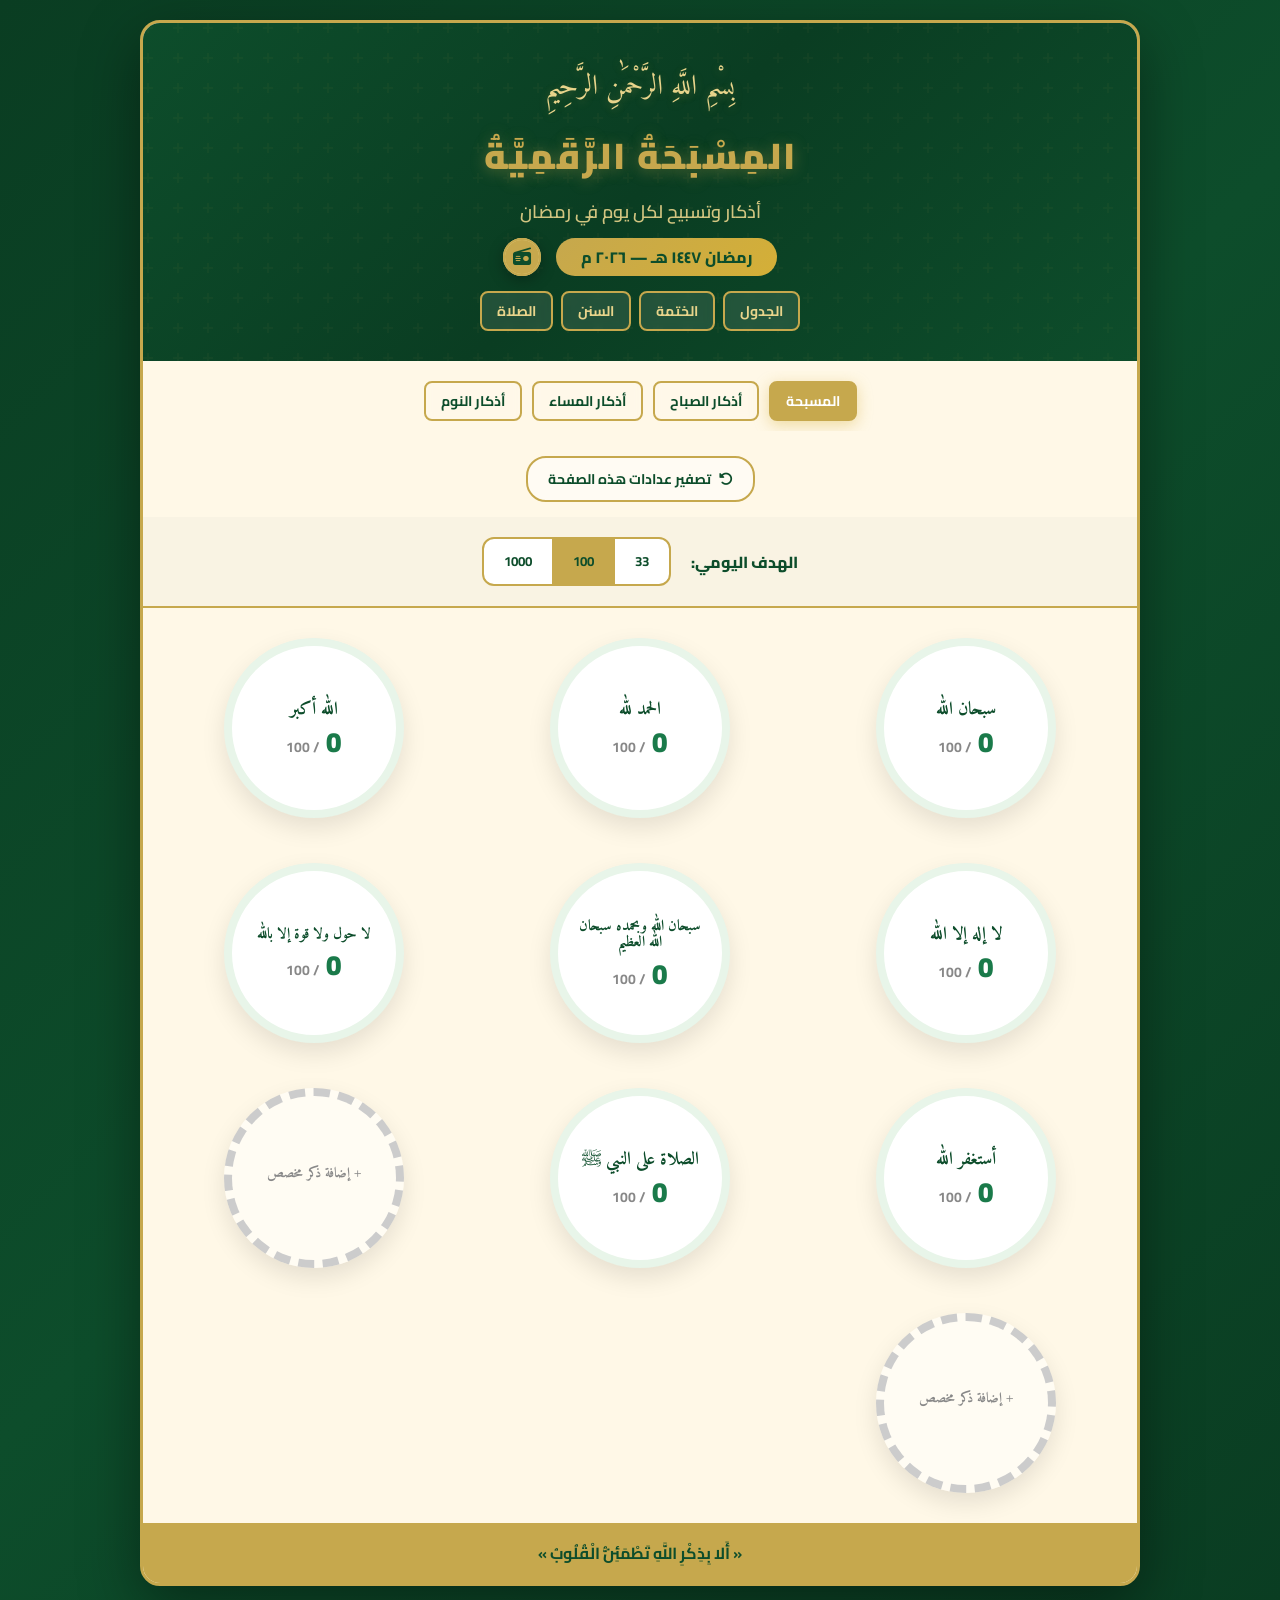
<file: tasbih.html>
<!DOCTYPE html>
<html lang="ar" dir="rtl">

<head>
    <meta charset="UTF-8">
    <meta name="viewport" content="width=device-width, initial-scale=1.0">
    <meta name="theme-color" content="#0D4D2B">
    <meta name="apple-mobile-web-app-capable" content="yes">
    <meta name="apple-mobile-web-app-status-bar-style" content="black-translucent">
    <title>المِسْبَحَةُ الرَّقَمِيَّةُ - أذكار وتسبيح</title>
    <!-- Social Media Meta Tags -->
    <meta name="description" content="مسبحة رقمية تفاعلية لمتابعة الأذكار والتسبيح اليومي بتصميم إسلامي مميز.">
    <meta property="og:title" content="المِسْبَحَةُ الرَّقَمِيَّةُ - أذكار وتسبيح">
    <meta property="og:description" content="تابع أذكارك اليومية بسهولة مع خيارات تخصيص وتصميم إسلامي مميز.">
    <meta property="og:image" content="https://joy-s-s.github.io/Ramadan-Tracker/masbaha.png">
    <meta property="og:url" content="https://joy-s-s.github.io/Ramadan-Tracker/tasbih.html">
    <meta property="og:type" content="website">
    <meta name="twitter:card" content="summary_large_image">
    <meta name="twitter:title" content="المِسْبَحَةُ الرَّقَمِيَّةُ - أذكار وتسبيح">
    <meta name="twitter:description"
        content="مسبحة إلكترونية ذكية تدعم الأذكار المخصصة وتتبع التقدم بتصميم إسلامي مميز.">
    <meta name="twitter:image" content="https://joy-s-s.github.io/Ramadan-Tracker/masbaha.png">


    <link rel="preconnect" href="https://fonts.googleapis.com">
    <link
        href="https://fonts.googleapis.com/css2?family=Amiri:wght@400;700&family=Cairo:wght@400;600;700;900&display=swap"
        rel="stylesheet">
    <link rel="stylesheet" href="https://cdnjs.cloudflare.com/ajax/libs/font-awesome/6.4.0/css/all.min.css">
    <link rel="icon" type="image/x-icon" href="masbaha.png">
    <link rel="manifest" href="manifest.json">
    <link rel="apple-touch-icon" href="masbaha.png">
    <link rel="stylesheet" href="shared.css">
    <style>
        :root {
            --f-size: 280px;
            --f-inner: 240px;
            --f-ring: 260px;
            --f-r: 120px;
            --f-text: 24px;
            --f-count: 42px;
            --f-gap: 40px;
            --f-margin: 20px;
        }

        @media (max-width: 600px) {
            :root {
                --f-size: 240px;
                --f-inner: 200px;
                --f-ring: 220px;
                --f-r: 100px;
                --f-text: 20px;
                --f-count: 36px;
                --f-gap: 30px;
            }
        }

        @media (max-width: 400px) {
            :root {
                --f-size: 200px;
                --f-inner: 170px;
                --f-ring: 190px;
                --f-r: 85px;
                --f-text: 18px;
                --f-count: 32px;
                --f-gap: 20px;
                --f-margin: 15px;
            }
        }

        @media (max-width: 350px) {
            :root {
                --f-size: 180px;
                --f-inner: 150px;
                --f-ring: 170px;
                --f-r: 75px;
                --f-text: 16px;
                --f-count: 28px;
                --f-gap: 15px;
            }
        }

        /* ===== TASBIH-SPECIFIC OVERRIDES ===== */
        .container {
            display: flex;
            flex-direction: column;
            min-height: 90vh;
        }

        /* ===== CONTROLS ===== */
        .controls {
            padding: 20px;
            background: #f9f3e3;
            display: flex;
            justify-content: center;
            align-items: center;
            gap: 20px;
            border-bottom: 2px solid var(--gold);
            flex-wrap: wrap;
        }

        .target-selector {
            display: flex;
            background: white;
            border: 2px solid var(--gold);
            border-radius: 12px;
            overflow: hidden;
        }

        .target-btn {
            padding: 10px 20px;
            border: none;
            background: transparent;
            font-family: 'Cairo', sans-serif;
            font-weight: 700;
            cursor: pointer;
            transition: all 0.3s;
            color: var(--dark-green);
        }

        .target-btn.active {
            background: var(--gold);
            color: var(--dark-green);
        }

        .target-btn:not(:last-child) {
            border-left: 1px solid var(--gold);
        }

        .reset-all {
            background: #8B0000;
            color: white;
            border: none;
            padding: 10px 25px;
            border-radius: 12px;
            font-family: 'Cairo', sans-serif;
            font-weight: 700;
            cursor: pointer;
            transition: all 0.3s;
        }

        .reset-all:hover {
            background: #a30000;
            transform: scale(1.05);
        }

        /* ===== DHIKR GRID ===== */
        .adhkar-grid {
            padding: 20px;
            display: grid;
            grid-template-columns: repeat(auto-fit, minmax(280px, 1fr));
            gap: 25px;
            flex-grow: 1;
            align-content: start;
            justify-items: center;
        }

        .dhikr-card {
            display: flex;
            flex-direction: column;
            align-items: center;
            gap: 15px;
            width: 100%;
        }

        .dhikr-circle-container {
            position: relative;
            width: 200px;
            height: 200px;
            display: flex;
            align-items: center;
            justify-content: center;
            transition: transform 0.2s cubic-bezier(0.175, 0.885, 0.32, 1.275);
            cursor: pointer;
            user-select: none;
            -webkit-user-select: none;
            -moz-user-select: none;
            -ms-user-select: none;
        }

        .dhikr-circle {
            width: 180px;
            height: 180px;
            background: white;
            border: 8px solid var(--light-green);
            border-radius: 50%;
            display: flex;
            flex-direction: column;
            align-items: center;
            justify-content: center;
            text-align: center;
            padding: 15px;
            box-shadow: 0 10px 25px rgba(0, 0, 0, 0.1);
            position: relative;
            z-index: 2;
            transition: border-color 0.3s, box-shadow 0.3s;
        }

        .dhikr-circle-container:active {
            transform: scale(0.95) !important;
        }

        .dhikr-circle.completed {
            /* No border change here to avoid double-ring with SVG */
            box-shadow: 0 0 30px var(--gold-light);
            animation: pulse-gold 2s infinite;
        }

        @keyframes pulse-gold {
            0% {
                box-shadow: 0 0 0 0 rgba(198, 168, 77, 0.4);
            }

            70% {
                box-shadow: 0 0 0 20px rgba(198, 168, 77, 0);
            }

            100% {
                box-shadow: 0 0 0 0 rgba(198, 168, 77, 0);
            }
        }

        .dhikr-text {
            font-family: 'Amiri', serif;
            font-size: 18px;
            font-weight: 700;
            color: var(--dark-green);
            line-height: 1.1;
            margin-bottom: 8px;
            max-width: 140px;
        }

        .dhikr-text.long {
            font-size: 15px;
        }

        .dhikr-count-wrapper {
            display: flex;
            flex-direction: row;
            align-items: baseline;
            justify-content: center;
            gap: 6px;
            line-height: 1;
        }

        .dhikr-count {
            font-family: 'Cairo', sans-serif;
            font-size: 28px;
            font-weight: 900;
            color: var(--green);
        }

        .target-mini {
            font-size: 14px;
            color: #888;
            font-weight: 700;
        }

        /* SVG Progress Ring */
        .progress-ring {
            position: absolute;
            top: 0;
            left: 0;
            transform: rotate(-90deg);
            z-index: 1;
            pointer-events: none;
        }

        .progress-ring__circle {
            transition: stroke-dashoffset 0.35s;
            transform-origin: 50% 50%;
            stroke: var(--gold);
        }

        /* ===== FOOTER ===== */
        .footer {
            background: var(--gold);
            padding: 15px;
            text-align: center;
            font-weight: 700;
            color: var(--dark-green);
            margin-top: auto;
        }

        .back-link {
            display: inline-block;
            margin-top: 10px;
            color: white;
            text-decoration: none;
            background: var(--dark-green);
            padding: 8px 20px;
            border-radius: 10px;
            font-size: 16px;
            font-weight: 800;
            transition: 0.3s;
            box-shadow: 0 4px 10px rgba(0, 0, 0, 0.2);
        }

        .back-link:hover {
            background: var(--green);
            transform: translateY(-2px);
        }

        html[lang="en"] body {
            font-family: 'Amiri', serif;
        }

        html[lang="en"] .main-title {
            font-family: 'Cairo', sans-serif;
        }

        @media (max-width: 768px) {
            body {
                padding: 8px;
            }

            .container {
                border-radius: 12px;
                border-width: 2px;
            }

            .header {
                padding: 25px 15px 20px;
            }

            .bismillah {
                font-size: 20px;
            }

            .main-title {
                font-size: 22px;
                letter-spacing: 1px;
            }

            .sub-title {
                font-size: 14px;
            }

            .year-badge {
                font-size: 13px;
                padding: 4px 18px;
            }

            .footer {
                padding: 10px;
            }

            .adhkar-grid {
                grid-template-columns: repeat(2, 1fr);
                gap: 15px;
                padding: 15px 10px;
            }

            .dhikr-circle-container {
                width: 160px;
                height: 160px;
            }

            .dhikr-circle {
                width: 145px;
                height: 145px;
                border-width: 6px;
                padding: 10px;
            }

            .dhikr-text {
                font-size: 14px;
                margin-bottom: 4px;
            }

            .dhikr-text.long {
                font-size: 12px;
            }

            .dhikr-text.extra-long {
                font-size: 10px;
                line-height: 1.2;
                padding: 0 5px;
            }

            .dhikr-count {
                font-size: 20px;
            }

            .target-mini {
                font-size: 10px;
            }

            .delete-btn {
                opacity: 1;
            }
        }

        @media (max-width: 480px) {
            body {
                padding: 4px;
            }

            .container {
                border-radius: 8px;
            }

            .header {
                padding: 18px 10px 15px;
            }

            .bismillah {
                font-size: 17px;
            }

            .main-title {
                font-size: 18px;
                letter-spacing: 0;
            }

            .sub-title {
                font-size: 12px;
            }

            .year-badge {
                font-size: 11px;
                padding: 3px 14px;
            }
        }

        @media (max-width: 360px) {
            .header {
                padding: 14px 8px 12px;
            }

            .bismillah {
                font-size: 15px;
            }

            .main-title {
                font-size: 16px;
            }

            .sub-title {
                font-size: 11px;
            }

            .year-badge {
                font-size: 10px;
                padding: 2px 12px;
            }

            .footer {
                padding: 8px;
            }

        }

        @media (max-width: 410px) {
            .dhikr-circle-container {
                width: 145px;
                height: 145px;
            }

            .dhikr-circle {
                width: 130px;
                height: 130px;
                border-width: 5px;
            }

            .dhikr-text {
                font-size: 13px;
            }
        }

        @media (max-width: 380px) {
            .adhkar-grid {
                gap: 10px;
            }
        }

        @media (max-width: 350px) {
            .adhkar-grid {
                gap: 8px;
                padding: 10px 5px;
            }

            .dhikr-circle-container {
                width: 130px;
                height: 130px;
            }

            .dhikr-circle {
                width: 115px;
                height: 115px;
            }
        }

        /* ===== FOCUS MODE (ONE-HAND) ===== */
        body.no-scroll {
            overflow: hidden !important;
            touch-action: none;
        }

        #focusModeOverlay {
            position: fixed;
            top: 0;
            left: 0;
            width: 100vw;
            height: 100vh;
            background: rgba(13, 77, 43, 0.95);
            z-index: 9999;
            display: flex;
            flex-direction: column;
            justify-content: center;
            align-items: center;
            opacity: 0;
            pointer-events: none;
            transition: opacity 0.4s ease;
            backdrop-filter: blur(8px);
            -webkit-backdrop-filter: blur(8px);
            touch-action: none;
        }

        #focusModeOverlay.active {
            opacity: 1;
            pointer-events: auto;
        }

        .focus-card-container {
            position: absolute;
            top: 0;
            left: 0;
            transition: transform 0.8s cubic-bezier(0.34, 1.56, 0.64, 1);
            width: var(--f-size);
            height: var(--f-size);
            display: flex;
            align-items: center;
            justify-content: center;
        }

        /* Positions using transform for smooth transition */
        .focus-card-container.center {
            transform: translate(calc(50vw - (var(--f-size) / 2)), calc(50vh - (var(--f-size) / 2) - 20px)) scale(1.1);
        }

        .focus-card-container.bottom-right {
            transform: translate(calc(100vw - var(--f-size) - var(--f-margin)), calc(100vh - var(--f-size) - 130px)) scale(1);
        }

        .focus-card-container.bottom-left {
            transform: translate(var(--f-margin), calc(100vh - var(--f-size) - 130px)) scale(1);
        }

        .focus-controls {
            position: absolute;
            bottom: 40px;
            width: 100%;
            height: 80px;
            display: flex;
            align-items: center;
            padding: 0 20px;
            opacity: 0;
            transform: translateY(20px);
            transition: all 0.5s ease 0.3s;
        }

        #focusModeOverlay.active .focus-controls {
            opacity: 1;
            transform: translateY(0);
        }

        .focus-control-btn {
            position: absolute;
            left: 50%;
            transform: translateX(-50%);
            background: rgba(255, 255, 255, 0.15);
            border: 2px solid var(--gold);
            color: var(--cream);
            width: 55px;
            height: 55px;
            border-radius: 50%;
            display: flex;
            align-items: center;
            justify-content: center;
            font-size: 20px;
            cursor: pointer;
            transition: all 0.3s ease;
            backdrop-filter: blur(8px);
            z-index: 10;
        }

        .focus-control-btn:active {
            transform: translateX(-50%) scale(0.9);
            background: var(--gold);
            color: var(--dark-green);
        }

        @media (max-width: 400px) {
            .focus-control-btn {
                width: 50px;
                height: 50px;
                font-size: 18px;
            }
        }

        @media (max-width: 768px) {
            .focus-controls {
                top: 50%;
                left: 50%;
                transform: translate(-50%, -50%) !important;
                bottom: auto;
                height: auto;
                justify-content: center;
                flex-direction: column;
                gap: 15px;
                width: auto;
                padding: 0;
            }

            .focus-control-btn {
                position: relative;
                left: auto;
                transform: none;
            }

            .focus-control-btn:active {
                transform: scale(0.9);
            }
        }

        .move-placeholder {
            position: absolute;
            background: rgba(255, 255, 255, 0.05);
            border: 2px dashed rgba(198, 168, 77, 0.5);
            color: var(--gold-light);
            padding: 10px 15px;
            border-radius: 12px;
            font-size: 12px;
            font-family: 'Cairo', sans-serif;
            cursor: pointer;
            text-align: center;
            transition: all 0.5s ease;
        }

        @media (min-width: 769px) {
            .move-placeholder {
                display: none !important;
            }
        }

        .move-placeholder.pos-left {
            left: 20px;
        }

        .move-placeholder.pos-right {
            right: 20px;
        }

        @media (max-width: 768px) {
            .move-placeholder {
                position: relative;
                left: auto !important;
                right: auto !important;
                margin-top: 15px;
                display: block;
            }
        }

        /* Transitioning the original circle */
        .focus-card-container .dhikr-circle-container {
            width: var(--f-ring) !important;
            height: var(--f-ring) !important;
            display: flex;
            align-items: center;
            justify-content: center;
        }

        .focus-card-container .dhikr-circle {
            width: var(--f-inner) !important;
            height: var(--f-inner) !important;
            border-width: calc(var(--f-inner) / 20) !important;
            box-shadow: 0 10px 30px rgba(0, 0, 0, 0.3);
            margin: 0 !important;
        }

        .focus-card-container .dhikr-text {
            font-size: var(--f-text) !important;
            max-width: calc(var(--f-inner) * 0.85) !important;
        }

        .focus-card-container .dhikr-count {
            font-size: var(--f-count) !important;
        }

        .focus-card-container .progress-ring {
            width: var(--f-ring) !important;
            height: var(--f-ring) !important;
            position: absolute;
            top: 0;
            left: 0;
        }

        /* PWA Banner Styles */
        @media (min-width: 769px) {
            .pwa-banner {
                display: none !important;
            }
        }

        .pwa-banner {
            position: fixed;
            top: 20px;
            left: 50%;
            transform: translateX(-50%) translateY(-150%);
            width: 92%;
            max-width: 420px;
            background: #ffffff;
            border: 3px solid var(--gold);
            border-radius: 24px;
            padding: 25px;
            z-index: 10001;
            box-shadow: 0 20px 60px rgba(0, 0, 0, 0.5);
            transition: transform 0.6s cubic-bezier(0.34, 1.56, 0.64, 1);
            direction: rtl;
            text-align: center;
        }

        .pwa-banner.active {
            transform: translateX(-50%) translateY(0);
        }

        .pwa-banner-title {
            color: var(--dark-green);
            font-size: 1.2rem;
            font-weight: 800;
            margin-bottom: 10px;
            font-family: 'Cairo', sans-serif;
        }

        .pwa-banner-desc {
            color: #555;
            font-size: 0.9rem;
            line-height: 1.5;
            margin-bottom: 20px;
        }

        .pwa-banner-actions {
            display: flex;
            gap: 10px;
            justify-content: center;
        }

        .pwa-banner-btn {
            background: var(--gold);
            color: var(--white);
            border: none;
            padding: 10px 20px;
            border-radius: 12px;
            font-weight: 700;
            cursor: pointer;
            transition: 0.3s;
        }

        .pwa-banner-btn.secondary {
            background: #eee;
            color: #666;
        }

        .pwa-banner-btn:active {
            transform: scale(0.95);
        }

        /* Custom Dhikr Spacing */
        .dhikr-circle.empty {
            border-style: dashed;
            border-color: #ccc;
            background: rgba(255, 255, 255, 0.5);
            cursor: pointer;
        }

        .dhikr-circle.empty .dhikr-text {
            color: #888;
            font-size: 14px;
        }

        .delete-btn {
            position: absolute;
            top: 5px;
            right: 5px;
            background: #ff4d4d;
            color: white;
            border: none;
            width: 24px;
            height: 24px;
            border-radius: 50%;
            cursor: pointer;
            display: flex;
            align-items: center;
            justify-content: center;
            font-size: 12px;
            z-index: 10;
            opacity: 0;
            transition: 0.3s;
        }

        .dhikr-circle-container:hover .delete-btn {
            opacity: 1;
        }

        @media (max-width: 768px) {
            .delete-btn {
                opacity: 1;
            }
        }


        /* Tabs Styles */
        .tabs-nav {
            margin: 10px 0;
            display: flex;
            gap: 10px;
            justify-content: center;
            overflow-x: auto;
            padding: 10px 5px;
            -webkit-overflow-scrolling: touch;
            scrollbar-width: none;
        }

        .tabs-nav::-webkit-scrollbar {
            display: none;
        }

        .tab-btn {
            background: rgba(255, 255, 255, 0.1);
            border: 2px solid var(--gold);
            color: var(--dark-green);
            padding: 5px 15px;
            border-radius: 8px;
            cursor: pointer;
            font-family: 'Cairo', sans-serif;
            font-size: 14px;
            font-weight: 700;
            white-space: nowrap;
            transition: all 0.3s;
            backdrop-filter: blur(5px);
        }

        .tab-btn.active {
            background: var(--gold);
            color: white;
            border-color: var(--gold);
            box-shadow: 0 4px 15px rgba(212, 175, 55, 0.4);
        }



        .reset-adhkar-btn {
            background: rgba(255, 255, 255, 0.5);
            color: var(--dark-green);
            border: 2px solid var(--gold);
            padding: 8px 20px;
            border-radius: 20px;
            cursor: pointer;
            font-family: 'Cairo', sans-serif;
            font-size: 14px;
            font-weight: 700;
            transition: all 0.3s;
            margin: 15px auto;
            display: none;
            width: fit-content;
            text-align: center;
        }

        .reset-adhkar-btn:hover {
            background: var(--gold);
            color: white;
            box-shadow: 0 4px 15px rgba(198, 168, 77, 0.3);
            transform: translateY(-2px);
        }

        @media (max-width: 460px) {
            .tab-btn {
                padding: 4px 10px;
                font-size: 11px;
                border-width: 1.5px;
            }

            .reset-adhkar-btn {
                padding: 6px 15px;
                font-size: 12px;
                margin: 10px auto;
                border-width: 1.5px;
            }
        }


        /* Adhkar Card List Layout */
        .adhkar-list {
            display: flex;
            flex-direction: column;
            gap: 15px;
            padding: 20px;
            width: 100%;
            max-width: 800px;
            margin: 0 auto;
        }

        .zikr-card {
            background: white;
            border-radius: 15px;
            border: 2px solid var(--gold-light);
            padding: 20px;
            box-shadow: 0 4px 15px rgba(0, 0, 0, 0.05);
            display: flex;
            flex-direction: column;
            gap: 15px;
            transition: transform 0.1s ease, background 0.3s ease;
            position: relative;
            width: 100%;
            cursor: pointer;
            user-select: none;
        }

        .zikr-card:active {
            transform: scale(0.97);
            background: var(--light-green);
        }

        .zikr-card:hover {
            border-color: var(--gold);
            transform: translateY(-2px);
        }

        .zikr-body {
            display: flex;
            flex-direction: column;
            gap: 10px;
        }

        .zikr-card-header {
            display: flex;
            justify-content: space-between;
            align-items: center;
        }

        .zikr-number {
            background: var(--gold);
            color: white;
            width: 30px;
            height: 30px;
            border-radius: 50%;
            display: flex;
            align-items: center;
            justify-content: center;
            font-weight: 800;
            font-size: 14px;
        }

        .zikr-card .zikr-text {
            font-family: 'Amiri', serif;
            font-size: 22px;
            line-height: 1.6;
            color: var(--dark-green);
            text-align: right;
            margin: 0;
            white-space: normal;
        }

        .zikr-card .basmala {
            display: inline;
            color: var(--gold);
            font-size: 1.2rem;
            margin-inline-end: 10px;
            font-weight: 700;
        }

        .ayah-number {
            color: var(--gold);
            font-family: 'Cairo', sans-serif;
            font-size: 0.9rem;
            margin: 0 5px;
            font-weight: 700;
        }

        .zikr-description {
            font-size: 14px;
            color: #666;
            background: #fdfaf0;
            padding: 10px;
            border-radius: 8px;
        }

        .zikr-footer {
            display: flex;
            justify-content: space-between;
            align-items: center;
            padding-top: 10px;
            border-top: 1px solid #eee;
        }

        .zikr-source {
            font-size: 12px;
            color: #888;
            font-style: italic;
        }

        .zikr-controls-left {
            display: flex;
            gap: 10px;
            align-items: center;
        }

        .counter-btn {
            background: var(--gold);
            color: white;
            border: none;
            width: 50px;
            height: 50px;
            border-radius: 50%;
            display: flex;
            flex-direction: column;
            align-items: center;
            justify-content: center;
            font-weight: 900;
            font-size: 18px;
            cursor: pointer;
            transition: 0.3s;
            box-shadow: 0 4px 10px rgba(198, 168, 77, 0.3);
            line-height: 1;
        }

        .counter-btn .btn-target {
            font-size: 10px;
            opacity: 0.8;
            margin-top: 2px;
        }

        .counter-btn:active {
            transform: scale(0.9);
        }

        .counter-btn.completed-btn {
            background: var(--green);
            box-shadow: 0 4px 15px rgba(26, 122, 74, 0.4);
        }

        @media (max-width: 600px) {
            .zikr-card .zikr-text {
                font-size: 18px;
            }
        }
    </style>
</head>

<body>
    <a href="#main-content" class="skip-link">تخطي إلى المحتوى</a>
    <div class="container">
        <header class="header" role="banner">
            <div class="header-content">
                <div class="bismillah" data-i18n="bismillah">بِسْمِ اللَّهِ الرَّحْمَٰنِ الرَّحِيمِ</div>
                <h1 class="main-title" data-i18n="mainTitle">المِسْبَحَةُ الرَّقَمِيَّةُ</h1>
                <p class="sub-title" data-i18n="subTitle">أذكار وتسبيح لكل يوم في رمضان</p>
                <div class="year-badge-container">
                    <span class="year-badge" data-i18n="yearBadge">رمضان ١٤٤٧ هـ — ٢٠٢٦ م</span>
                    <div class="header-actions">

                        <a href="radio.html" class="radio-link" title="إذاعة القران الكريم"
                            data-i18n-title="radioTitle">
                            <i class="fas fa-radio"></i>
                            <div class="radio-pulse"></div>
                        </a>
                        <button id="installBtn" class="install-link" title="تثبيت التطبيق"
                            data-i18n-title="installTitle">
                            <i class="fas fa-download"></i>
                        </button>
                    </div>
                </div>
                <nav id="main-nav" class="lang-switch" role="navigation" aria-label="التنقل الرئيسي">
                </nav>
            </div>
        </header>

        <nav class="tabs-nav" role="tablist" aria-label="أقسام الأذكار">
            <button class="tab-btn active" onclick="switchTab('misbaha')" data-i18n="tabMisbaha" role="tab"
                aria-selected="true">المسبحة</button>
            <button class="tab-btn" onclick="switchTab('morning')" data-i18n="tabMorning" role="tab"
                aria-selected="false">أذكار الصباح</button>
            <button class="tab-btn" onclick="switchTab('evening')" data-i18n="tabEvening" role="tab"
                aria-selected="false">أذكار المساء</button>
            <button class="tab-btn" onclick="switchTab('sleep')" data-i18n="tabSleep" role="tab"
                aria-selected="false">أذكار النوم</button>
        </nav>

        <button id="resetAdhkarBtn" class="reset-adhkar-btn" onclick="resetAdhkar()" aria-label="تصفير عدادات الأذكار">
            <i class="fa-solid fa-rotate-left" style="margin-left: 5px;"></i>
            <span data-i18n="resetAdhkar">تصفير العدادات لهذه الصفحة</span>
        </button>

        <section id="main-content" role="main">
            <section class="controls" aria-label="إعدادات الهدف">
                <div style="font-weight: 800; color: var(--dark-green);" data-i18n="dailyTarget">الهدف اليومي:</div>
                <div class="target-selector" role="group" aria-label="اختر الهدف اليومي">
                    <button class="target-btn" onclick="setTarget(33)" aria-label="هدف 33">33</button>
                    <button class="target-btn active" onclick="setTarget(100)" aria-label="هدف 100">100</button>
                    <button class="target-btn" onclick="setTarget(1000)" aria-label="هدف 1000">1000</button>
                </div>
            </section>

            <div class="adhkar-grid" id="dhikrGrid">
                <!-- Cards will be injected by JS -->
            </div>
        </section>

        <footer class="footer" role="contentinfo">
            <span data-i18n="footerQuote">« أَلا بِذِكْرِ اللَّهِ تَطْمَئِنُّ الْقُلُوبُ »</span>
        </footer>
    </div>

    <script>
        const dhikrList = [
            { id: 'subhanallah', text: 'سبحان الله' },
            { id: 'alhamdulillah', text: 'الحمد لله' },
            { id: 'allahuakbar', text: 'الله أكبر' },
            { id: 'lailahaillallah', text: 'لا إله إلا الله' },
            { id: 'tasbih_full', text: 'سبحان الله وبحمده سبحان الله العظيم' },
            { id: 'la_hawla', text: 'لا حول ولا قوة إلا بالله' },
            { id: 'istighfar', text: 'أستغفر الله' },
            { id: 'salawat', text: 'الصلاة على النبي ﷺ' }
        ];

        const morningAzkar = [
            { id: 'm1', text: 'اللَّهُ لَا إِلَٰهَ إِلَّا هُوَ الْحَيُّ الْقَيُّومُ ۚ لَا تَأْخُذُهُ سِنَةٌ وَلَا نَوْمٌ ۚ لَّهُ مَا فِي السَّمَاوَاتِ وَمَا فِي الْأَرْضِ ۗ مَن ذَا الَّذِي يَشْفَعُ عِندَهُ إِلَّا بِإِذْنِهِ ۚ يَعْلَمُ مَا بَيْنَ أَيْدِيهِمْ وَمَا خَلْفَهُمْ ۖ وَلَا يُحِيطُونَ بِشَيْءٍ مِّنْ عِلْمِهِ إِلَّا بِمَا شَاءَ ۚ وَسِعَ كُرْسِيُّهُ السَّمَاوَاتِ وَالْأَرْضَ ۖ وَلَا يَئُودُهُ حِفْظُهُمَا ۚ وَهُوَ الْعَلِيُّ الْعَظِيمُ <span class="ayah-number">(255)</span>', target: 1, desc: 'من قالها حين يصبح أجير من الجن حتى يمسى ومن قالها حين يمسى أجير من الجن حتى يصبح.', source: 'آية الكرسى - سورة البقرة 255', hasBasmala: true },
            { id: 'm2', text: 'قُلْ هُوَ اللَّهُ أَحَدٌ <span class="ayah-number">(1)</span> اللَّهُ الصَّمَدُ <span class="ayah-number">(2)</span> لَمْ يَلِدْ وَلَمْ يُولَدْ <span class="ayah-number">(3)</span> وَلَمْ يَكُن لَّهُ كُفُوًا أَحَدٌ <span class="ayah-number">(4)</span>', target: 3, desc: 'من قالها حين يصبح وحين يمسى كفته من كل شىء (الإخلاص والمعوذتين).', source: 'سورة الإخلاص', hasBasmala: true },
            { id: 'm3', text: 'قُلْ أَعُوذُ بِرَبِّ الْفَلَقِ <span class="ayah-number">(1)</span> مِن شَرِّ مَا خَلَقَ <span class="ayah-number">(2)</span> وَمِن شَرِّ غَاسِقٍ إِذَا وَقَبَ <span class="ayah-number">(3)</span> وَمِن شَرِّ النَّفَّاثَاتِ فِي الْعُقَدِ <span class="ayah-number">(4)</span> وَمِن شَرِّ حَاسِدٍ إِذَا حَسَدَ <span class="ayah-number">(5)</span>', target: 3, desc: 'من قالها حين يصبح وحين يمسى كفته من كل شىء (الإخلاص والمعوذتين).', source: 'سورة الفلق', hasBasmala: true },
            { id: 'm4', text: 'قُلْ أَعُوذُ بِرَبِّ النَّاسِ <span class="ayah-number">(1)</span> مَلِكِ النَّاسِ <span class="ayah-number">(2)</span> إِلَٰهِ النَّاسِ <span class="ayah-number">(3)</span> مِن شَرِّ الْوَسْوَاسِ الْخَنَّاسِ <span class="ayah-number">(4)</span> الَّذِي يُوَسْوِسُ فِي صُدُورِ النَّاسِ <span class="ayah-number">(5)</span> مِنَ الْجِنَّةِ وَالنَّاسِ <span class="ayah-number">(6)</span>', target: 3, desc: 'من قالها حين يصبح وحين يمسى كفته من كل شىء (الإخلاص والمعوذتين).', source: 'سورة الناس', hasBasmala: true },
            { id: 'm5', text: 'أَصْبَحْنا وَأَصْبَحَ المُلْكُ لله وَالحَمدُ لله ، لا إلهَ إلاّ اللّهُ وَحدَهُ لا شَريكَ لهُ، لهُ المُلكُ ولهُ الحَمْد، وهُوَ على كلّ شَيءٍ قدير ، رَبِّ أسْأَلُكَ خَيرَ ما في هذا اليوم وَخَيرَ ما بَعْدَه ، وَأَعوذُ بِكَ مِنْ شَرِّ ما في هذا اليوم وَشَرِّ ما بَعْدَه، رَبِّ أَعوذُبِكَ مِنَ الْكَسَلِ وَسوءِ الْكِبَر ، رَبِّ أَعوذُ بِكَ مِنْ عَذابٍ في النّارِ وَعَذابٍ في القَبْر.', target: 1, source: 'رواه مسلم' },
            { id: 'm6', text: 'اللّهمَّ أَنْتَ رَبِّي لا إلهَ إلاّ أَنْتَ ، خَلَقْتَني وَأَنا عَبْدُك ، وَأَنا عَلى عَهْدِكَ وَوَعْدِكَ ما اسْتَطَعْت ، أَعوذُبِكَ مِنْ شَرِّ ما صَنَعْت ، أَبوءُ لَكَ بِنِعْمَتِكَ عَلَيَّ وَأَبوءُ بِذَنْبي فَاغْفِرْ لي فَإِنَّهُ لا يَغْفِرُ الذُّنوبَ إِلاّ أَنْتَ .', target: 1, desc: 'من قالها موقنا بها حين يمسى ومات من ليلته دخل الجنة وكذلك حين يصبح.', source: 'رواه البخاري' },
            { id: 'm7', text: 'اللّهُمَّ إِنِّي أَصْبَحْتُ أُشْهِدُك ، وَأُشْهِدُ حَمَلَةَ عَرْشِك ، وَمَلَائِكَتَكَ ، وَجَميعَ خَلْقِك ، أَنَّكَ أَنْتَ اللهُ لا إلهَ إلاّ أَنْتَ وَحْدَكَ لا شَريكَ لَك ، وَأَنَّ مُحَمَّدًا عَبْدُكَ وَرَسولُك.', target: 4, desc: 'من قالها أعتقه الله من النار.', source: 'رواه أبو داود' },
            { id: 'm8', text: 'اللّهُمَّ ما أَصْبَحَ بي مِنْ نِعْمَةٍ أَو بِأَحَدٍ مِنْ خَلْقِك ، فَمِنْكَ وَحْدَكَ لا شريكَ لَك ، فَلَكَ الْحَمْدُ وَلَكَ الشُّكْر.', target: 1, desc: 'من قالها حين يصبح أدى شكر يومه.', source: 'رواه أبو داود' },
            { id: 'm9', text: 'حَسْبِيَ اللّهُ لا إلهَ إلاّ هُوَ عَلَيهِ تَوَكَّلتُ وَهُوَ رَبُّ العَرْشِ العَظيم.', target: 7, desc: 'من قالها كفاه الله ما أهمه من أمر الدنيا والأخرة.', source: 'رواه السني' },
            { id: 'm10', text: 'بِسمِ اللهِ الذي لا يَضُرُّ مَعَ اسمِهِ شَيءٌ في الأرْضِ وَلا في السّماءِ وَهوَ السّميعُ العَليم.', target: 3, desc: 'لم يضره من الله شيء.', source: 'رواه ابن ماجة' },
            { id: 'm11', text: 'اللّهُمَّ بِكَ أَصْبَحْنا وَبِكَ أَمْسَينا ، وَبِكَ نَحْيا وَبِكَ نَمُوتُ وَإِلَيْكَ النُّشُور.', target: 1, source: 'رواه الترمذي' },
            { id: 'm12', text: 'أَصْبَحْنا عَلَى فِطْرَةِ الإسْلاَمِ، وَعَلَى كَلِمَةِ الإِخْلاَصِ، وَعَلَى دِينِ نَبِيِّنَا مُحَمَّدٍ صَلَّى اللهُ عَلَيْهِ وَسَلَّمَ، وَعَلَى مِلَّةِ أَبِينَا إبْرَاهِيمَ حَنِيفاً مُسْلِماً وَمَا كَانَ مِنَ المُشْرِكِينَ.', target: 1, source: 'رواه أحمد' },
            { id: 'm13', text: 'سُبْحانَ اللهِ وَبِحَمْدِهِ عَدَدَ خَلْقِه ، وَرِضا نَفْسِه ، وَزِنَةَ عَرْشِه ، وَمِدادَ كَلِماتِه.', target: 3, source: 'رواه مسلم' },
            { id: 'm14', text: 'اللّهُمَّ عافِني في بَدَني ، اللّهُمَّ عافِني في سَمْعي ، اللّهُمَّ عافِني في بَصَري ، لا إلهَ إلاّ أَنْتَ.', target: 3, source: 'رواه أحمد' },
            { id: 'm15', text: 'اللّهُمَّ إِنّي أَعوذُ بِكَ مِنَ الْكُفر ، وَالفَقْر ، وَأَعوذُ بِكَ مِنْ عَذابِ القَبْر ، لا إلهَ إلاّ أَنْتَ.', target: 3, source: 'رواه النسائي وأحمد' },
            { id: 'm16', text: 'اللّهُمَّ إِنِّي أسْأَلُكَ العَفْوَ وَالعافِيةَ في الدُّنْيا وَالآخِرَة ، اللّهُمَّ إِنِّي أسْأَلُكَ العَفْوَ وَالعافِيةَ في ديني وَدُنْيايَ وَأهْلي وَمالي ، اللّهُمَّ اسْتُرْ عوْراتي وَآمِنْ رَوْعاتي ، اللّهُمَّ احْفَظْني مِن بَينِ يَدَيَّ وَمِن خَلْفي وَعَن يَميني وَعَن شِمالي ، وَمِن فَوْقي ، وَأَعوذُ بِعَظَمَتِكَ أَن أُغْتالَ مِن تَحْتي.', target: 1, source: 'رواه أبو داود' },
            { id: 'm17', text: 'يَا حَيُّ يَا قيُّومُ بِرَحْمَتِكَ أسْتَغِيثُ أصْلِحْ لِي شَأنِي كُلَّهُ وَلاَ تَكِلْنِي إلَى نَفْسِي طَرْفَةَ عَيْنٍ.', target: 1, source: 'رواه الترمذي' },
            { id: 'm18', text: 'أَصْبَحْنا وَأَصْبَحْ المُلكُ للهِ رَبِّ العالَمين ، اللّهُمَّ إِنِّي أسْأَلُكَ خَيْرَ هذا اليَوْم ، فَتْحَهُ ، وَنَصْرَهُ ، وَنورَهُ وَبَرَكَتَهُ ، وَهُداهُ ، وَأَعوذُ بِكَ مِنْ شَرِّ ما فيهِ وَشَرِّ ما بَعْدَه.', target: 1, source: 'رواه أبو داود' },
            { id: 'm19', text: 'اللّهُمَّ عالِمَ الغَيْبِ وَالشّهادَةِ فاطِرَ السّماواتِ وَالأرْضِ رَبَّ كلِّ شَيءٍ وَمَليكَه ، أَشْهَدُ أَنْ لا إِلهَ إِلاّ أَنْت ، أَعوذُ بِكَ مِن شَرِّ نَفْسي وَمِن شَرِّ الشَّيْطانِ وَشِرْكِهِ ، وَأَنْ أَقْتَرِفَ عَلى نَفْسي سوءاً أَوْ أَجُرَّهُ إِلى مُسْلِم.', target: 1, source: 'رواه الترمذي' },
            { id: 'm20', text: 'أَعوذُ بِكَلِماتِ اللّهِ التّامّاتِ مِنْ شَرِّ ما خَلَق.', target: 3, source: 'رواه مسلم' },
            { id: 'm21', text: 'اللَّهُمَّ صَلِّ وَسَلِّمْ وَبَارِكْ على نَبِيِّنَا مُحمَّد.', target: 10, desc: 'من صلى علي حين يصبح وحين يمسى ادركته شفاعتى يوم القيامة.', source: 'رواه الطبراني' },
            { id: 'm22', text: 'اللَّهُمَّ إِنَّا نَعُوذُ بِكَ مِنْ أَنْ نُشْرِكَ بِكَ شَيْئًا نَعْلَمُهُ ، وَنَسْتَغْفِرُكَ لِمَا لَا نَعْلَمُهُ.', target: 3, source: 'رواه أحمد' },
            { id: 'm23', text: 'اللَّهُمَّ إِنِّي أَعُوذُ بِكَ مِنْ الْهَمِّ وَالْحَزَنِ، وَأَعُوذُ بِكَ مِنْ الْعَجْزِ وَالْكَسَلِ، وَأَعُوذُ بِكَ مِنْ الْجُبْنِ وَالْبُخْلِ، وَأَعُوذُ بِكَ مِنْ غَلَبَةِ الدَّيْنِ، وَقَهْرِ الرِّجَالِ.', target: 3, source: 'رواه أبو داود' },
            { id: 'm24', text: 'أسْتَغْفِرُ اللهَ العَظِيمَ الَّذِي لاَ إلَهَ إلاَّ هُوَ، الحَيُّ القَيُّومُ، وَأتُوبُ إلَيهِ.', target: 3, source: 'رواه الترمذي وأبو داود' },
            { id: 'm25', text: 'يَا رَبِّ , لَكَ الْحَمْدُ كَمَا يَنْبَغِي لِجَلَالِ وَجْهِكَ , وَلِعَظِيمِ سُلْطَانِكَ.', target: 3, source: 'رواه ابن ماجة' },
            { id: 'm26', text: 'اللَّهُمَّ إِنِّي أَسْأَلُكَ عِلْمًا نَافِعًا، وَرِزْقًا طَيِّبًا، وَعَمَلًا مُتَقَبَّلًا.', target: 1, source: 'رواه ابن ماجة' },
            { id: 'm27', text: 'اللَّهُمَّ أَنْتَ رَبِّي لا إِلَهَ إِلا أَنْتَ ، عَلَيْكَ تَوَكَّلْتُ ، وَأَنْتَ رَبُّ الْعَرْشِ الْعَظِيمِ , مَا شَاءَ اللَّهُ كَانَ ، وَمَا لَمْ يَشَأْ لَمْ يَكُنْ ، وَلا حَوْلَ وَلا قُوَّةَ إِلا بِاللَّهِ الْعَلِيِّ الْعَظِيمِ , أَعْلَمُ أَنَّ اللَّهَ عَلَى كُلِّ شَيْءٍ قَدِيرٌ ، وَأَنَّ اللَّهَ قَدْ أَحَاطَ بِكُلِّ شَيْءٍ عِلْمًا , اللَّهُمَّ إِنِّي أَعُوذُ بِكَ مِنْ شَرِّ نَفْسِي ، وَمِنْ شَرِّ كُلِّ دَابَّةٍ أَنْتَ آخِذٌ بِنَاصِيَتِهَا ، إِنَّ رَبِّي عَلَى صِرَاطٍ مُسْتَقِيمٍ.', target: 1, source: 'رواه ابن السني (ضعفه الألباني)' },
            { id: 'm28', text: 'لَا إِلَهَ إِلَّا اللهُ وَحْدَهُ لَا شَرِيكَ لَهُ، لَهُ الْمُلْكُ وَلَهُ الْحَمْدُ وَهُوَ عَلَى كُلِّ شَيْءِ قَدِيرِ.', target: 100, desc: 'كانت له عدل عشر رقاب، وكتبت له مئة حسنة، ومحيت عنه مئة سيئة، وكانت له حرزا من الشيطان في يومه ذلك حتى يمسي ولم يأتي أحد بأفضل مما جاء به إلا احد عمل أكثر من ذلك.', source: 'رواه الترمذي' },
            { id: 'm29', text: 'سُبْحانَ اللهِ وَبِحَمْدِهِ.', target: 100, desc: 'غُفرَتْ له ذنوبُه وإنْ كانتْ مثلَ زبَدِ البحرِ.', source: 'رواه مسلم' },
            { id: 'm30', text: 'أسْتَغْفِرُ اللهَ وَأتُوبُ إلَيْهِ', target: 100, source: 'رواه البخاري' }
        ];

        const eveningAzkar = [
            { id: 'e1', text: 'اللَّهُ لَا إِلَٰهَ إِلَّا هُوَ الْحَيُّ الْقَيُّومُ ۚ لَا تَأْخُذُهُ سِنَةٌ وَلَا نَوْمٌ ۚ لَّهُ مَا فِي السَّمَاوَاتِ وَمَا فِي الْأَرْضِ ۗ مَن ذَا الَّذِي يَشْفَعُ عِندَهُ إِلَّا بِإِذْنِهِ ۚ يَعْلَمُ مَا بَيْنَ أَيْدِيهِمْ وَمَا خَلْفَهُمْ ۖ وَلَا يُحِيطُونَ بِشَيْءٍ مِّنْ عِلْمِهِ إِلَّا بِمَا شَاءَ ۚ وَسِعَ كُرْسِيُّهُ السَّمَاوَاتِ وَالْأَرْضَ ۖ وَلَا يَئُودُهُ حِفْظُهُمَا ۚ وَهُوَ الْعَلِيُّ الْعَظِيمُ <span class="ayah-number">(255)</span>', target: 1, desc: 'من قالها حين يصبح أجير من الجن حتى يمسى ومن قالها حين يمسى أجير من الجن حتى يصبح.', source: 'آية الكرسى - سورة البقرة 255', hasBasmala: true },
            { id: 'e2', text: 'قُلْ هُوَ اللَّهُ أَحَدٌ <span class="ayah-number">(1)</span> اللَّهُ الصَّمَدُ <span class="ayah-number">(2)</span> لَمْ يَلِدْ وَلَمْ يُولَدْ <span class="ayah-number">(3)</span> وَلَمْ يَكُن لَّهُ كُفُوًا أَحَدٌ <span class="ayah-number">(4)</span>', target: 3, desc: 'من قالها حين يصبح وحين يمسى كفته من كل شىء (الإخلاص والمعوذتين).', source: 'سورة الإخلاص', hasBasmala: true },
            { id: 'e3', text: 'قُلْ أَعُوذُ بِرَبِّ الْفَلَقِ <span class="ayah-number">(1)</span> مِن شَرِّ مَا خَلَقَ <span class="ayah-number">(2)</span> وَمِن شَرِّ غَاسِقٍ إِذَا وَقَبَ <span class="ayah-number">(3)</span> وَمِن شَرِّ النَّفَّاثَاتِ فِي الْعُقَدِ <span class="ayah-number">(4)</span> وَمِن شَرِّ حَاسِدٍ إِذَا حَسَدَ <span class="ayah-number">(5)</span>', target: 3, desc: 'من قالها حين يصبح وحين يمسى كفته من كل شىء (الإخلاص والمعوذتين).', source: 'سورة الفلق', hasBasmala: true },
            { id: 'e4', text: 'قُلْ أَعُوذُ بِرَبِّ النَّاسِ <span class="ayah-number">(1)</span> مَلِكِ النَّاسِ <span class="ayah-number">(2)</span> إِلَٰهِ النَّاسِ <span class="ayah-number">(3)</span> مِن شَرِّ الْوَسْوَاسِ الْخَنَّاسِ <span class="ayah-number">(4)</span> الَّذِي يُوَسْوِسُ فِي صُدُورِ النَّاسِ <span class="ayah-number">(5)</span> مِنَ الْجِنَّةِ وَالنَّاسِ <span class="ayah-number">(6)</span>', target: 3, desc: 'من قالها حين يصبح وحين يمسى كفته من كل شىء (الإخلاص والمعوذتين).', source: 'سورة الناس', hasBasmala: true },
            { id: 'e5', text: 'أَمْسَيْنا وَأَمْسى الملكُ لله وَالحَمدُ لله ، لا إلهَ إلاّ اللّهُ وَحدَهُ لا شَريكَ لهُ، لهُ المُلكُ ولهُ الحَمْد، وهُوَ على كلّ شَيءٍ قدير ، رَبِّ أسْأَلُكَ خَيرَ ما في هذهِ اللَّيْلَةِ وَخَيرَ ما بَعْدَها ، وَأَعوذُ بِكَ مِنْ شَرِّ ما في هذهِ اللَّيْلةِ وَشَرِّ ما بَعْدَها ، رَبِّ أَعوذُبِكَ مِنَ الْكَسَلِ وَسوءِ الْكِبَر ، رَبِّ أَعوذُ بِكَ مِنْ عَذابٍ في النّارِ وَعَذابٍ في القَبْر.', target: 1, source: 'رواه مسلم' },
            { id: 'e6', text: 'اللّهمَّ أَنْتَ رَبِّي لا إلهَ إلاّ أَنْتَ ، خَلَقْتَني وَأَنا عَبْدُك ، وَأَنا عَلى عَهْدِكَ وَوَعْدِكَ ما اسْتَطَعْت ، أَعوذُبِكَ مِنْ شَرِّ ما صَنَعْت ، أَبوءُ لَكَ بِنِعْمَتِكَ عَلَيَّ وَأَبوءُ بِذَنْبي فَاغْفِرْ لي فَإِنَّهُ لا يَغْفِرُ الذُّنوبَ إِلاّ أَنْتَ .', target: 1, desc: 'من قالها موقنا بها حين يمسى ومات من ليلته دخل الجنة وكذلك حين يصبح.', source: 'رواه البخاري' },
            { id: 'e7', text: 'اللّهُمَّ إِنِّي أَمسيتُ أُشْهِدُك ، وَأُشْهِدُ حَمَلَةَ عَرْشِك ، وَمَلَائِكَتَكَ ، وَجَميعَ خَلْقِك ، أَنَّكَ أَنْتَ اللهُ لا إلهَ إلاّ أَنْتَ وَحْدَكَ لا شَريكَ لَك ، وَأَنَّ مُحَمَّدًا عَبْدُكَ وَرَسولُك.', target: 4, desc: 'من قالها أعتقه الله من النار.', source: 'رواه أبو داود' },
            { id: 'e8', text: 'اللّهُمَّ ما أَمسى بي مِنْ نِعْمَةٍ أَو بِأَحَدٍ مِنْ خَلْقِك ، فَمِنْكَ وَحْدَكَ لا شريكَ لَك ، فَلَكَ الْحَمْدُ وَلَكَ الشُّكْر.', target: 1, desc: 'من قالها حين يمسى أدى شكر يومه.', source: 'رواه أبو داود' },
            { id: 'e9', text: 'حَسْبِيَ اللّهُ لا إلهَ إلاّ هُوَ عَلَيهِ تَوَكَّلتُ وَهُوَ رَبُّ العَرْشِ العَظيم.', target: 7, desc: 'من قالها كفاه الله ما أهمه من أمر الدنيا والأخرة.', source: 'رواه السني' },
            { id: 'e10', text: 'بِسمِ اللهِ الذي لا يَضُرُّ مَعَ اسمِهِ شَيءٌ في الأرْضِ وَلا في السّماءِ وَهوَ السّميعُ العَليم.', target: 3, desc: 'لم يضره من الله شيء.', source: 'رواه ابن ماجة' },
            { id: 'e11', text: 'اللّهُمَّ بِكَ أَمْسَينا وَبِكَ أَصْبَحْنا، وَبِكَ نَحْيا وَبِكَ نَمُوتُ وَإِلَيْكَ الْمَصِيرُ.', target: 1, source: 'رواه الترمذي' },
            { id: 'e12', text: 'أَمْسَيْنَا عَلَى فِطْرَةِ الإسْلاَمِ، وَعَلَى كَلِمَةِ الإِخْلاَصِ، وَعَلَى دِينِ نَبِيِّنَا مُحَمَّدٍ صَلَّى اللهُ عَلَيْهِ وَسَلَّمَ، وَعَلَى مِلَّةِ أَبِينَا إبْرَاهِيمَ حَنِيفاً مُسْلِماً وَمَا كَانَ مِنَ المُشْرِكِينَ.', target: 1, source: 'رواه أحمد' },
            { id: 'e13', text: 'سُبْحانَ اللهِ وَبِحَمْدِهِ عَدَدَ خَلْقِه ، وَرِضا نَفْسِه ، وَزِنَةَ عَرْشِه ، وَمِدادَ كَلِماتِه.', target: 3, source: 'رواه مسلم' },
            { id: 'e14', text: 'اللّهُمَّ عافِني في بَدَني ، اللّهُمَّ عافِني في سَمْعي ، اللّهُمَّ عافِني في بَصَري ، لا إلهَ إلاّ أَنْتَ.', target: 3, source: 'رواه أحمد' },
            { id: 'e15', text: 'اللّهُمَّ إِنّي أَعوذُ بِكَ مِنَ الْكُفر ، وَالفَقْر ، وَأَعوذُ بِكَ مِنْ عَذابِ القَبْر ، لا إلهَ إلاّ أَنْتَ.', target: 3, source: 'رواه النسائي وأحمد' },
            { id: 'e16', text: 'اللّهُمَّ إِنِّي أسْأَلُكَ العَفْوَ وَالعافِيةَ في الدُّنْيا وَالآخِرَة ، اللّهُمَّ إِنِّي أسْأَلُكَ العَفْوَ وَالعافِيةَ في ديني وَدُنْيايَ وَأهْلي وَمالي ، اللّهُمَّ اسْتُرْ عوْراتي وَآمِنْ رَوْعاتي ، اللّهُمَّ احْفَظْني مِن بَينِ يَدَيَّ وَمِن خَلْفِي وَعَن يَميني وَعَن شِمالي ، وَمِن فَوْقي ، وَأَعوذُ بِعَظَمَتِكَ أَن أُغْتالَ مِن تَحْتي.', target: 1, source: 'رواه أبو داود' },
            { id: 'e17', text: 'يَا حَيُّ يَا قيُّومُ بِرَحْمَتِكَ أسْتَغِيثُ أصْلِحْ لِي شَأنِي كُلَّهُ وَلاَ تَكِلْنِي إلَى نَفْسِي طَرْفَةَ عَيْنٍ.', target: 1, source: 'رواه الترمذي' },
            { id: 'e18', text: 'اللّهُمَّ عالِمَ الغَيْبِ وَالشّهادَةِ فاطِرَ السّماواتِ وَالأرْضِ رَبَّ كلِّ شَيءٍ وَمَليكَه ، أَشْهَدُ أَنْ لا إِلهَ إِلاّ أَنْت ، أَعوذُ بِكَ مِن شَرِّ نَفْسي وَمِن شَرِّ الشَّيْطانِ وَشِرْكِهِ ، وَأَنْ أَقْتَرِفَ عَلى نَفْسي سوءاً أَوْ أَجُرَّهُ إِلى مُسْلِم.', target: 1, source: 'رواه الترمذي' },
            { id: 'e19', text: 'أَعوذُ بِكَلِماتِ اللّهِ التّامّاتِ مِنْ شَرِّ ما خَلَق.', target: 3, source: 'رواه مسلم' },
            { id: 'e20', text: 'اللَّهُمَّ صَلِّ وَسَلِّمْ وَبَارِكْ على نَبِيِّنَا مُحمَّد.', target: 10, desc: 'من صلى على حين يصبح وحين يمسى ادركته شفاعتى يوم القيامة.', source: 'رواه الطبراني' },
            { id: 'e21', text: 'اللَّهُمَّ إِنَّا نَعُوذُ بِكَ مِنْ أَنْ نُشْرِكَ بِكَ شَيْئًا نَعْلَمُهُ ، وَنَسْتَغْفِرُكَ لِمَا لَا نَعْلَمُهُ.', target: 3, source: 'رواه أحمد' },
            { id: 'e22', text: 'اللَّهُمَّ إِنِّي أَعُوذُ بِكَ مِنْ الْهَمِّ وَالْحَزَنِ، وَأَعُوذُ بِكَ مِنْ الْعَجْزِ وَالْكَسَلِ، وَأَعُوذُ بِكَ مِنْ الْجُبْنِ وَالْبُخْلِ، وَأَعُوذُ بِكَ مِنْ غَلَبَةِ الدَّيْنِ، وَقَهْرِ الرِّجَالِ.', target: 3, source: 'رواه أبو داود' },
            { id: 'e23', text: 'أسْتَغْفِرُ اللهَ العَظِيمَ الَّذِي لاَ إلَهَ إلاَّ هُوَ، الحَيُّ القَيُّومُ، وَأتُوبُ إلَيهِ.', target: 3, source: 'رواه الترمذي وأبو داود' },
            { id: 'e24', text: 'يَا رَبِّ , لَكَ الْحَمْدُ كَمَا يَنْبَغِي لِجَلَالِ وَجْهِكَ , وَلِعَظِيمِ سُلْطَانِكَ.', target: 3, source: 'رواه ابن ماجة' },
            { id: 'e25', text: 'لَا إِلَهَ إِلَّا اللهُ وَحْدَهُ لَا شَرِيكَ لَهُ، لَهُ الْمُلْكُ وَلَهُ الْحَمْدُ وَهُوَ عَلَى كُلِّ شَيْءِ قَدِيرِ.', target: 100, desc: 'كانت له عدل عشر رقاب، وكتبت له مئة حسنة، ومحيت عنه مئة سيئة، وكانت له حرزا من الشيطان.', source: 'رواه الترمذي' },
            { id: 'e26', text: 'اللَّهُمَّ أَنْتَ رَبِّي لا إِلَهَ إِلا أَنْتَ ، عَلَيْكَ تَوَكَّلْتُ ، وَأَنْتَ رَبُّ الْعَرْشِ الْعَظِيمِ , مَا شَاءَ اللَّهُ كَانَ ، وَمَا لَمْ يَشَأْ لَمْ يَكُنْ ، وَلا حَوْلَ وَلا قُوَّةَ إِلا بِاللَّهِ الْعَلِيِّ الْعَظِيمِ , أَعْلَمُ أَنَّ اللَّهَ عَلَى كُلِّ شَيْءٍ قَدِيرٌ ، وَأَنَّ اللَّهَ قَدْ أَحَاطَ بِكُلِّ شَيْءٍ عِلْمًا , اللَّهُمَّ إِنِّي أَعُوذُ بِكَ مِنْ شَرِّ نَفْسِي ، وَمِنْ شَرِّ كُلِّ دَابَّةٍ أَنْتَ آخِذٌ بِنَاصِيَتِهَا ، إِنَّ رَبِّي عَلَى صِرَاطٍ مُسْتَقِيمٍ.', target: 1, source: 'رواه ابن السني (ضعفه الألباني)' },
            { id: 'e27', text: 'سُبْحانَ اللهِ وَبِحَمْدِهِ.', target: 100, desc: 'من قال : سبحان اللهِ وبحمدِه مائةَ مرةٍ غُفرَتْ له ذنوبُه وإنْ كانتْ مثلَ زبَدِ البحرِ', source: 'رواه مسلم' }
        ];

        const sleepAzkar = [
            { id: 's1', text: 'اللَّهُ لَا إِلَٰهَ إِلَّا هُوَ الْحَيُّ الْقَيُّومُ ۚ لَا تَأْخُذُهُ سِنَةٌ وَلَا نَوْمٌ ۚ لَّهُ مَا فِي السَّمَاوَاتِ وَمَا فِي الْأَرْضِ ۗ مَن ذَا الَّذِي يَشْفَعُ عِندَهُ إِلَّا بِإِذْنِهِ ۚ يَعْلَمُ مَا بَيْنَ أَيْدِيهِمْ وَمَا خَلْفَهُمْ ۖ وَلَا يُحِيطُونَ بِشَيْءٍ مِّنْ عِلْمِهِ إِلَّا بِمَا شَاءَ ۚ وَسِعَ كُرْسِيُّهُ السَّمَاوَاتِ وَالْأَرْضَ ۖ وَلَا يَئُودُهُ حِفْظُهُمَا ۚ وَهُوَ الْعَلِيُّ الْعَظِيمُ <span class="ayah-number">(255)</span>', target: 1, desc: 'من قرأها لم يزل عليه من الله حافظ ولا يقربه شيطان حتى يصبح.', source: 'آية الكرسى - سورة البقرة 255', hasBasmala: true },
            { id: 's2', text: 'ءَامَنَ ٱلرَّسُولُ بِمَآ أُنزِلَ إِلَيْهِ مِن رَّبِّهِۦ وَٱلْمُؤْمِنُونَ ۚ كُلٌّ ءَامَنَ بِٱللَّهِ وَمَلَٰٓئِكَتِهِۦ وَكُتُبِهِۦ وَرُسُلِهِۦ لَا نُفَرِّقُ بَيْنَ أَحَدٍ مِّن رُّسُلِهِۦ ۚ وَقَالُوا۟ سَمِعْنَا وَأَطَعْنَا ۖ غُفْرَانَكَ رَبَّنَا وَإِلَيْكَ ٱلْمَصِيرُ <span class="ayah-number">(285)</span> لَا يُكَلِّفُ ٱللَّهُ نَفْسًا إِلَّا وُسْعَهَا ۚ لَهَا مَا كَسَبَتْ وَعَلَيْهَا مَا ٱكْتَسَبَتْ ۗ رَبَّنَا لَا تُؤَاخِذْنَآ إِن نَّسِينَآ أَوْ أَخْطَأْنَا ۚ رَبَّنَا وَلَا تَحْمِلْ عَلَيْنَآ إِصْرًا كَمَا حَمَلْتَهُۥ عَلَى ٱلَّذِينَ مِن قَبْلِنَا ۚ رَبَّنَا وَلَا تُحَمِّلْنَا مَا لَا طَاقَةَ لَنَا بِهِۦ ۖ وَٱعْفُ عَنَّا وَٱغْفِرْ لَنَا وَٱرْحَمْنَآ ۚ أَنتَ مَوْلَىٰنَا فَانصُرْنَا عَلَى ٱلْقَوْمِ ٱلْكَٰفِرِينَ <span class="ayah-number">(286)</span>', target: 1, desc: 'من قرأهما في ليلة كفتاه.', source: 'رواه البخاري ومسلم', hasBasmala: true },
            { id: 's3', text: 'قُلْ هُوَ اللَّهُ أَحَدٌ <span class="ayah-number">(1)</span> اللَّهُ الصَّمَدُ <span class="ayah-number">(2)</span> لَمْ يَلِدْ وَلَمْ يُولَدْ <span class="ayah-number">(3)</span> وَلَمْ يَكُن لَّهُ كُفُوًا أَحَدٌ <span class="ayah-number">(4)</span>', target: 3, desc: 'يجمع كفيه ثم ينفث فيهما فيقرأهما ثم يمسح بهما ما استطاع من جسده.', source: 'سورة الإخلاص', hasBasmala: true },
            { id: 's4', text: 'قُلْ أَعُوذُ بِرَبِّ الْفَلَقِ <span class="ayah-number">(1)</span> مِن شَرِّ مَا خَلَقَ <span class="ayah-number">(2)</span> وَمِن شَرِّ غَاسِقٍ إِذَا وَقَبَ <span class="ayah-number">(3)</span> وَمِن شَرِّ النَّفَّاثَاتِ فِي الْعُقَدِ <span class="ayah-number">(4)</span> وَمِن شَرِّ حَاسِدٍ إِذَا حَسَدَ <span class="ayah-number">(5)</span>', target: 3, desc: 'يجمع كفيه ثم ينفث فيهما فيقرأهما ثم يمسح بهما ما استطاع من جسده.', source: 'سورة الفلق', hasBasmala: true },
            { id: 's5', text: 'قُلْ أَعُوذُ بِرَبِّ النَّاسِ <span class="ayah-number">(1)</span> مَلِكِ النَّاسِ <span class="ayah-number">(2)</span> إِلَٰهِ النَّاسِ <span class="ayah-number">(3)</span> مِن شَرِّ الْوَسْوَاسِ الْخَنَّاسِ <span class="ayah-number">(4)</span> الَّذِي يُوَسْوِسُ فِي صُدُورِ النَّاسِ <span class="ayah-number">(5)</span> مِنَ الْجِنَّةِ وَالنَّاسِ <span class="ayah-number">(6)</span>', target: 3, desc: 'يجمع كفيه ثم ينفث فيهما فيقرأهما ثم يمسح بهما ما استطاع من جسده.', source: 'سورة الناس', hasBasmala: true },
            { id: 's6', text: 'قُلْ يَا أَيُّهَا الْكَافِرُونَ <span class="ayah-number">(1)</span> لَا أَعْبُدُ مَا تَعْبُدُونَ <span class="ayah-number">(2)</span> وَلَا أَنتُمْ عَابِدُونَ مَا أَعْبُدُ <span class="ayah-number">(3)</span> وَلَا أَنَا عَابِدٌ مَّا عَبَدتُّمْ <span class="ayah-number">(4)</span> وَلَا أَنتُمْ عَابِدُونَ مَا أَعْبُدُ <span class="ayah-number">(5)</span> لَكُمْ دِينُكُمْ وَلِيَ دِينِ <span class="ayah-number">(6)</span>', target: 1, desc: 'من قرأها كانت له براءة من الشرك.', source: 'رواه الترمذي وأبو داود', hasBasmala: true },
            { id: 's7', text: 'بِاسْمِكَ رَبِّي وَضَعْتُ جَنْبِي، وَبِكَ أَرْفَعُهُ، فَإِنْ أَمْسَكْتَ نَفْسِي فَارْحَمْهَا، وَإِنْ أَرْسَلْتَهَا فَاحْفَظْهَا، بِمَا تَحْفَظُ بِهِ عِبَادَكَ الصَّالِحِينَ.', target: 1, source: 'رواه البخاري ومسلم' },
            { id: 's8', text: 'اللَّهُمَّ إِنَّكَ خَلَقْتَ نَفْسِي وَأَنْتَ تَوَفَّاهَا، لَكَ مَمَاتُهَا وَمَحْيَاهَا، إِنْ أَحْيَيْتَهَا فَاحْفَظْهَا، وَإِنْ أَمَتَّهَا فَاغْفِرْ لَهَا. اللَّهُمَّ إِنِّي أَسْأَلُكَ العَافِيَةَ.', target: 1, source: 'رواه مسلم' },
            { id: 's9', text: 'اللَّهُمَّ قِنِي عَذَابَكَ يَوْمَ تَبْعَثُ عِبَادَكَ.', target: 3, desc: 'كان يضع يده اليمنى تحت خده ويقولها ثلاثاً.', source: 'رواه أبو داود والنسائي' },
            { id: 's10', text: 'بِاسْمِكَ اللَّهُمَّ أَمُوتُ وَأَحْيَا.', target: 1, source: 'رواه البخاري' },
            { id: 's11', text: 'سُبْحَانَ اللَّهِ (33) ، وَالْحَمْدُ لِلَّهِ (33) ، وَالَّلهُ أَكْبَرُ (34).', target: 100, desc: 'من قالها عند النوم فهي خير له من خادم.', source: 'رواه البخاري ومسلم' },
            { id: 's12', text: 'اللَّهُمَّ رَبَّ السَّمَاوَاتِ السَّبْعِ وَرَبَّ الأَرْضِ، وَرَبَّ الْعَرْشِ الْعَظِيمِ، رَبَّنَا وَرَبَّ كُلِّ شَيْءٍ، فَالِقَ الْحَبِّ وَالنَّوَى، وَمُنْزِلَ التَّوْرَاةِ وَالْإِنْجِيلِ، وَالْفُرْقَانِ، أَعُوذُ بِكَ مِنْ شَرِّ كُلِّ شَيْءٍ أَنْتَ آخِذٌ بِنَاصِيَتِهِ. اللَّهُمَّ أَنْتَ الأَوَّلُ فَلَيْسَ قَبْلَكَ شَيْءٌ، وَأَنْتَ الآخِرُ فَلَيْسَ بَعْدَكَ شَيْءٌ، وَأَنْتَ الظَّاهِرُ فَلَيْسَ فَوْقَكَ شَيْءٌ، وَأَنْتَ الْبَاطِنُ فَلَيْسَ دُونَكَ شَيْءٌ، اقْضِ عَنَّا الدَّيْنَ وَأَغْنِنَا مِنَ الْفَقْرِ.', target: 1, source: 'رواه مسلم' },
            { id: 's13', text: 'الْحَمْدُ لِلَّهِ الَّذِي أَطْعَمَنَا وَسَقَانَا، وَكَفَانَا، وَآوَانَا، فَكَمْ مِمَّنْ لاَ كَافِيَ لَهُ وَلاَ مُؤْوِيَ.', target: 1, source: 'رواه مسلم' },
            { id: 's14', text: 'اللّهُمَّ عَالِمَ الغَيْبِ وَالشّهادَةِ فاطِرَ السّماواتِ وَالأرْضِ رَبَّ كلِّ شَيءٍ وَمَليكَه ، أَشْهَدُ أَنْ لا إِلهَ إِلاّ أَنْت ، أَعوذُ بِكَ مِن شَرِّ نَفْسي وَمِن شَرِّ الشَّيْطانِ وَشِرْكِهِ ، وَأَنْ أَقْتَرِفَ عَلى نَفْسي سوءاً أَوْ أَجُرَّهُ إِلى مُسْلِم.', target: 1, source: 'رواه الترمذي' },
            { id: 's15', text: 'اللَّهُمَّ إِنِّي أَعُوذُ بِكَ مِنَ الْبَرَصِ، وَالْجُنُونِ، وَالْجُذَامِ، وَسَيِّئِ الأَسْقَامِ.', target: 1, source: 'رواه النسائي وأحمد' },
            { id: 's16', text: 'اللَّهُمَّ أَسْلَمْتُ نَفْسِي إِلَيْكَ، وَفَوَّضْتُ أَمْرِي إِلَيْكَ، وَوَجَّهْتُ وَجْهِي إِلَيْكَ، وَأَلْجَأْتُ ظَهْرِي إِلَيْكَ، رَغْبَةً وَرَهْبَةً إِلَيْكَ، لاَ مَلْجَأَ وَلاَ مَنْجَا مِنْكَ إِلاَّ إِلَيْكَ، آمَنْتُ بِكِتَابِكَ الَّذِي أَنْزَلْتَ، وَبِنَبِيِّكَ الَّذِي أَرْسَلْتَ.', target: 1, desc: 'اجعله آخر ما تقول.', source: 'رواه البخاري ومسلم' }
        ];

        let currentTarget = parseInt(localStorage.getItem('tasbih_target')) || 100;
        let counts = JSON.parse(localStorage.getItem('tasbih_counts')) || {};
        let customAdhkar = JSON.parse(localStorage.getItem('tasbih_custom')) || [];
        let currentLang = 'ar';
        let currentTab = 'misbaha';

        const translations = {
            ar: {
                bismillah: "بِسْمِ اللَّهِ الرَّحْمَٰنِ الرَّحِيمِ",
                mainTitle: "المِسْبَحَةُ الرَّقَمِيَّةُ",
                subTitle: "أذكار وتسبيح لكل يوم في رمضان",
                yearBadge: "رمضان ١٤٤٧ هـ — ٢٠٢٦ م",
                dailyTarget: "الهدف اليومي:",
                resetAll: "تصفير الكل",
                footerQuote: "« أَلا بِذِكْرِ اللَّهِ تَطْمَئِنُّ الْقُلُوبُ »",
                backLink: "الجدول",
                btnQuran: "الختمة",
                btnSunnah: "السنن",
                btnSalah: "الصلاة",
                addCustomPrompt: "أدخل نص الذكر الجديد:",
                deleteConfirm: "هل تريد حذف هذا الذكر؟",
                resetConfirm: "هل تريد تصفير جميع العدادات؟",
                addBtnText: "+ إضافة ذكر مخصص",
                tabMisbaha: "المسبحة",
                tabMorning: "أذكار الصباح",
                tabEvening: "أذكار المساء",
                tabSleep: "أذكار النوم",
                resetAdhkar: "تصفير عدادات هذه الصفحة",
                radioTitle: "إذاعة القرآن الكريم",
                installTitle: "تثبيت التطبيق"
            }
        };

        function updateUI() {
            document.documentElement.lang = 'ar';
            document.documentElement.dir = 'rtl';

            document.querySelectorAll('[data-i18n]').forEach(el => {
                const key = el.getAttribute('data-i18n');
                if (translations[currentLang][key]) {
                    el.textContent = translations[currentLang][key];
                }
            });

            // Update titles
            document.querySelectorAll('[data-i18n-title]').forEach(el => {
                const key = el.getAttribute('data-i18n-title');
                if (translations[currentLang][key]) {
                    el.title = translations[currentLang][key];
                }
            });
            renderGrid();
        }

        function setTarget(t) {
            currentTarget = t;
            localStorage.setItem('tasbih_target', t);
            document.querySelectorAll('.target-btn').forEach(btn => {
                const btnVal = parseInt(btn.textContent);
                btn.classList.toggle('active', btnVal === t);
            });
            if (currentTab === 'misbaha') renderGrid();
        }

        function switchTab(tab) {
            currentTab = tab;
            document.querySelectorAll('.tab-btn').forEach(btn => {
                const isMatch = (tab === 'misbaha' && btn.getAttribute('onclick').includes('misbaha')) ||
                    (tab === 'morning' && btn.getAttribute('onclick').includes('morning')) ||
                    (tab === 'evening' && btn.getAttribute('onclick').includes('evening')) ||
                    (tab === 'sleep' && btn.getAttribute('onclick').includes('sleep'));
                btn.classList.toggle('active', isMatch);
            });

            // Toggle grid vs list class
            const grid = document.getElementById('dhikrGrid');
            const resetBtn = document.getElementById('resetAdhkarBtn');
            if (tab === 'misbaha') {
                grid.className = 'adhkar-grid';
            } else {
                grid.className = 'adhkar-list';
            }
            resetBtn.style.display = 'block';

            // Show/Hide target controls only for misbaha
            const controls = document.querySelector('.controls');
            controls.style.display = (tab === 'misbaha') ? 'flex' : 'none';

            renderGrid();
        }




        function updateCircleUI(id, target) {
            const count = counts[id] || 0;
            const t = target || currentTarget;
            const element = document.getElementById(`count-${id}`);
            const circle = document.getElementById(`circle-${id}`);
            const container = document.getElementById(`container-${id}`);
            const ring = document.getElementById(`ring-${id}`);

            if (element) element.textContent = count;
            const progress = Math.min(count / t, 1);

            const maxScale = window.innerWidth <= 400 ? 0.06 : 0.12;
            if (container) container.style.transform = `scale(${1 + (progress * maxScale)})`;

            if (ring) {
                const radius = ring.r.baseVal.value;
                const circumference = radius * 2 * Math.PI;
                ring.style.strokeDashoffset = circumference - (progress * circumference);
            }

            if (circle) count >= t ? circle.classList.add('completed') : circle.classList.remove('completed');
        }

        function updateCardUI(id, target) {
            const count = counts[id] || 0;
            const btn = document.getElementById(`btn-${id}`);
            const countEl = document.getElementById(`count-${id}`);

            if (countEl) countEl.textContent = count;
            if (btn) {
                if (count >= target) {
                    btn.classList.add('completed-btn');
                } else {
                    btn.classList.remove('completed-btn');
                }
            }
        }

        function addCustomDhikr() {
            const name = prompt(translations[currentLang].addCustomPrompt);
            if (name && name.trim()) {
                const id = 'custom_' + Date.now();
                customAdhkar.push({ id, text: name.trim() });
                saveCustom();
                renderGrid();
            }
        }

        function deleteCustom(id) {
            if (confirm(translations[currentLang].deleteConfirm)) {
                customAdhkar = customAdhkar.filter(a => a.id !== id);
                delete counts[id];
                saveCustom();
                localStorage.setItem('tasbih_counts', JSON.stringify(counts));
                renderGrid();
            }
        }

        function saveCustom() {
            localStorage.setItem('tasbih_custom', JSON.stringify(customAdhkar));
        }


        function resetAdhkar() {
            if (confirm(translations[currentLang].resetConfirm)) {
                if (currentTab === 'misbaha') {
                    dhikrList.forEach(item => counts[item.id] = 0);
                    customAdhkar.forEach(item => counts[item.id] = 0);
                } else {
                    const items = currentTab === 'morning' ? morningAzkar : (currentTab === 'evening' ? eveningAzkar : sleepAzkar);
                    items.forEach(item => {
                        counts[item.id] = 0;
                    });
                }
                localStorage.setItem('tasbih_counts', JSON.stringify(counts));
                renderGrid();
            }
        }

        function renderGrid() {
            const grid = document.getElementById('dhikrGrid');
            grid.innerHTML = '';

            if (currentTab === 'misbaha') {
                const w = window.innerWidth;
                let size = 200;
                let stroke = 8;
                if (w <= 350) { size = 130; stroke = 5; }
                else if (w <= 410) { size = 145; stroke = 5; }
                else if (w <= 768) { size = 160; stroke = 6; }

                const radius = (size / 2) - (stroke / 2);
                const circumference = radius * 2 * Math.PI;

                dhikrList.forEach(dhikr => renderCircle(grid, dhikr, false, size, stroke, radius, circumference, currentTarget));
                customAdhkar.forEach(dhikr => renderCircle(grid, dhikr, true, size, stroke, radius, circumference, currentTarget));

                for (let i = 0; i < 2; i++) {
                    const emptyCard = document.createElement('div');
                    emptyCard.className = 'dhikr-card';
                    emptyCard.innerHTML = `
                        <div class="dhikr-circle-container" onclick="addCustomDhikr()">
                            <div class="dhikr-circle empty">
                                <div class="dhikr-text">${translations[currentLang].addBtnText}</div>
                            </div>
                        </div>
                    `;
                    grid.appendChild(emptyCard);
                }
            } else {
                const items = currentTab === 'morning' ? morningAzkar : (currentTab === 'evening' ? eveningAzkar : sleepAzkar);
                items.forEach((dhikr, index) => renderCard(grid, dhikr, index + 1));
            }
        }

        function renderCircle(grid, dhikr, isCustom, size, stroke, radius, circumference, target) {
            const count = counts[dhikr.id] || 0;
            const container = document.createElement('div');
            container.className = 'dhikr-card';

            let textClass = 'dhikr-text';
            if (dhikr.text.length > 100) textClass += ' extra-long';
            else if (dhikr.text.length > 20) textClass += ' long';

            const ariaLabel = `${dhikr.text} - ${translations[currentLang].dailyTarget} ${target}`;

            container.innerHTML = `
                <div class="dhikr-circle-container" id="container-${dhikr.id}" 
                     role="button" tabindex="0" aria-label="${ariaLabel}">
                    ${isCustom ? `<button class="delete-btn" onclick="event.stopPropagation(); deleteCustom('${dhikr.id}')" aria-label="حذف">✕</button>` : ''}
                    <svg class="progress-ring" width="${size}" height="${size}">
                        <circle id="ring-${dhikr.id}" class="progress-ring__circle" stroke-width="${stroke}" 
                            stroke-dasharray="${circumference} ${circumference}" stroke-dashoffset="${circumference}"
                            stroke-linecap="round" fill="transparent" r="${radius}" cx="${size / 2}" cy="${size / 2}"/>
                    </svg>
                    <div class="dhikr-circle" id="circle-${dhikr.id}">
                        <div class="${textClass}">${dhikr.text}</div>
                        <div class="dhikr-count-wrapper">
                            <div class="dhikr-count" id="count-${dhikr.id}">${count}</div>
                            <div class="target-mini">/ ${target}</div>
                        </div>
                    </div>
                </div>
            `;

            const circleContainer = container.querySelector('.dhikr-circle-container');
            circleContainer.onclick = () => enterFocusMode(dhikr.id);
            circleContainer.addEventListener('keydown', (e) => {
                if (e.key === 'Enter' || e.key === ' ') {
                    e.preventDefault();
                    enterFocusMode(dhikr.id);
                }
            });

            grid.appendChild(container);
            updateCircleUI(dhikr.id, target);
        }

        function renderCard(grid, dhikr, index) {
            const count = counts[dhikr.id] || 0;
            const card = document.createElement('div');
            card.className = 'zikr-card';
            card.setAttribute('role', 'button');
            card.setAttribute('tabindex', '0');
            card.setAttribute('aria-label', `${dhikr.text} - ${translations[currentLang].dailyTarget} ${dhikr.target}`);

            card.innerHTML = `
                <div class="zikr-body">
                    ${dhikr.hasBasmala ? `<span class="basmala">بِسْمِ اللهِ الرَّحْمَنِ الرَّحِيمِ</span>` : ''}
                    <p class="zikr-text">${dhikr.text}</p>
                    ${dhikr.desc ? `<div class="zikr-description">${dhikr.desc}</div>` : ''}
                </div>
                <div class="zikr-footer">
                    <div class="zikr-source">${dhikr.source ? dhikr.source : ''}</div>
                    <div class="zikr-controls-left">
                        <button class="counter-btn" id="btn-${dhikr.id}" style="pointer-events: none;" tabindex="-1" aria-hidden="true">
                            <span id="count-${dhikr.id}">${count}</span>
                            <span class="btn-target">/ ${dhikr.target}</span>
                        </button>
                    </div>
                </div>
            `;

            const triggerIncrement = () => increment(dhikr.id, dhikr.target);
            card.onclick = triggerIncrement;
            card.addEventListener('keydown', (e) => {
                if (e.key === 'Enter' || e.key === ' ') {
                    e.preventDefault();
                    triggerIncrement();
                }
            });

            grid.appendChild(card);
            updateCardUI(dhikr.id, dhikr.target);
        }

        // ===== FOCUS MODE LOGIC =====
        let isFocusMode = false;
        let focusSide = 'right';
        let focusId = null;
        let pwaCheckDone = false;

        function showPWABanner(mode) {
            const banner = document.getElementById('pwaBanner');
            const title = banner.querySelector('.pwa-banner-title');
            const desc = banner.querySelector('.pwa-banner-desc');
            const installBtn = document.getElementById('bannerInstallBtn');

            // Only show on mobile screens
            if (window.innerWidth >= 769) return;

            // Don't show if user already dismissed it this session, unless success message
            if (mode !== 'success' && sessionStorage.getItem('pwa_banner_dismissed')) return;

            installBtn.style.display = 'none';

            if (mode === 'install') {
                title.textContent = "تثبيت التطبيق";
                desc.textContent = "للحصول على أفضل تجربة واستخدام المسبحة بشكل مريح بدون قيود المتصفح، يرجى تثبيت التطبيق الآن.";
                installBtn.style.display = 'inline-block';
            } else if (mode === 'open') {
                title.textContent = "استخدم التطبيق المثبت";
                desc.textContent = "يبدو أنك قمت بتثبيت التطبيق بالفعل. يرجى فتحه من الشاشة الرئيسية للحصول على أفضل تجربة.";
            } else if (mode === 'success') {
                title.textContent = "تم التثبيت بنجاح! 🎉";
                desc.textContent = "تم إضافة التطبيق إلى شاشتك الرئيسية. يرجى إغلاق المتصفح وفتح التطبيق للحصول على التجربة الكاملة.";
                localStorage.setItem('pwa_installed', 'true');
                setTimeout(() => banner.classList.remove('active'), 8000);
            }

            banner.classList.add('active');
        }

        function dismissBanner() {
            document.getElementById('pwaBanner').classList.remove('active');
            sessionStorage.setItem('pwa_banner_dismissed', 'true');
        }

        function triggerBannerInstall() {
            if (window.deferredPrompt) {
                window.deferredPrompt.prompt();
            } else {
                alert("يرجى استخدام زر التثبيت في أعلى الصفحة أو من قائمة المتصفح.");
            }
        }

        function checkPWA() {
            if (pwaCheckDone) return;
            const isStandalone = window.matchMedia('(display-mode: standalone)').matches || window.navigator.standalone;

            // If we are already in standalone app, correctly mark as installed
            if (isStandalone) {
                localStorage.setItem('pwa_installed', 'true');
                pwaCheckDone = true;
                return;
            }

            // If the browser provides an install prompt, it means the app is NOT currently on the device
            if (window.deferredPrompt) {
                localStorage.removeItem('pwa_installed'); // Reset state if previously "installed"
                showPWABanner('install');
                pwaCheckDone = true;
                return;
            }

            const wasInstalled = localStorage.getItem('pwa_installed') === 'true';

            if (wasInstalled) {
                // If it was previously installed, suggest opening it
                showPWABanner('open');
                pwaCheckDone = true;
            } else {
                // Wait a bit to see if beforeinstallprompt fires (it's not immediate)
                setTimeout(() => {
                    if (pwaCheckDone) return;
                    if (window.deferredPrompt) {
                        localStorage.removeItem('pwa_installed');
                        showPWABanner('install');
                    } else {
                        // Fallback: suggest opening/finding it if we can't detect an install option
                        showPWABanner('open');
                    }
                    pwaCheckDone = true;
                }, 1800);
            }
        }

        function enterFocusMode(id) {
            checkPWA();
            isFocusMode = true;
            focusId = id;
            const overlay = document.getElementById('focusModeOverlay');
            const focusContainer = document.getElementById('focusCardContainer');
            const dhikr = [...dhikrList, ...customAdhkar].find(d => d.id === id);

            if (!dhikr) return;

            // Update content of focus card
            renderFocusCard(dhikr);

            overlay.classList.add('active');
            document.body.classList.add('no-scroll');
            focusContainer.className = 'focus-card-container center';

            // Transition to corner only on mobile width (< 768px)
            if (window.innerWidth < 768) {
                setTimeout(() => {
                    const sideClass = focusSide === 'right' ? 'bottom-right' : 'bottom-left';
                    focusContainer.classList.remove('center');
                    focusContainer.classList.add(sideClass);
                    updatePlaceholder();
                }, 800);
            } else {
                // On desktop, just ensure placeholder is hidden (CSS handles it but JS can too)
                updatePlaceholder();
            }
        }

        function renderFocusCard(dhikr) {
            const container = document.getElementById('focusCardContainer');
            const count = counts[dhikr.id] || 0;
            const target = currentTarget;

            let textClass = 'dhikr-text';
            if (dhikr.text.length > 50) textClass += ' extra-long';
            else if (dhikr.text.length > 20) textClass += ' long';

            container.innerHTML = `
                <div class="dhikr-circle-container" id="container-focus-${dhikr.id}">
                    <svg class="progress-ring">
                        <circle id="ring-focus-${dhikr.id}" class="progress-ring__circle" 
                            fill="transparent"/>
                    </svg>
                    <div class="dhikr-circle" id="circle-focus-${dhikr.id}">
                        <div class="${textClass}">${dhikr.text}</div>
                        <div class="dhikr-count-wrapper">
                            <div class="dhikr-count" id="count-focus-${dhikr.id}">${count}</div>
                            <div class="target-mini">/ ${target}</div>
                        </div>
                    </div>
                </div>
            `;

            container.querySelector('.dhikr-circle-container').onclick = () => increment(dhikr.id, target);
            updateFocusUI(dhikr.id, target);
        }

        function swapFocusSide() {
            focusSide = focusSide === 'right' ? 'left' : 'right';
            const focusContainer = document.getElementById('focusCardContainer');
            focusContainer.className = 'focus-card-container ' + (focusSide === 'right' ? 'bottom-right' : 'bottom-left');
            updatePlaceholder();
        }

        function updatePlaceholder() {
            const placeholder = document.getElementById('movePlaceholder');
            const textAr = focusSide === 'right' ? 'انقل الذكر لليسار' : 'انقل الذكر لليمين';
            placeholder.textContent = textAr;

            // Place placeholder on the opposite side of the focused card
            if (focusSide === 'right') {
                placeholder.className = 'move-placeholder pos-left';
            } else {
                placeholder.className = 'move-placeholder pos-right';
            }
        }

        function exitFocusMode() {
            const overlay = document.getElementById('focusModeOverlay');
            overlay.classList.remove('active');
            document.body.classList.remove('no-scroll');
            setTimeout(() => {
                isFocusMode = false;
                focusId = null;
                // Sync grid UI when returning
                renderGrid();
            }, 400);
        }

        function updateFocusUI(id, target) {
            const count = counts[id] || 0;
            const element = document.getElementById(`count-focus-${id}`);
            const ring = document.getElementById(`ring-focus-${id}`);
            const circle = document.getElementById(`circle-focus-${id}`);
            const container = document.getElementById(`container-focus-${id}`);

            if (element) element.textContent = count;
            const progress = Math.min(count / target, 1);

            if (container) {
                container.style.transform = `scale(${1 + (progress * 0.08)})`;
            }

            if (ring) {
                // Get the computed radius from CSS
                const radius = parseFloat(getComputedStyle(ring).r);
                const circumference = radius * 2 * Math.PI;
                ring.style.strokeDasharray = `${circumference} ${circumference}`;
                ring.style.strokeDashoffset = circumference - (progress * circumference);
            }
            if (circle) count >= target ? circle.classList.add('completed') : circle.classList.remove('completed');
        }

        function increment(id, target) {
            checkPWA();

            const t = target || currentTarget;
            counts[id] = (counts[id] || 0) + 1;
            localStorage.setItem('tasbih_counts', JSON.stringify(counts));

            // Vibrate if supported
            if (navigator.vibrate) navigator.vibrate(20);

            if (isFocusMode && focusId === id) {
                updateFocusUI(id, t);
            } else {
                if (currentTab === 'misbaha') {
                    updateCircleUI(id, t);
                } else {
                    updateCardUI(id, t);
                }
            }
        }

        // Add to translations
        translations.ar.moveHere = "انقل الذكر هنا";

        // Handle resize with focus mode
        let lastWidth = window.innerWidth;
        window.addEventListener('resize', () => {
            if (window.innerWidth !== lastWidth) {
                lastWidth = window.innerWidth;
                if (!isFocusMode) {
                    renderGrid();
                } else if (focusId) {
                    const focusContainer = document.getElementById('focusCardContainer');
                    if (window.innerWidth >= 768) {
                        focusContainer.className = 'focus-card-container center';
                    } else {
                        const sideClass = focusSide === 'right' ? 'bottom-right' : 'bottom-left';
                        focusContainer.className = 'focus-card-container ' + sideClass;
                    }
                    updatePlaceholder();
                }
            }
        });

        // Initialize Overlay HTML
        function initFocusOverlay() {
            const overlay = document.createElement('div');
            overlay.id = 'focusModeOverlay';
            overlay.innerHTML = `
                <div id="focusCardContainer" class="focus-card-container"></div>
                <div class="focus-controls">
                    <div id="movePlaceholder" class="move-placeholder pos-left" onclick="swapFocusSide()">انقل الذكر هنا</div>
                    <button class="focus-control-btn" onclick="exitFocusMode()" aria-label="Close">
                        <i class="fas fa-times"></i>
                    </button>
                </div>
            `;
            document.body.appendChild(overlay);

            // Add PWA Banner
            const banner = document.createElement('div');
            banner.id = 'pwaBanner';
            banner.className = 'pwa-banner';
            banner.innerHTML = `
                <div class="pwa-banner-title"></div>
                <div class="pwa-banner-desc"></div>
                <div class="pwa-banner-actions">
                    <button id="bannerInstallBtn" class="pwa-banner-btn" onclick="triggerBannerInstall()">تثبيت الآن</button>
                    <button class="pwa-banner-btn secondary" onclick="dismissBanner()">فهمت</button>
                </div>
            `;
            document.body.appendChild(banner);

            // Listener for successful installation
            window.addEventListener('appinstalled', () => {
                showPWABanner('success');
                if (isFocusMode) {
                    setTimeout(exitFocusMode, 2000);
                }
            });
        }
        initFocusOverlay();

        switchTab('misbaha');
        updateUI();
    </script>
    <script src="shared.js"></script>
</body>

</html>
</file>
<file: shared.css>
/* ============================================
   SHARED STYLES — Ramadan Tracker
   Common CSS used across all pages
   ============================================ */

/* ===== CSS VARIABLES ===== */
:root {
    --gold: #C6A84D;
    --gold-light: #E8D48B;
    --dark-green: #0D4D2B;
    --green: #1A7A4A;
    --light-green: #E8F5E9;
    --cream: #FFF8E7;
    --dark: #1a1a2e;
    --accent: #D4AF37;
    --border: #B8860B;
}

/* ===== RESET ===== */
* {
    margin: 0;
    padding: 0;
    box-sizing: border-box;
    -webkit-tap-highlight-color: transparent;
}

/* ===== BODY ===== */
body {
    font-family: 'Cairo', sans-serif;
    background: linear-gradient(135deg, #0a3d22 0%, #0D4D2B 50%, #0a3d22 100%);
    min-height: 100vh;
    color: #333;
    padding: 20px;
    overscroll-behavior-y: none;
    touch-action: manipulation;
}

/* ===== CONTAINER ===== */
.container {
    max-width: 1000px;
    margin: 0 auto;
    background: var(--cream);
    border-radius: 20px;
    overflow: hidden;
    box-shadow: 0 20px 60px rgba(0, 0, 0, 0.4);
    border: 3px solid var(--gold);
}

/* ===== HEADER ===== */
.header {
    background: linear-gradient(135deg, var(--dark-green) 0%, #0a3d22 50%, var(--dark-green) 100%);
    padding: 40px 30px 30px;
    text-align: center;
    position: relative;
    overflow: hidden;
}

.header::before {
    content: '';
    position: absolute;
    top: 0;
    left: 0;
    right: 0;
    bottom: 0;
    background: url("data:image/svg+xml,%3Csvg width='60' height='60' viewBox='0 0 60 60' xmlns='http://www.w3.org/2000/svg'%3E%3Cg fill='none' fill-rule='evenodd'%3E%3Cg fill='%23C6A84D' fill-opacity='0.08'%3E%3Cpath d='M36 34v-4h-2v4h-4v2h4v4h2v-4h4v-2h-4zm0-30V0h-2v4h-4v2h4v4h2V6h4V4h-4zM6 34v-4H4v4H0v2h4v4h2v-4h4v-2H6zM6 4V0H4v4H0v2h4v4h2V6h4V4H6z'/%3E%3C/g%3E%3C/g%3E%3C/svg%3E");
    opacity: 0.5;
}

.header-content {
    position: relative;
    z-index: 1;
}

/* ===== HEADER TYPOGRAPHY ===== */
.bismillah {
    font-family: 'Amiri', serif;
    font-size: 28px;
    color: var(--gold-light);
    margin-bottom: 10px;
    text-shadow: 0 2px 10px rgba(198, 168, 77, 0.3);
}

.crescent {
    font-size: 50px;
    margin-bottom: 10px;
    filter: drop-shadow(0 0 15px rgba(198, 168, 77, 0.5));
}

.main-title {
    font-family: 'Cairo', sans-serif;
    font-size: 36px;
    font-weight: 900;
    color: var(--gold);
    text-shadow: 0 2px 15px rgba(198, 168, 77, 0.4);
    margin-bottom: 5px;
    letter-spacing: 2px;
}

.sub-title {
    font-size: 18px;
    color: var(--gold-light);
    font-weight: 600;
    opacity: 0.9;
}

/* ===== YEAR BADGE ===== */
.year-badge {
    display: inline-flex;
    align-items: center;
    justify-content: center;
    height: 38px;
    /* Match button height */
    background: linear-gradient(135deg, var(--gold), var(--accent));
    color: var(--dark-green);
    padding: 0 25px;
    border-radius: 20px;
    font-weight: 800;
    font-size: 16px;
    box-sizing: border-box;
    white-space: nowrap;
}

.year-badge-container {
    display: flex;
    align-items: center;
    justify-content: center;
    gap: 15px;
    margin-top: 10px;
}

.header-actions {
    display: flex;
    align-items: center;
    justify-content: center;
    gap: 10px;
    margin-top: 0;
    /* Remove margin to align with badge */
}

/* ===== RADIO LINK (nav icon) ===== */
.radio-link {
    display: inline-flex;
    width: 38px;
    height: 38px;
    background: var(--gold);
    border-radius: 50%;
    align-items: center;
    justify-content: center;
    color: var(--dark-green) !important;
    text-decoration: none;
    position: relative;
    z-index: 10;
    transition: all 0.3s ease;
    box-shadow: 0 4px 15px rgba(0, 0, 0, 0.3);
    border: 2px solid var(--gold-light);
}

.radio-link:hover {
    transform: scale(1.1) rotate(5deg);
    background: var(--gold-light);
}

.radio-link i {
    font-size: 18px;
}

.radio-pulse {
    position: absolute;
    top: -2px;
    left: -2px;
    right: -2px;
    bottom: -2px;
    border-radius: 50%;
    border: 2px solid var(--gold);
    animation: radio-pulse-ani 2s infinite;
    pointer-events: none;
}

@keyframes radio-pulse-ani {
    0% {
        transform: scale(1);
        opacity: 0.8;
    }

    100% {
        transform: scale(1.8);
        opacity: 0;
    }
}

/* ===== PWA INSTALL LINK ===== */
.install-link {
    display: none;
    /* Hidden by default, shown via JS */
    width: 38px;
    height: 38px;
    background: var(--green);
    border-radius: 50%;
    align-items: center;
    justify-content: center;
    color: var(--gold-light) !important;
    text-decoration: none;
    position: relative;
    z-index: 10;
    transition: all 0.3s ease;
    box-shadow: 0 4px 15px rgba(0, 0, 0, 0.3);
    border: 2px solid var(--gold);
    cursor: pointer;
}

.install-link:hover {
    transform: scale(1.1);
    background: var(--dark-green);
    border-color: var(--gold-light);
}

.install-link i {
    font-size: 16px;
}

/* ===== LANGUAGE TOGGLE (small circle) ===== */
.lang-toggle {
    display: inline-flex;
    width: 38px;
    height: 38px;
    background: rgba(255, 255, 255, 0.15);
    border-radius: 50%;
    align-items: center;
    justify-content: center;
    color: var(--gold-light) !important;
    border: 2px solid var(--gold);
    font-family: 'Cairo', sans-serif;
    font-weight: 800;
    font-size: 13px;
    cursor: pointer;
    transition: all 0.3s ease;
    box-shadow: 0 4px 15px rgba(0, 0, 0, 0.3);
    padding: 0;
}

.lang-toggle:hover {
    transform: scale(1.1);
    background: var(--gold);
    color: var(--dark-green) !important;
}

/* ===== LANGUAGE SWITCH & NAV ===== */
.lang-switch {
    display: flex;
    justify-content: center;
    flex-wrap: wrap;
    gap: 8px;
    margin: 15px 0 0;
    position: relative;
    z-index: 100;
}

.lang-switch button,
.lang-switch .nav-btn {
    background: rgba(255, 255, 255, 0.1);
    border: 2px solid var(--gold);
    color: var(--gold-light);
    padding: 5px 15px;
    border-radius: 8px;
    font-family: 'Cairo', sans-serif;
    font-weight: 700;
    cursor: pointer;
    transition: all 0.3s;
    backdrop-filter: blur(5px);
    font-size: 14px;
    text-decoration: none;
    display: inline-flex;
    align-items: center;
    gap: 5px;
    white-space: nowrap;
}

.lang-switch button:hover,
.lang-switch .nav-btn:hover {
    background: var(--gold);
    color: var(--dark-green);
}

/* ===== ENGLISH FONT OVERRIDES ===== */
html[lang="en"] body {
    font-family: 'Amiri', serif;
}

html[lang="en"] .main-title {
    font-family: 'Cairo', sans-serif;
}

/* ===== SKIP TO CONTENT (Accessibility) ===== */
.skip-link {
    position: absolute;
    top: -100%;
    left: 50%;
    transform: translateX(-50%);
    background: var(--gold);
    color: var(--dark-green);
    padding: 10px 20px;
    border-radius: 0 0 8px 8px;
    font-weight: 700;
    font-family: 'Cairo', sans-serif;
    z-index: 9999;
    text-decoration: none;
    transition: top 0.3s;
}

.skip-link:focus {
    top: 0;
}

/* ===== SHARED RESPONSIVE BREAKPOINTS ===== */
@media (max-width: 768px) {
    body {
        padding: 8px;
    }

    .container {
        border-radius: 12px;
        border-width: 2px;
    }

    .header {
        padding: 25px 15px 20px;
    }

    .bismillah {
        font-size: 20px;
    }

    .main-title {
        font-size: 22px;
        letter-spacing: 1px;
    }

    .sub-title {
        font-size: 14px;
    }

    .year-badge {
        font-size: 13px;
        padding: 4px 18px;
    }

    .lang-switch {
        gap: 6px;
    }

    .lang-switch button,
    .lang-switch .nav-btn {
        font-size: 12px;
        padding: 4px 10px;
    }
}

@media (max-width: 480px) {
    body {
        padding: 4px;
    }

    .container {
        border-radius: 8px;
    }

    .header {
        padding: 18px 10px 15px;
    }

    .bismillah {
        font-size: 17px;
    }

    .main-title {
        font-size: 18px;
        letter-spacing: 0;
    }

    .sub-title {
        font-size: 12px;
    }

    .year-badge {
        font-size: 11px;
        padding: 3px 14px;
    }
}

@media (max-width: 360px) {
    .header {
        padding: 14px 8px 12px;
    }

    .bismillah {
        font-size: 15px;
    }

    .main-title {
        font-size: 16px;
    }

    .sub-title {
        font-size: 11px;
    }

    .year-badge {
        font-size: 10px;
        padding: 2px 12px;
    }
}
</file>
